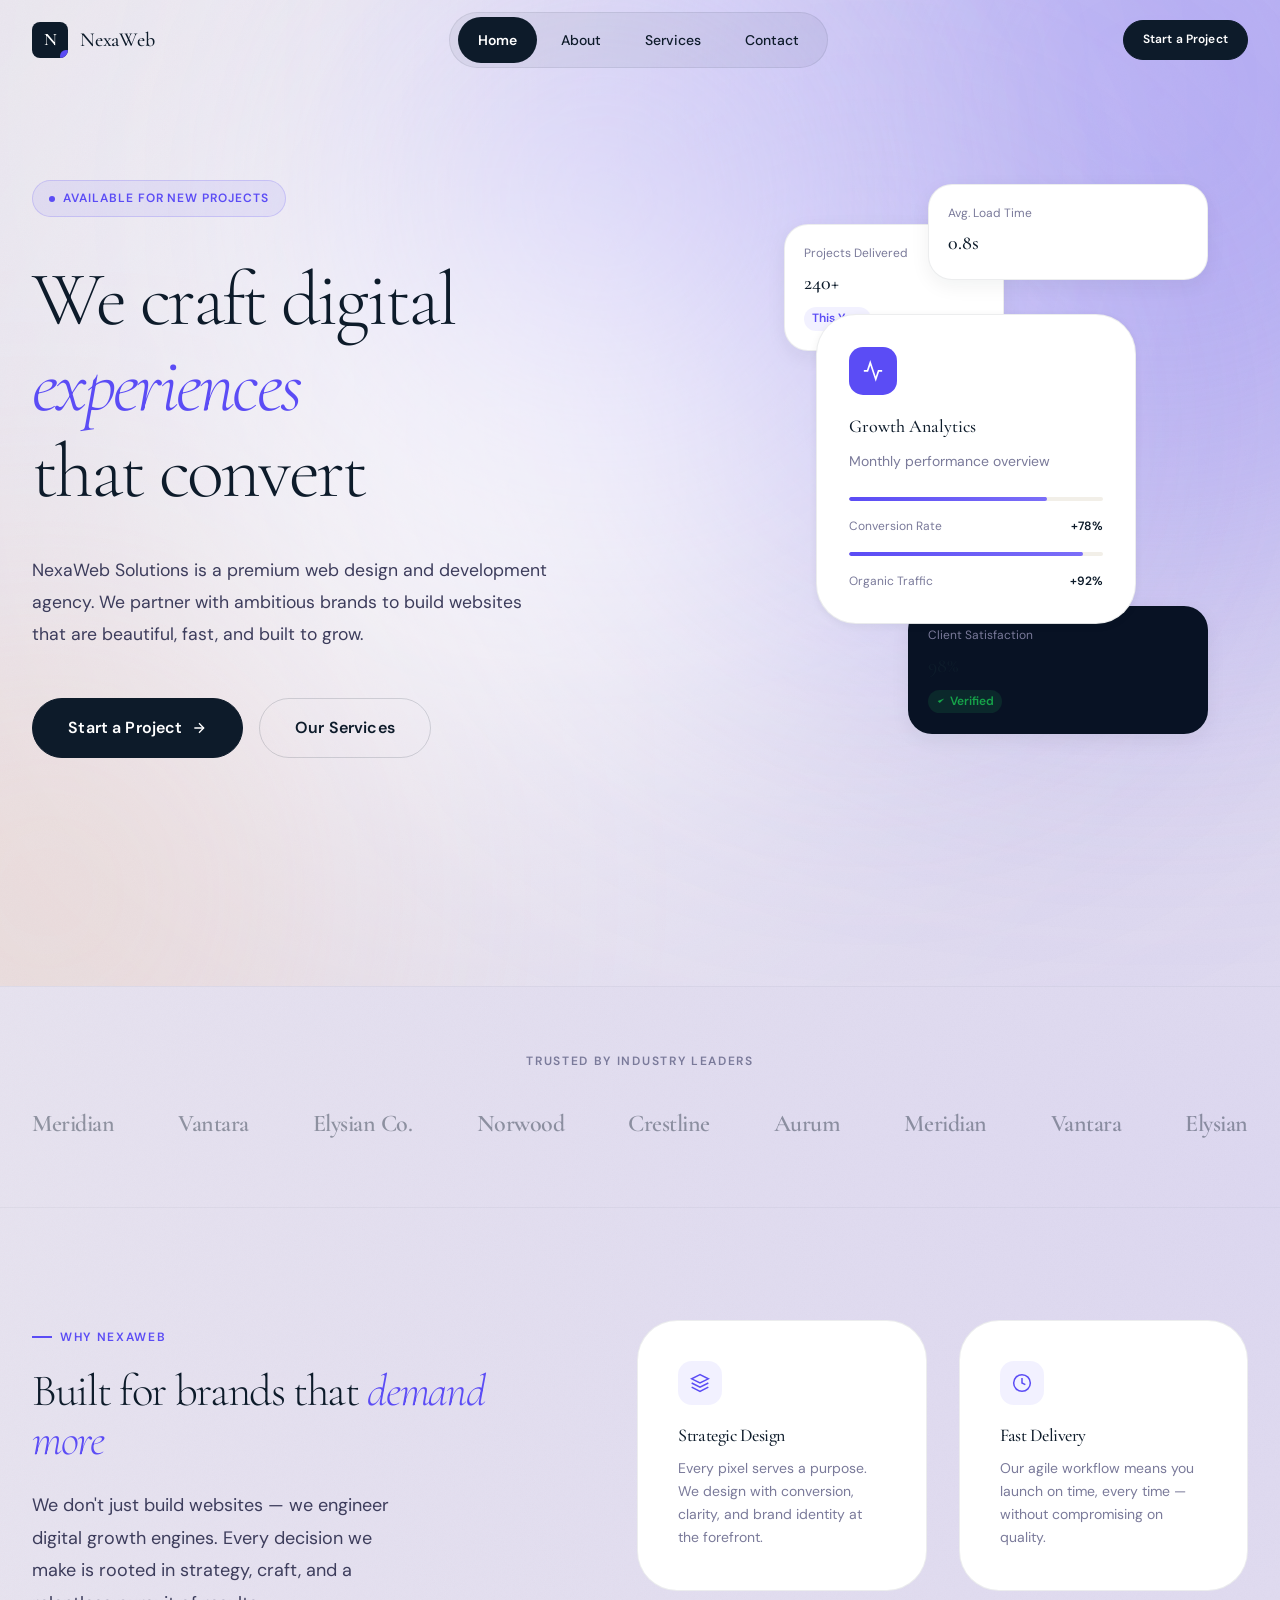
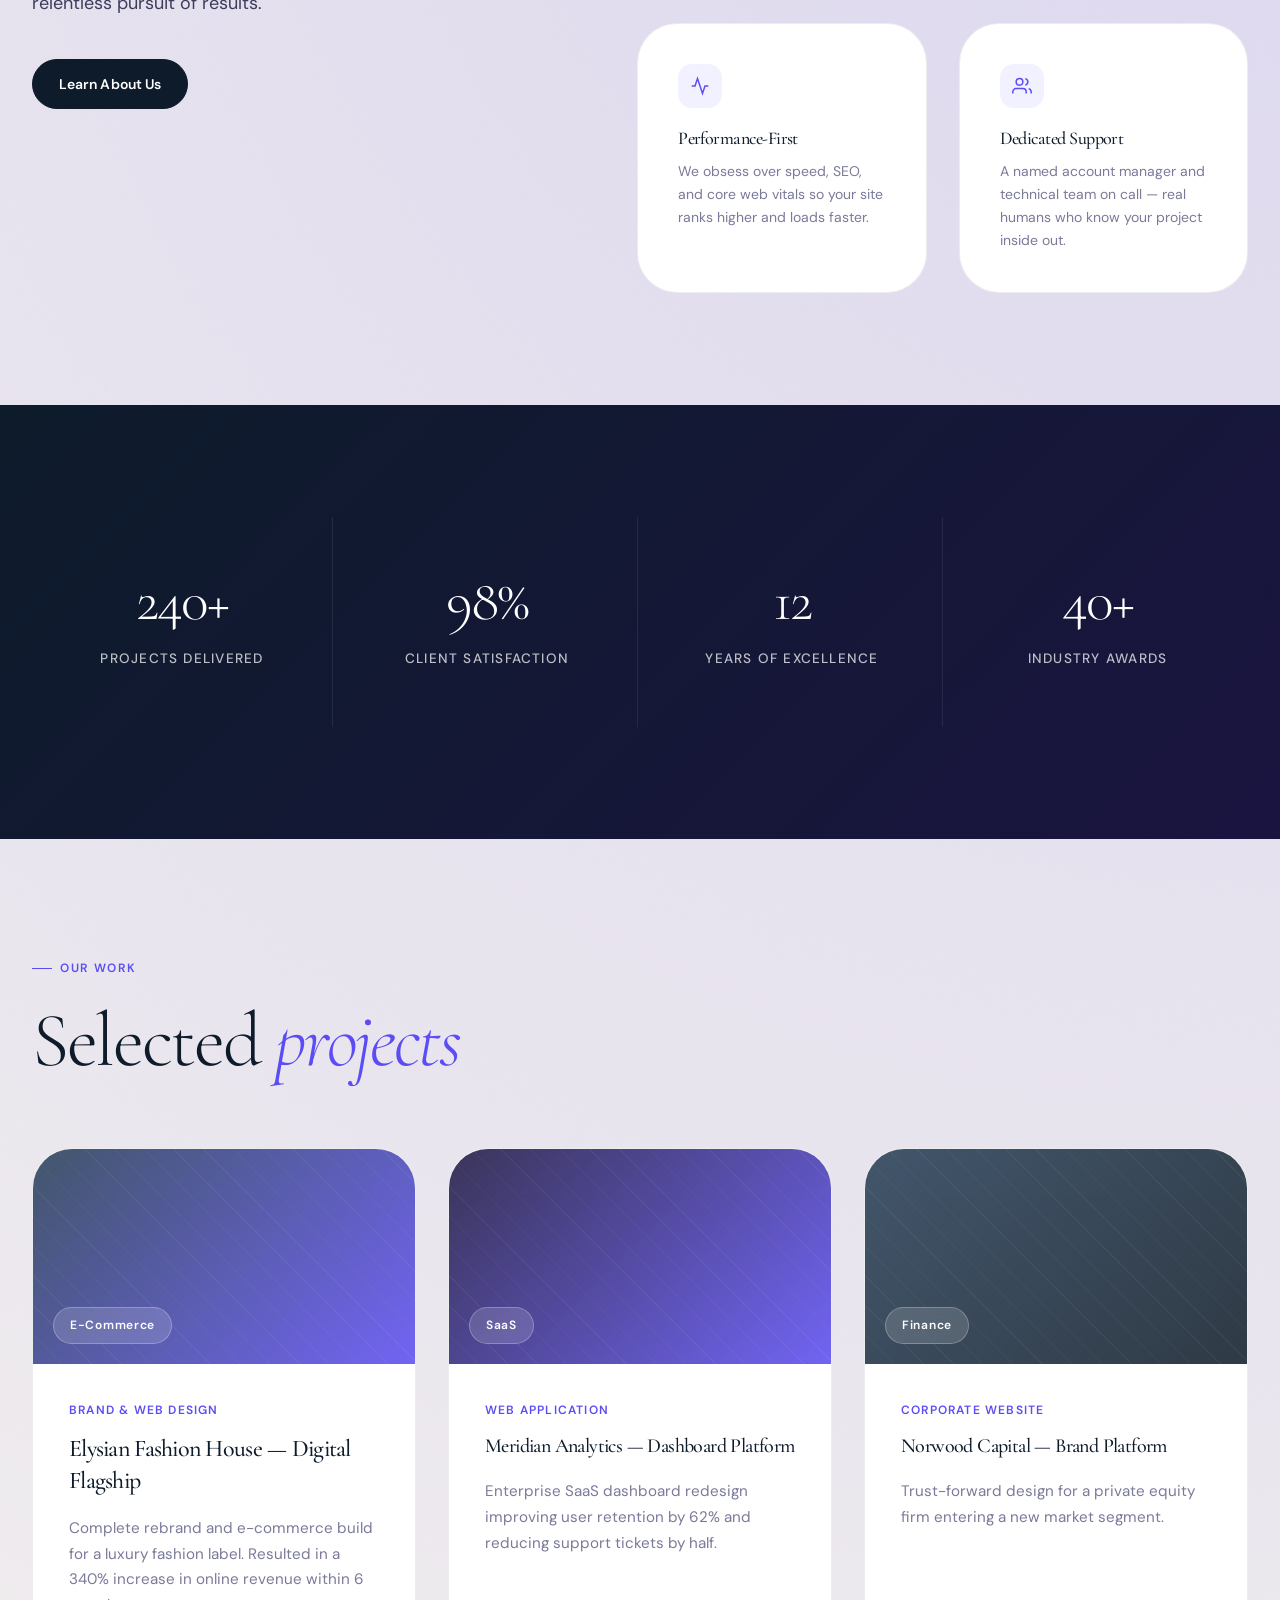
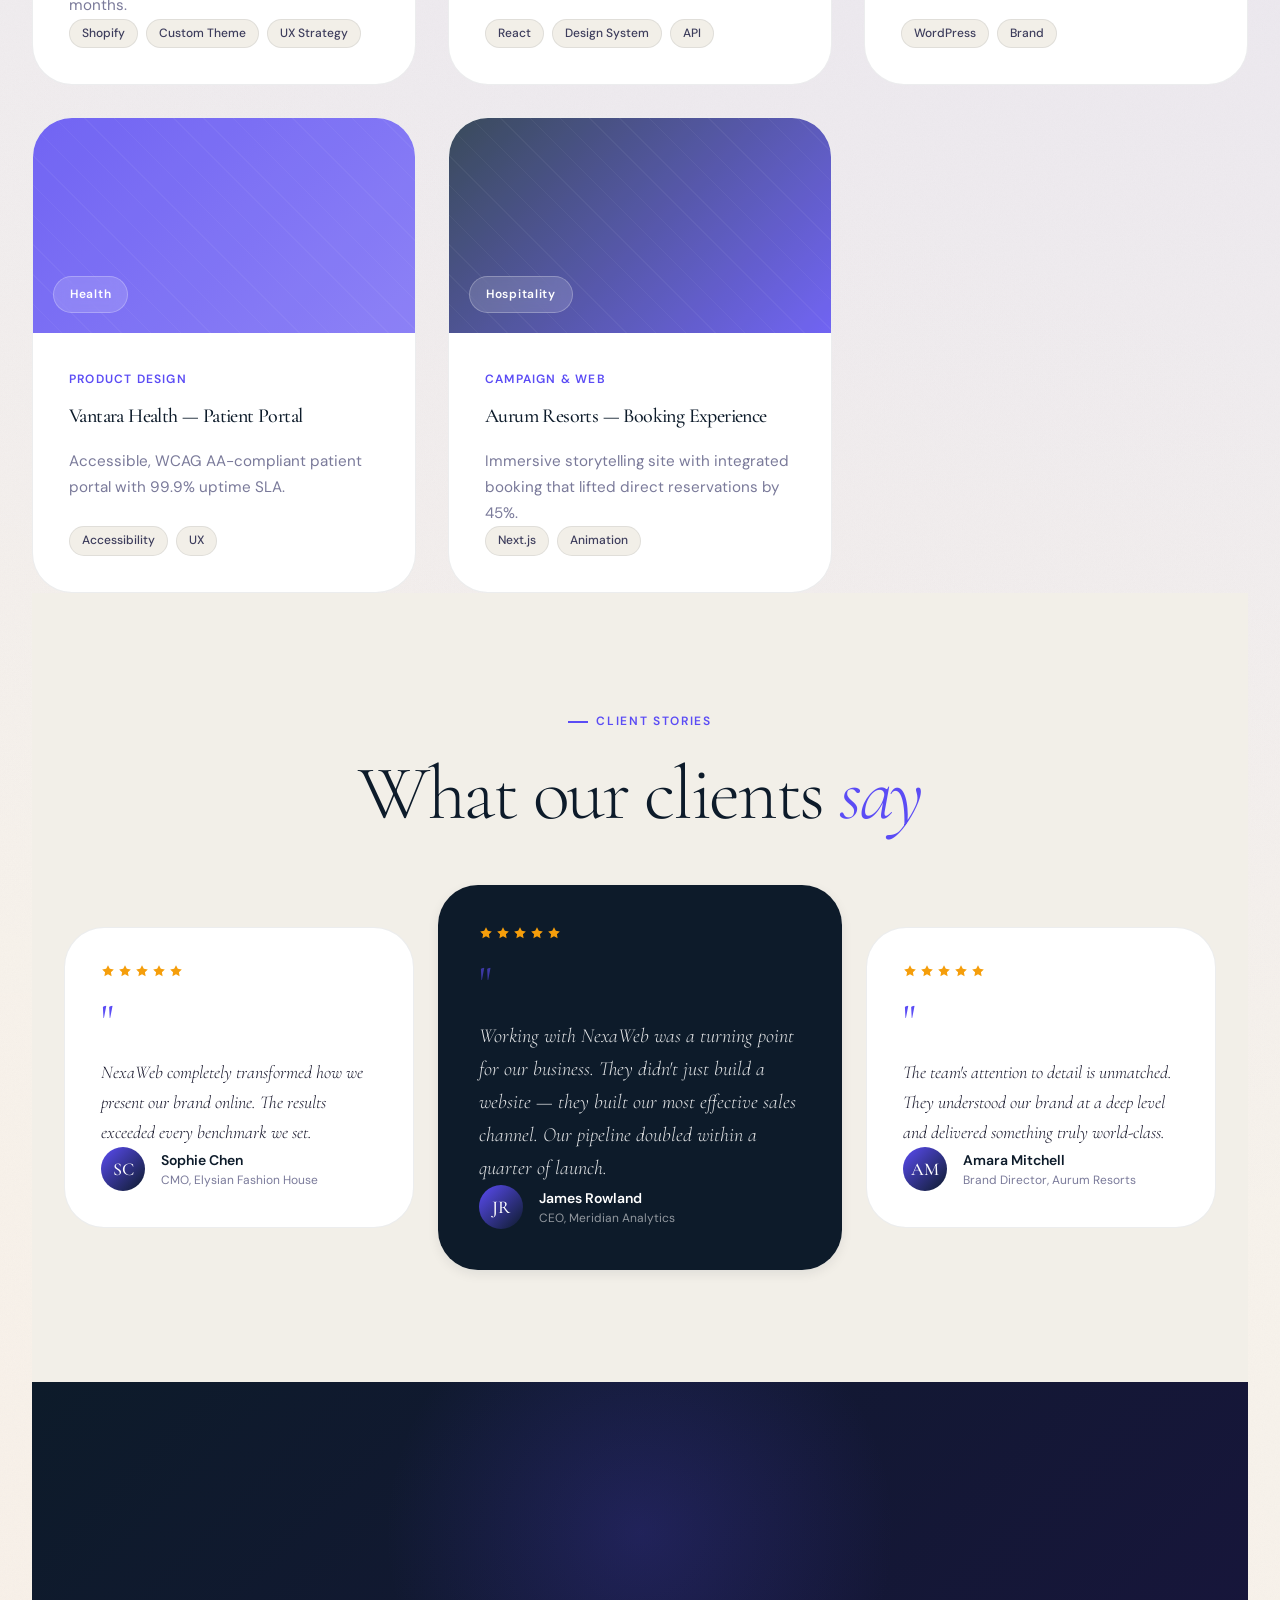
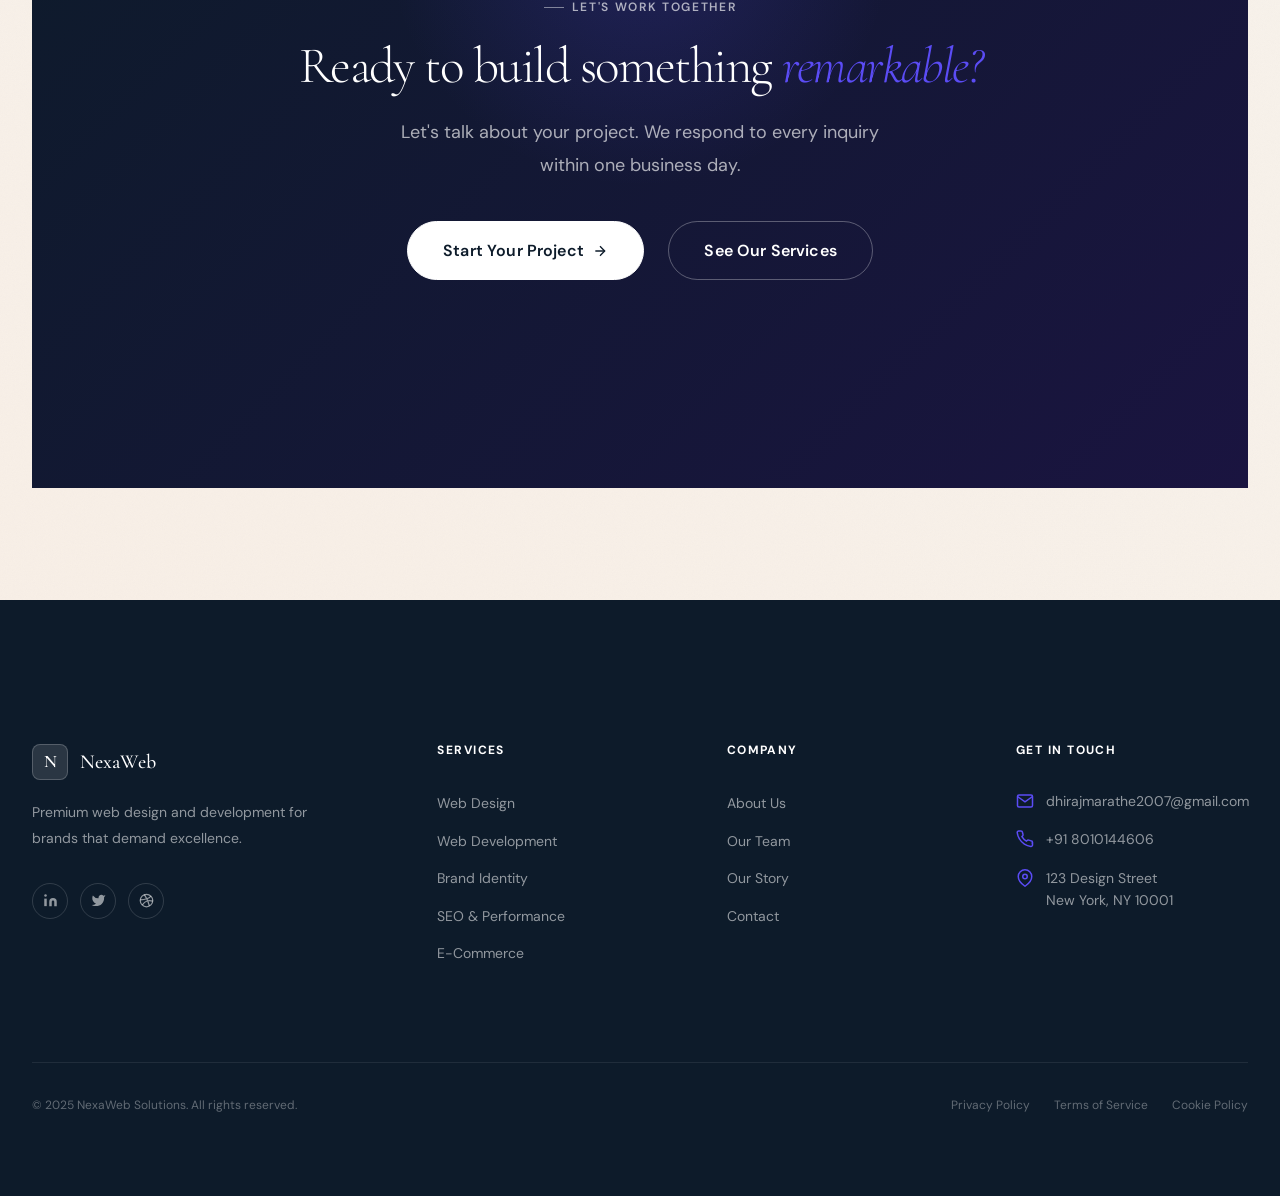
<file: index.html>
<!DOCTYPE html>
<html lang="en">
<head>
  <meta charset="UTF-8" />
  <meta name="viewport" content="width=device-width, initial-scale=1.0" />
  <meta name="description" content="NexaWeb Solutions — Premium web design and development agency crafting digital experiences that elevate your brand." />
  <title>NexaWeb Solutions — Premium Web Agency</title>

  <!-- Favicon placeholder -->
  <link rel="icon" type="image/svg+xml" href="data:image/svg+xml,<svg xmlns='http://www.w3.org/2000/svg' viewBox='0 0 36 36'><rect width='36' height='36' rx='8' fill='%230D1B2A'/><text x='50%' y='54%' dominant-baseline='middle' text-anchor='middle' font-family='serif' font-size='20' fill='white'>N</text></svg>" />

  <!-- Stylesheets -->
  <link rel="stylesheet" href="css/style.css" />
  <link rel="stylesheet" href="css/components.css" />
  <link rel="stylesheet" href="css/responsive.css" />
</head>
<body data-page="home">

  <!-- Skip Link -->
  <a class="skip-link" href="#main-content">Skip to main content</a>

  <!-- ── Navbar ─────────────────────────────────────────── -->
  <header class="navbar" role="banner">
    <div class="navbar__inner">
      <a class="navbar__logo" href="index.html" aria-label="NexaWeb Solutions — Home">
        <div class="navbar__logo-mark" aria-hidden="true"></div>
        <span class="navbar__logo-text">NexaWeb</span>
      </a>

      <nav class="navbar__nav" aria-label="Primary navigation">
        <a class="navbar__link" href="index.html">Home</a>
        <a class="navbar__link" href="about.html">About</a>
        <a class="navbar__link" href="services.html">Services</a>
        <a class="navbar__link" href="contact.html">Contact</a>
      </nav>

      <div class="navbar__actions">
        <a class="btn btn-primary btn-sm" href="contact.html">Start a Project</a>
        <button
          class="navbar__hamburger"
          aria-label="Open navigation menu"
          aria-expanded="false"
          aria-controls="mobile-menu"
        >
          <span aria-hidden="true"></span>
          <span aria-hidden="true"></span>
          <span aria-hidden="true"></span>
        </button>
      </div>
    </div>
  </header>

  <!-- ── Mobile Menu ────────────────────────────────────── -->
  <div class="mobile-menu" id="mobile-menu" role="dialog" aria-modal="true" aria-label="Navigation menu" hidden>
    <nav class="mobile-menu__nav" aria-label="Mobile navigation">
      <a class="mobile-menu__link" href="index.html">Home</a>
      <a class="mobile-menu__link" href="about.html">About</a>
      <a class="mobile-menu__link" href="services.html">Services</a>
      <a class="mobile-menu__link" href="contact.html">Contact</a>
    </nav>
    <div>
      <a class="btn btn-primary" href="contact.html">Start a Project</a>
    </div>
    <button class="mobile-menu__close btn btn-ghost btn-sm" aria-label="Close navigation menu" style="margin-top:auto; align-self:flex-start;">
      <svg width="18" height="18" viewBox="0 0 24 24" fill="none" stroke="currentColor" stroke-width="2" aria-hidden="true"><line x1="18" y1="6" x2="6" y2="18"/><line x1="6" y1="6" x2="18" y2="18"/></svg>
      Close
    </button>
  </div>

  <!-- ── Main Content ───────────────────────────────────── -->
  <main id="main-content">

    <!-- ── Hero ─────────────────────────────────────────── -->
    <section class="hero" aria-labelledby="hero-heading">
      <div class="gradient-bg">
    <div class="blob blob-1"></div>
    <div class="blob blob-2"></div>
    <div class="blob blob-3"></div>
    <div class="blob blob-4"></div>
    <div class="blob blob-5"></div>
    <div class="blob blob-6"></div>
    <div class="blob blob-7"></div>
</div>
      <div class="container">
        <div class="hero__inner">

          <!-- Content -->
          <div class="hero__content">
            <div class="hero__badge" aria-label="Status: Available for new projects">
              <span class="hero__badge-dot" aria-hidden="true"></span>
              <span class="hero__badge-text">Available for new projects</span>
            </div>

            <h1 class="hero__heading" id="hero-heading">
              We craft digital
              <em>experiences</em>
              that convert
            </h1>

            <p class="hero__sub">
              NexaWeb Solutions is a premium web design and development agency. We partner with ambitious brands to build websites that are beautiful, fast, and built to grow.
            </p>

            <div class="hero__actions">
              <a class="btn btn-primary btn-lg btn-arrow" href="contact.html">
                Start a Project
                <svg width="16" height="16" viewBox="0 0 24 24" fill="none" stroke="currentColor" stroke-width="2" aria-hidden="true"><line x1="5" y1="12" x2="19" y2="12"/><polyline points="12 5 19 12 12 19"/></svg>
              </a>
              <a class="btn btn-outline btn-lg" href="services.html">Our Services</a>
            </div>
          </div>

          <!-- Visual -->
          <div class="hero__visual" aria-hidden="true">
            <!-- Main card -->
            <div class="hero__card-main">
              <div class="hero__card-icon">
                <svg viewBox="0 0 24 24" fill="none" stroke="currentColor" stroke-width="1.8" aria-hidden="true"><polyline points="22 12 18 12 15 21 9 3 6 12 2 12"/></svg>
              </div>
              <div class="hero__card-title">Growth Analytics</div>
              <div class="hero__card-sub">Monthly performance overview</div>
              <div class="hero__card-bar">
                <div class="hero__card-bar-fill" style="width: 78%"></div>
              </div>
              <div class="hero__card-stat">
                <span>Conversion Rate</span>
                <strong>+78%</strong>
              </div>
              <div class="hero__card-bar" style="margin-top: var(--space-4);">
                <div class="hero__card-bar-fill" style="width: 92%"></div>
              </div>
              <div class="hero__card-stat">
                <span>Organic Traffic</span>
                <strong>+92%</strong>
              </div>
            </div>

            <!-- Floating card: top-left -->
            <div class="hero__card-float hero__card-float--tl">
              <div class="hero__float-label">Projects Delivered</div>
              <div class="hero__float-value">240+</div>
              <div class="hero__float-badge hero__float-badge--accent">This Year</div>
            </div>

            <!-- Floating card: bottom-right -->
            <div class="hero__card-float hero__card-float--br">
              <div class="hero__float-label">Client Satisfaction</div>
              <div class="hero__float-value">98%</div>
              <div class="hero__float-badge">
                <svg width="10" height="10" viewBox="0 0 24 24" fill="currentColor" aria-hidden="true"><polyline points="20 6 9 17 4 12"/></svg>
                Verified
              </div>
            </div>

            <!-- Floating card: top-right -->
            <div class="hero__card-float hero__card-float--tr">
              <div class="hero__float-label">Avg. Load Time</div>
              <div class="hero__float-value">0.8s</div>
            </div>
          </div>

        </div>
      </div>
    </section>

    <!-- ── Trusted By ────────────────────────────────────── -->
    <section class="trusted" aria-label="Trusted by leading brands">
      <div class="container">
        <p class="trusted__label">Trusted by industry leaders</p>
        <div class="trusted__marquee">
          <div class="trusted__logos" role="list">
            <!-- First set -->
            <span class="trusted__logo" role="listitem">Meridian</span>
            <span class="trusted__logo" role="listitem">Vantara</span>
            <span class="trusted__logo" role="listitem">Elysian Co.</span>
            <span class="trusted__logo" role="listitem">Norwood</span>
            <span class="trusted__logo" role="listitem">Crestline</span>
            <span class="trusted__logo" role="listitem">Aurum</span>
            <!-- Duplicated set for seamless loop -->
            <span class="trusted__logo" role="listitem">Meridian</span>
            <span class="trusted__logo" role="listitem">Vantara</span>
            <span class="trusted__logo" role="listitem">Elysian Co.</span>
            <span class="trusted__logo" role="listitem">Norwood</span>
            <span class="trusted__logo" role="listitem">Crestline</span>
            <span class="trusted__logo" role="listitem">Aurum</span>
          </div>
        </div>
      </div>
    </section>

    <!-- ── Why Choose Us ────────────────────────────────── -->
    <section class="section" id="why" aria-labelledby="why-heading">
      <div class="container">
        <div class="why__inner">

          <!-- Left -->
          <div class="why__left reveal-left">
            <span class="section-label" aria-hidden="true">Why NexaWeb</span>
            <h2 id="why-heading">Built for brands that <em class="heading-highlight">demand more</em></h2>
            <p>We don't just build websites — we engineer digital growth engines. Every decision we make is rooted in strategy, craft, and a relentless pursuit of results.</p>
            <a class="btn btn-primary" href="about.html">Learn About Us</a>
          </div>

          <!-- Right: Cards -->
          <div class="why__cards" role="list">
            <div class="why__card reveal reveal-delay-1" role="listitem">
              <div class="why__card-icon" aria-hidden="true">
                <svg viewBox="0 0 24 24" fill="none" stroke="currentColor" stroke-width="1.8"><path d="M12 2L2 7l10 5 10-5-10-5z"/><path d="M2 17l10 5 10-5"/><path d="M2 12l10 5 10-5"/></svg>
              </div>
              <h4>Strategic Design</h4>
              <p>Every pixel serves a purpose. We design with conversion, clarity, and brand identity at the forefront.</p>
            </div>

            <div class="why__card reveal reveal-delay-2" role="listitem">
              <div class="why__card-icon" aria-hidden="true">
                <svg viewBox="0 0 24 24" fill="none" stroke="currentColor" stroke-width="1.8"><circle cx="12" cy="12" r="10"/><polyline points="12 6 12 12 16 14"/></svg>
              </div>
              <h4>Fast Delivery</h4>
              <p>Our agile workflow means you launch on time, every time — without compromising on quality.</p>
            </div>

            <div class="why__card reveal reveal-delay-3" role="listitem">
              <div class="why__card-icon" aria-hidden="true">
                <svg viewBox="0 0 24 24" fill="none" stroke="currentColor" stroke-width="1.8"><polyline points="22 12 18 12 15 21 9 3 6 12 2 12"/></svg>
              </div>
              <h4>Performance-First</h4>
              <p>We obsess over speed, SEO, and core web vitals so your site ranks higher and loads faster.</p>
            </div>

            <div class="why__card reveal reveal-delay-4" role="listitem">
              <div class="why__card-icon" aria-hidden="true">
                <svg viewBox="0 0 24 24" fill="none" stroke="currentColor" stroke-width="1.8"><path d="M17 21v-2a4 4 0 0 0-4-4H5a4 4 0 0 0-4 4v2"/><circle cx="9" cy="7" r="4"/><path d="M23 21v-2a4 4 0 0 0-3-3.87"/><path d="M16 3.13a4 4 0 0 1 0 7.75"/></svg>
              </div>
              <h4>Dedicated Support</h4>
              <p>A named account manager and technical team on call — real humans who know your project inside out.</p>
            </div>
          </div>

        </div>
      </div>
    </section>

    <!-- ── Statistics ────────────────────────────────────── -->
    <section class="section section--dark" aria-label="Agency statistics">
      <div class="container">
        <div class="stats__grid" role="list">
          <div class="stats__item reveal" role="listitem">
            <div class="stats__number">
              <span data-target="240" data-suffix="+">240+</span>
            </div>
            <p class="stats__label">Projects Delivered</p>
          </div>
          <div class="stats__item reveal reveal-delay-1" role="listitem">
            <div class="stats__number">
              <span data-target="98" data-suffix="%">98%</span>
            </div>
            <p class="stats__label">Client Satisfaction</p>
          </div>
          <div class="stats__item reveal reveal-delay-2" role="listitem">
            <div class="stats__number">
              <span data-target="12">12</span>
            </div>
            <p class="stats__label">Years of Excellence</p>
          </div>
          <div class="stats__item reveal reveal-delay-3" role="listitem">
            <div class="stats__number">
              <span data-target="40" data-suffix="+">40+</span>
            </div>
            <p class="stats__label">Industry Awards</p>
          </div>
        </div>
      </div>
    </section>

    <!-- ── Featured Projects ─────────────────────────────── -->
    <section class="section" id="projects" aria-labelledby="projects-heading">
      <div class="container">

        <div class="projects__header">
          <div class="section-header reveal-left">
            <span class="section-label" aria-hidden="true">Our Work</span>
            <h2 id="projects-heading">Selected <em class="heading-highlight">projects</em></h2>
          </div>
          <a class="link-arrow reveal-right" href="services.html" aria-label="View all projects">
            View all work
            <svg viewBox="0 0 24 24" fill="none" stroke="currentColor" stroke-width="2" aria-hidden="true"><line x1="5" y1="12" x2="19" y2="12"/><polyline points="12 5 19 12 12 19"/></svg>
          </a>
        </div>

        <!-- Primary Grid -->
<div class="projects__grid">

  <article class="project-card reveal">
    <div class="project-card__image">
      <div class="project-card__image-bg">
        <div class="project-card__image-pattern" aria-hidden="true"></div>
      </div>
      <span class="project-card__image-label">E-Commerce</span>
    </div>

    <div class="project-card__body">
      <p class="project-card__category">Brand &amp; Web Design</p>
      <h3 class="project-card__title">Elysian Fashion House — Digital Flagship</h3>
      <p class="project-card__desc">
        Complete rebrand and e-commerce build for a luxury fashion label.
        Resulted in a 340% increase in online revenue within 6 months.
      </p>

      <div class="project-card__tags" aria-label="Technologies used">
        <span class="tag">Shopify</span>
        <span class="tag">Custom Theme</span>
        <span class="tag">UX Strategy</span>
      </div>
    </div>
  </article>

  <article class="project-card reveal reveal-delay-1">
    <div class="project-card__image">
      <div class="project-card__image-bg" style="background: linear-gradient(135deg, #1A1440 0%, #5B4CF5 100%)">
        <div class="project-card__image-pattern" aria-hidden="true"></div>
      </div>
      <span class="project-card__image-label">SaaS</span>
    </div>

    <div class="project-card__body">
      <p class="project-card__category">Web Application</p>
      <h3 class="project-card__title">Meridian Analytics — Dashboard Platform</h3>
      <p class="project-card__desc">
        Enterprise SaaS dashboard redesign improving user retention by 62%
        and reducing support tickets by half.
      </p>

      <div class="project-card__tags" aria-label="Technologies used">
        <span class="tag">React</span>
        <span class="tag">Design System</span>
        <span class="tag">API</span>
      </div>
    </div>
  </article>



  <article class="project-card reveal">
    <div class="project-card__image">
      <div class="project-card__image-bg" style="background: linear-gradient(135deg, #243B55 0%, #0D1B2A 100%)">
        <div class="project-card__image-pattern" aria-hidden="true"></div>
      </div>
      <span class="project-card__image-label">Finance</span>
    </div>

    <div class="project-card__body">
      <p class="project-card__category">Corporate Website</p>
      <h3 class="project-card__title">Norwood Capital — Brand Platform</h3>
      <p class="project-card__desc">
        Trust-forward design for a private equity firm entering a new market segment.
      </p>

      <div class="project-card__tags">
        <span class="tag">WordPress</span>
        <span class="tag">Brand</span>
      </div>
    </div>
  </article>

  <article class="project-card reveal reveal-delay-1">
    <div class="project-card__image">
      <div class="project-card__image-bg" style="background: linear-gradient(135deg, #5B4CF5 0%, #7B6EF8 100%)">
        <div class="project-card__image-pattern" aria-hidden="true"></div>
      </div>
      <span class="project-card__image-label">Health</span>
    </div>

    <div class="project-card__body">
      <p class="project-card__category">Product Design</p>
      <h3 class="project-card__title">Vantara Health — Patient Portal</h3>
      <p class="project-card__desc">
        Accessible, WCAG AA-compliant patient portal with 99.9% uptime SLA.
      </p>

      <div class="project-card__tags">
        <span class="tag">Accessibility</span>
        <span class="tag">UX</span>
      </div>
    </div>
  </article>

  <article class="project-card reveal reveal-delay-2">
    <div class="project-card__image">
      <div class="project-card__image-bg" style="background: linear-gradient(135deg, #1A2E42 0%, #5B4CF5 100%)">
        <div class="project-card__image-pattern" aria-hidden="true"></div>
      </div>
      <span class="project-card__image-label">Hospitality</span>
    </div>

    <div class="project-card__body">
      <p class="project-card__category">Campaign &amp; Web</p>
      <h3 class="project-card__title">Aurum Resorts — Booking Experience</h3>
      <p class="project-card__desc">
        Immersive storytelling site with integrated booking that lifted direct reservations by 45%.
      </p>

      <div class="project-card__tags">
        <span class="tag">Next.js</span>
        <span class="tag">Animation</span>
      </div>
    </div>
  </article>

</div>
    <!-- ── Testimonials ──────────────────────────────────── -->
    <section class="section section--alt" id="testimonials" aria-labelledby="testimonials-heading">
      <div class="container">
        <div class="section-header--center reveal">
          <span class="section-label" aria-hidden="true">Client Stories</span>
          <h2 id="testimonials-heading">What our clients <em class="heading-highlight">say</em></h2>
        </div>

        <div class="testimonials__grid" style="margin-top: var(--space-12);" role="list">

          <article class="testimonial-card reveal" role="listitem">
            <div class="testimonial-card__stars" aria-label="5 out of 5 stars">
              <svg class="star" viewBox="0 0 24 24" fill="currentColor" aria-hidden="true"><polygon points="12 2 15.09 8.26 22 9.27 17 14.14 18.18 21.02 12 17.77 5.82 21.02 7 14.14 2 9.27 8.91 8.26 12 2"/></svg>
              <svg class="star" viewBox="0 0 24 24" fill="currentColor" aria-hidden="true"><polygon points="12 2 15.09 8.26 22 9.27 17 14.14 18.18 21.02 12 17.77 5.82 21.02 7 14.14 2 9.27 8.91 8.26 12 2"/></svg>
              <svg class="star" viewBox="0 0 24 24" fill="currentColor" aria-hidden="true"><polygon points="12 2 15.09 8.26 22 9.27 17 14.14 18.18 21.02 12 17.77 5.82 21.02 7 14.14 2 9.27 8.91 8.26 12 2"/></svg>
              <svg class="star" viewBox="0 0 24 24" fill="currentColor" aria-hidden="true"><polygon points="12 2 15.09 8.26 22 9.27 17 14.14 18.18 21.02 12 17.77 5.82 21.02 7 14.14 2 9.27 8.91 8.26 12 2"/></svg>
              <svg class="star" viewBox="0 0 24 24" fill="currentColor" aria-hidden="true"><polygon points="12 2 15.09 8.26 22 9.27 17 14.14 18.18 21.02 12 17.77 5.82 21.02 7 14.14 2 9.27 8.91 8.26 12 2"/></svg>
            </div>
            <div class="testimonial-card__quote" aria-hidden="true">"</div>
            <blockquote class="testimonial-card__text">NexaWeb completely transformed how we present our brand online. The results exceeded every benchmark we set.</blockquote>
            <div class="testimonial-card__author">
              <div class="testimonial-card__avatar" aria-hidden="true">SC</div>
              <div>
                <div class="testimonial-card__name">Sophie Chen</div>
                <div class="testimonial-card__role">CMO, Elysian Fashion House</div>
              </div>
            </div>
          </article>

          <article class="testimonial-card testimonial-card--featured reveal reveal-delay-1" role="listitem">
            <div class="testimonial-card__stars" aria-label="5 out of 5 stars">
              <svg class="star" viewBox="0 0 24 24" fill="currentColor" aria-hidden="true"><polygon points="12 2 15.09 8.26 22 9.27 17 14.14 18.18 21.02 12 17.77 5.82 21.02 7 14.14 2 9.27 8.91 8.26 12 2"/></svg>
              <svg class="star" viewBox="0 0 24 24" fill="currentColor" aria-hidden="true"><polygon points="12 2 15.09 8.26 22 9.27 17 14.14 18.18 21.02 12 17.77 5.82 21.02 7 14.14 2 9.27 8.91 8.26 12 2"/></svg>
              <svg class="star" viewBox="0 0 24 24" fill="currentColor" aria-hidden="true"><polygon points="12 2 15.09 8.26 22 9.27 17 14.14 18.18 21.02 12 17.77 5.82 21.02 7 14.14 2 9.27 8.91 8.26 12 2"/></svg>
              <svg class="star" viewBox="0 0 24 24" fill="currentColor" aria-hidden="true"><polygon points="12 2 15.09 8.26 22 9.27 17 14.14 18.18 21.02 12 17.77 5.82 21.02 7 14.14 2 9.27 8.91 8.26 12 2"/></svg>
              <svg class="star" viewBox="0 0 24 24" fill="currentColor" aria-hidden="true"><polygon points="12 2 15.09 8.26 22 9.27 17 14.14 18.18 21.02 12 17.77 5.82 21.02 7 14.14 2 9.27 8.91 8.26 12 2"/></svg>
            </div>
            <div class="testimonial-card__quote" aria-hidden="true">"</div>
            <blockquote class="testimonial-card__text">Working with NexaWeb was a turning point for our business. They didn't just build a website — they built our most effective sales channel. Our pipeline doubled within a quarter of launch.</blockquote>
            <div class="testimonial-card__author">
              <div class="testimonial-card__avatar" aria-hidden="true">JR</div>
              <div>
                <div class="testimonial-card__name">James Rowland</div>
                <div class="testimonial-card__role">CEO, Meridian Analytics</div>
              </div>
            </div>
          </article>

          <article class="testimonial-card reveal reveal-delay-2" role="listitem">
            <div class="testimonial-card__stars" aria-label="5 out of 5 stars">
              <svg class="star" viewBox="0 0 24 24" fill="currentColor" aria-hidden="true"><polygon points="12 2 15.09 8.26 22 9.27 17 14.14 18.18 21.02 12 17.77 5.82 21.02 7 14.14 2 9.27 8.91 8.26 12 2"/></svg>
              <svg class="star" viewBox="0 0 24 24" fill="currentColor" aria-hidden="true"><polygon points="12 2 15.09 8.26 22 9.27 17 14.14 18.18 21.02 12 17.77 5.82 21.02 7 14.14 2 9.27 8.91 8.26 12 2"/></svg>
              <svg class="star" viewBox="0 0 24 24" fill="currentColor" aria-hidden="true"><polygon points="12 2 15.09 8.26 22 9.27 17 14.14 18.18 21.02 12 17.77 5.82 21.02 7 14.14 2 9.27 8.91 8.26 12 2"/></svg>
              <svg class="star" viewBox="0 0 24 24" fill="currentColor" aria-hidden="true"><polygon points="12 2 15.09 8.26 22 9.27 17 14.14 18.18 21.02 12 17.77 5.82 21.02 7 14.14 2 9.27 8.91 8.26 12 2"/></svg>
              <svg class="star" viewBox="0 0 24 24" fill="currentColor" aria-hidden="true"><polygon points="12 2 15.09 8.26 22 9.27 17 14.14 18.18 21.02 12 17.77 5.82 21.02 7 14.14 2 9.27 8.91 8.26 12 2"/></svg>
            </div>
            <div class="testimonial-card__quote" aria-hidden="true">"</div>
            <blockquote class="testimonial-card__text">The team's attention to detail is unmatched. They understood our brand at a deep level and delivered something truly world-class.</blockquote>
            <div class="testimonial-card__author">
              <div class="testimonial-card__avatar" aria-hidden="true">AM</div>
              <div>
                <div class="testimonial-card__name">Amara Mitchell</div>
                <div class="testimonial-card__role">Brand Director, Aurum Resorts</div>
              </div>
            </div>
          </article>

        </div>
      </div>
    </section>

    <!-- ── CTA Banner ────────────────────────────────────── -->
    <section class="cta-banner section" aria-labelledby="cta-heading">
      <div class="container">
        <div class="cta-banner__inner">
          <span class="section-label section-label--light reveal" aria-hidden="true">Let's work together</span>
          <h2 class="cta-banner__heading reveal" id="cta-heading">
            Ready to build something <em class="heading-highlight">remarkable?</em>
          </h2>
          <p class="cta-banner__sub reveal reveal-delay-1">Let's talk about your project. We respond to every inquiry within one business day.</p>
          <div class="cta-banner__actions reveal reveal-delay-2">
            <a class="btn btn-white btn-lg btn-arrow" href="contact.html">
              Start Your Project
              <svg width="16" height="16" viewBox="0 0 24 24" fill="none" stroke="currentColor" stroke-width="2" aria-hidden="true"><line x1="5" y1="12" x2="19" y2="12"/><polyline points="12 5 19 12 12 19"/></svg>
            </a>
            <a class="btn btn-outline-light btn-lg" href="services.html">See Our Services</a>
          </div>
        </div>
      </div>
    </section>

  </main>

  <!-- ── Footer ────────────────────────────────────────────── -->
  <footer class="footer" role="contentinfo">
    <div class="container">
      <div class="footer__grid">

        <!-- Brand -->
        <div class="footer__brand">
          <a class="footer__logo" href="index.html" aria-label="NexaWeb Solutions — Home">
            <div class="footer__logo-mark" aria-hidden="true"></div>
            <span class="footer__logo-text">NexaWeb</span>
          </a>
          <p class="footer__tagline">Premium web design and development for brands that demand excellence.</p>
          <nav class="footer__social" aria-label="Social media links">
            <a class="footer__social-link" href="#" aria-label="Follow us on LinkedIn">
              <svg width="15" height="15" viewBox="0 0 24 24" fill="currentColor" aria-hidden="true"><path d="M16 8a6 6 0 0 1 6 6v7h-4v-7a2 2 0 0 0-2-2 2 2 0 0 0-2 2v7h-4v-7a6 6 0 0 1 6-6z"/><rect x="2" y="9" width="4" height="12"/><circle cx="4" cy="4" r="2"/></svg>
            </a>
            <a class="footer__social-link" href="#" aria-label="Follow us on Twitter / X">
              <svg width="15" height="15" viewBox="0 0 24 24" fill="currentColor" aria-hidden="true"><path d="M23 3a10.9 10.9 0 0 1-3.14 1.53 4.48 4.48 0 0 0-7.86 3v1A10.66 10.66 0 0 1 3 4s-4 9 5 13a11.64 11.64 0 0 1-7 2c9 5 20 0 20-11.5a4.5 4.5 0 0 0-.08-.83A7.72 7.72 0 0 0 23 3z"/></svg>
            </a>
            <a class="footer__social-link" href="#" aria-label="View our work on Dribbble">
              <svg width="15" height="15" viewBox="0 0 24 24" fill="none" stroke="currentColor" stroke-width="2" aria-hidden="true"><circle cx="12" cy="12" r="10"/><path d="M8.56 2.75c4.37 6.03 6.02 9.42 8.03 17.72m2.54-15.38c-3.72 4.35-8.94 5.66-16.88 5.85m19.5 1.9c-3.5-.93-6.63-.82-8.94 0-2.58.92-5.01 2.86-7.44 6.32"/></svg>
            </a>
          </nav>
        </div>

        <!-- Services -->
        <nav aria-label="Services links">
          <h3 class="footer__col-title">Services</h3>
          <ul class="footer__links">
            <li><a class="footer__link" href="services.html">Web Design</a></li>
            <li><a class="footer__link" href="services.html">Web Development</a></li>
            <li><a class="footer__link" href="services.html">Brand Identity</a></li>
            <li><a class="footer__link" href="services.html">SEO &amp; Performance</a></li>
            <li><a class="footer__link" href="services.html">E-Commerce</a></li>
          </ul>
        </nav>

        <!-- Company -->
        <nav aria-label="Company links">
          <h3 class="footer__col-title">Company</h3>
          <ul class="footer__links">
            <li><a class="footer__link" href="about.html">About Us</a></li>
            <li><a class="footer__link" href="about.html#team">Our Team</a></li>
            <li><a class="footer__link" href="about.html#story">Our Story</a></li>
            <li><a class="footer__link" href="contact.html">Contact</a></li>
          </ul>
        </nav>

        <!-- Contact -->
        <div>
          <h3 class="footer__col-title">Get In Touch</h3>
          <div>
            <div class="footer__contact-item">
              <svg class="footer__contact-icon" viewBox="0 0 24 24" fill="none" stroke="currentColor" stroke-width="2" aria-hidden="true"><path d="M4 4h16c1.1 0 2 .9 2 2v12c0 1.1-.9 2-2 2H4c-1.1 0-2-.9-2-2V6c0-1.1.9-2 2-2z"/><polyline points="22,6 12,13 2,6"/></svg>
              <span class="footer__contact-text">dhirajmarathe2007@gmail.com</span>
            </div>
            <div class="footer__contact-item">
              <svg class="footer__contact-icon" viewBox="0 0 24 24" fill="none" stroke="currentColor" stroke-width="2" aria-hidden="true"><path d="M22 16.92v3a2 2 0 0 1-2.18 2 19.79 19.79 0 0 1-8.63-3.07A19.5 19.5 0 0 1 4.69 12 19.79 19.79 0 0 1 1.61 3.38 2 2 0 0 1 3.6 1.18h3a2 2 0 0 1 2 1.72c.127.96.361 1.903.7 2.81a2 2 0 0 1-.45 2.11L7.91 8.92a16 16 0 0 0 6 6l.92-.92a2 2 0 0 1 2.11-.45c.907.339 1.85.573 2.81.7A2 2 0 0 1 21.72 16.92z"/></svg>
              <span class="footer__contact-text">+91 8010144606</span>
            </div>
            <div class="footer__contact-item">
              <svg class="footer__contact-icon" viewBox="0 0 24 24" fill="none" stroke="currentColor" stroke-width="2" aria-hidden="true"><path d="M21 10c0 7-9 13-9 13s-9-6-9-13a9 9 0 0 1 18 0z"/><circle cx="12" cy="10" r="3"/></svg>
              <span class="footer__contact-text">123 Design Street<br>New York, NY 10001</span>
            </div>
          </div>
        </div>

      </div>

      <!-- Bottom Bar -->
      <div class="footer__bottom">
        <p class="footer__copyright">&copy; 2025 NexaWeb Solutions. All rights reserved.</p>
        <nav class="footer__legal" aria-label="Legal links">
          <a class="footer__legal-link" href="#">Privacy Policy</a>
          <a class="footer__legal-link" href="#">Terms of Service</a>
          <a class="footer__legal-link" href="#">Cookie Policy</a>
        </nav>
      </div>
    </div>
  </footer>

  <!-- ── Scripts ────────────────────────────────────────────── -->
  <script type="module" src="js/main.js"></script>

</body>
</html>
</file>
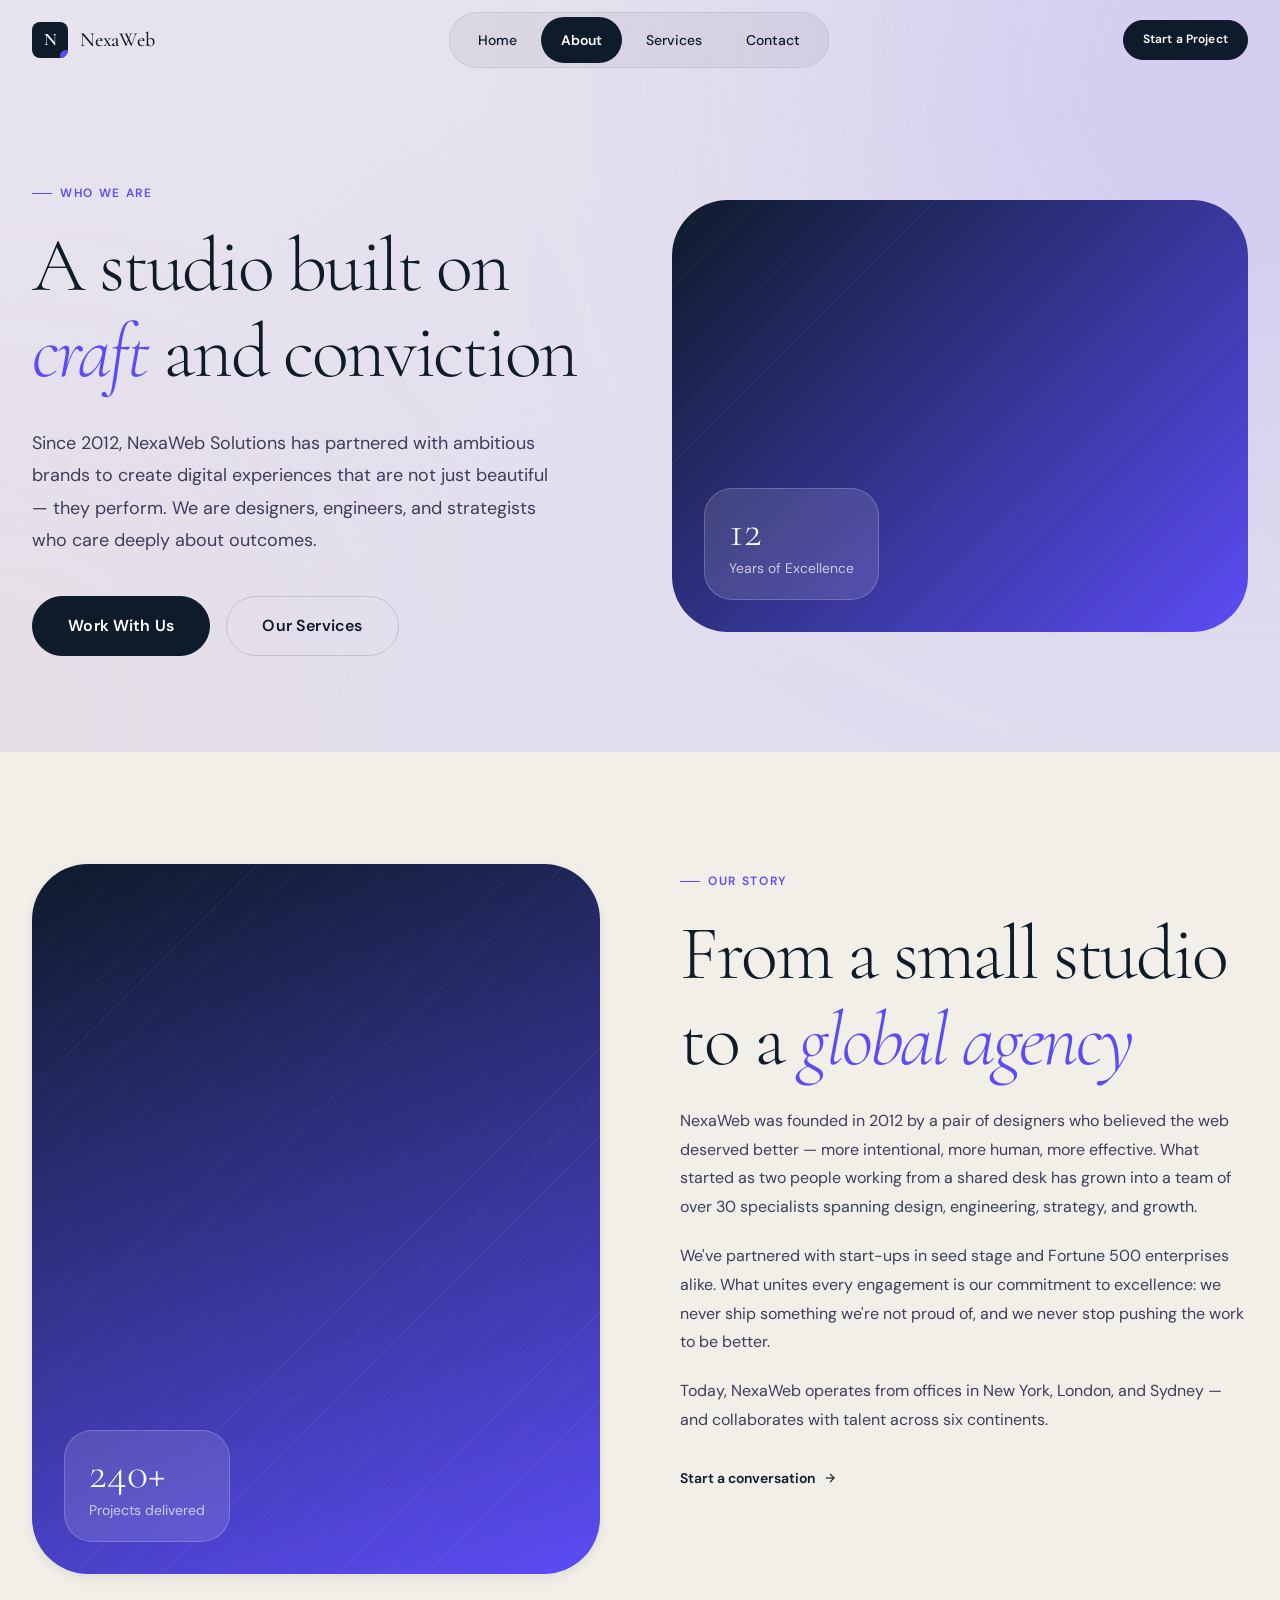
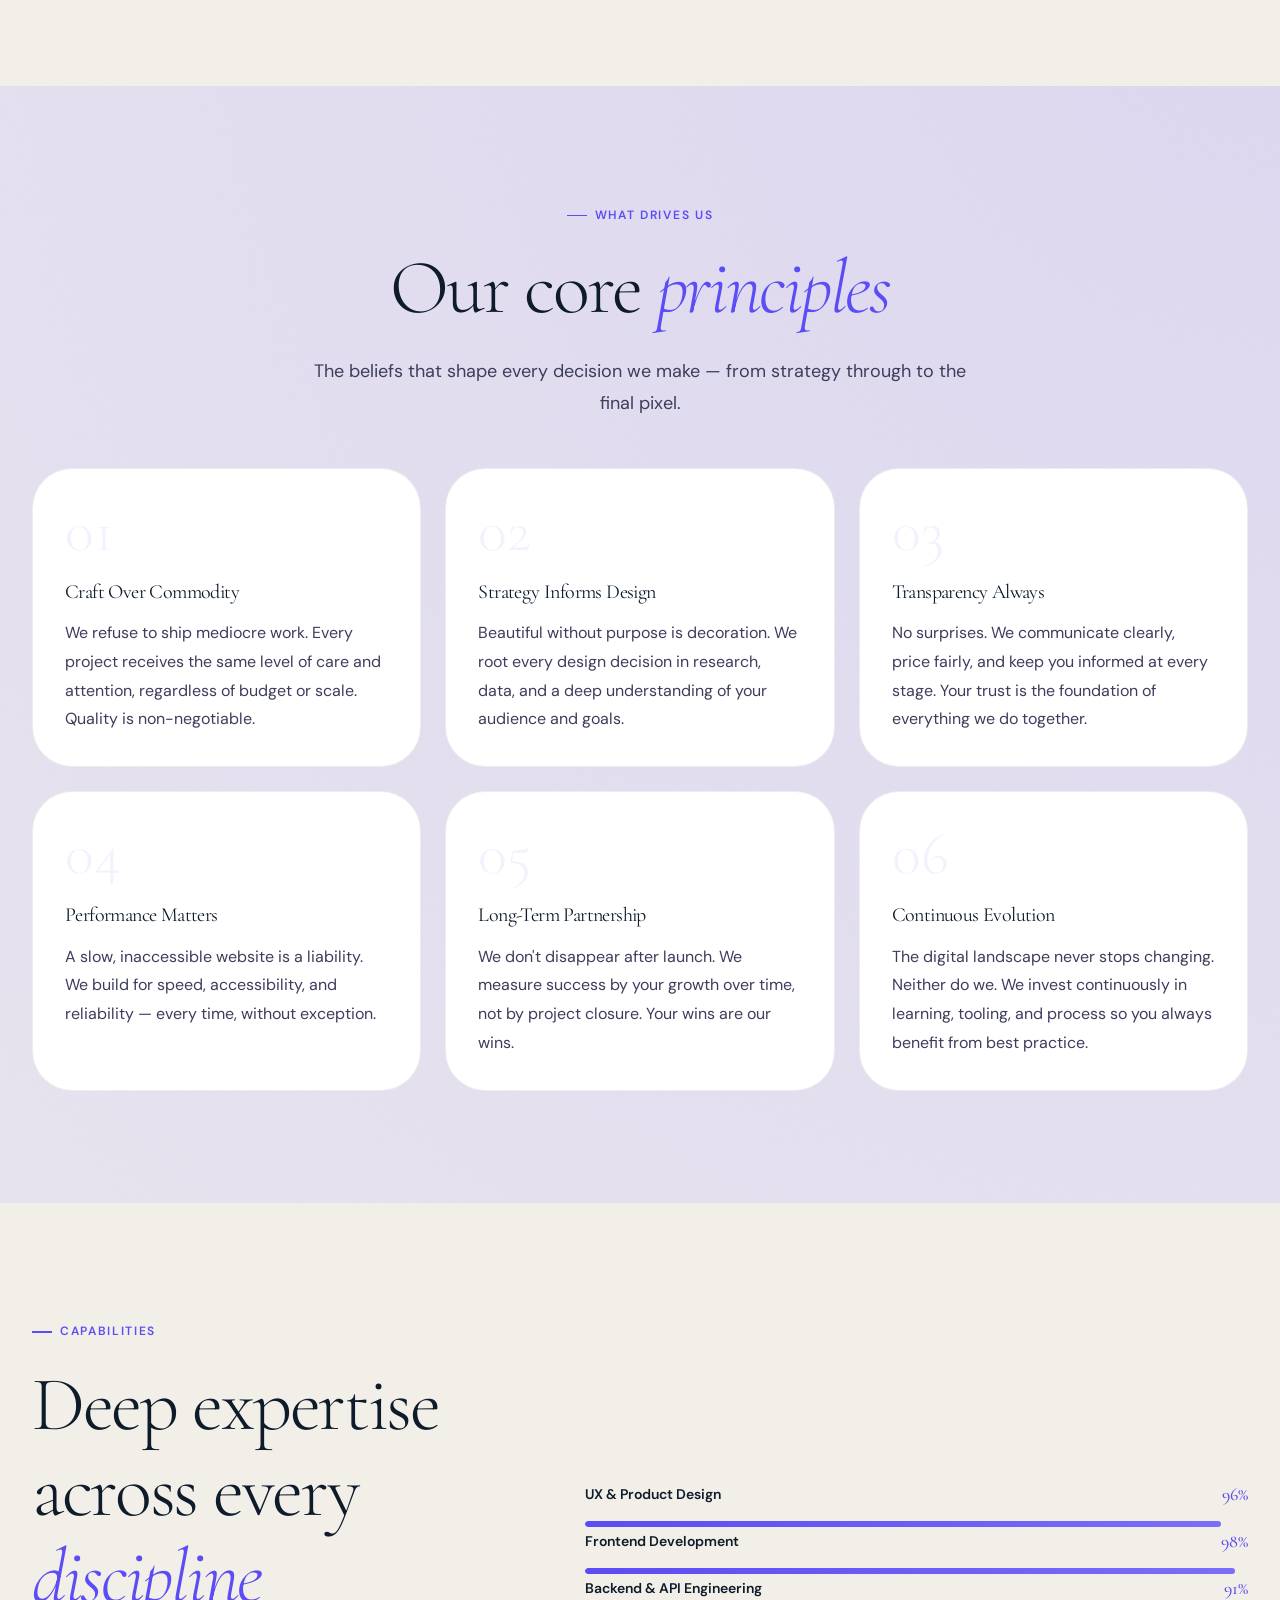
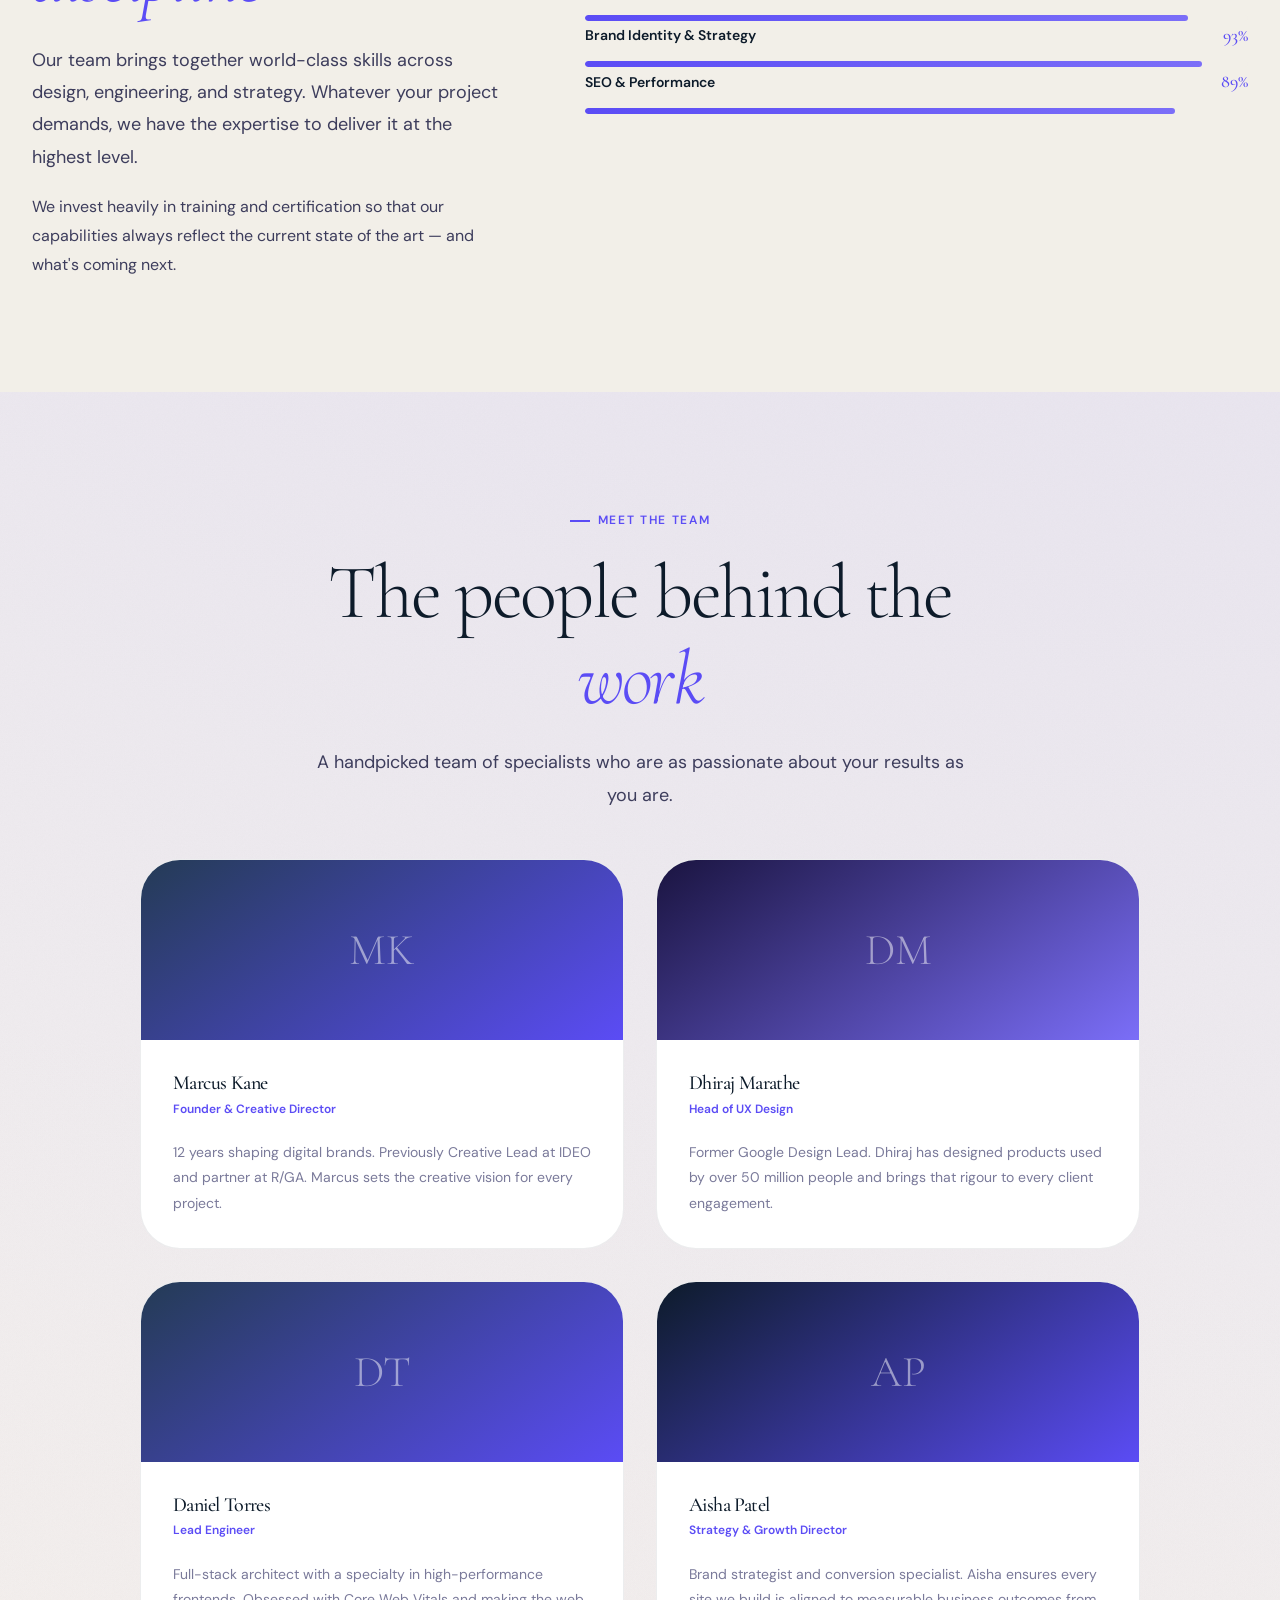
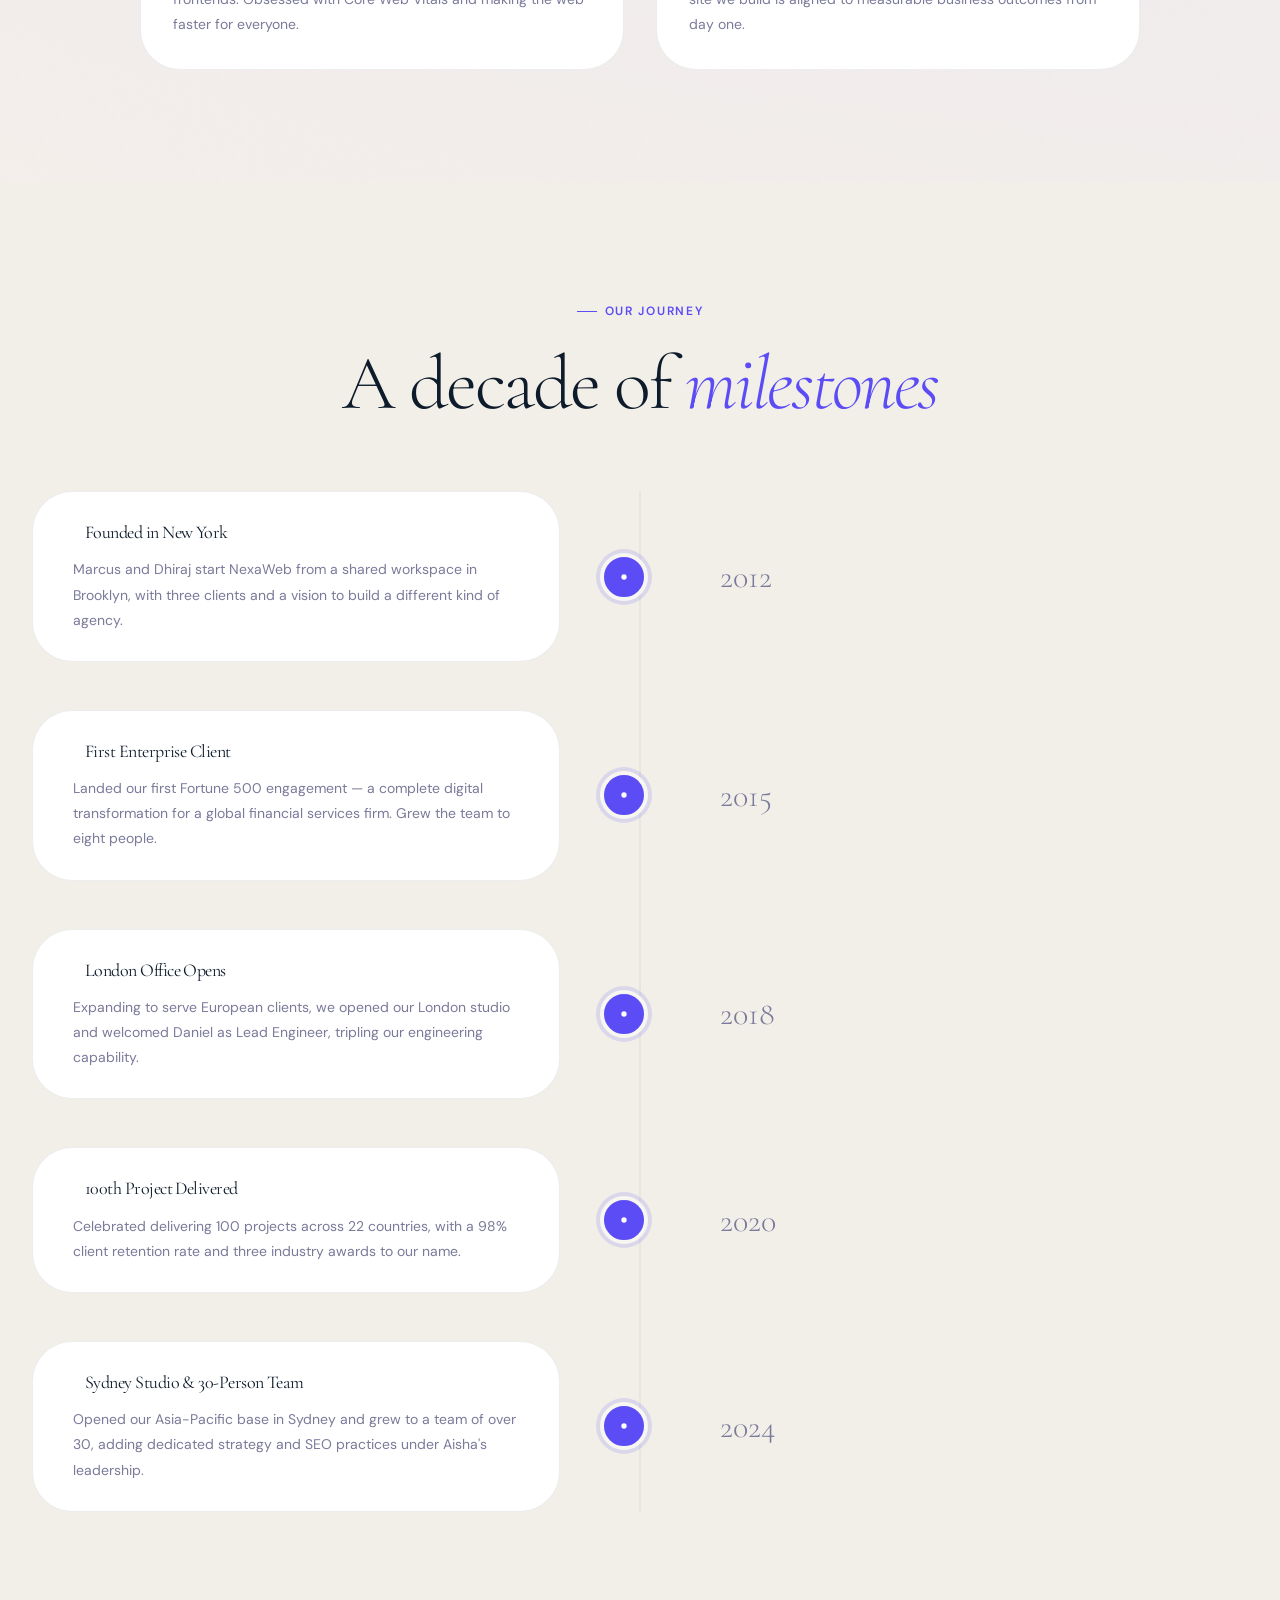
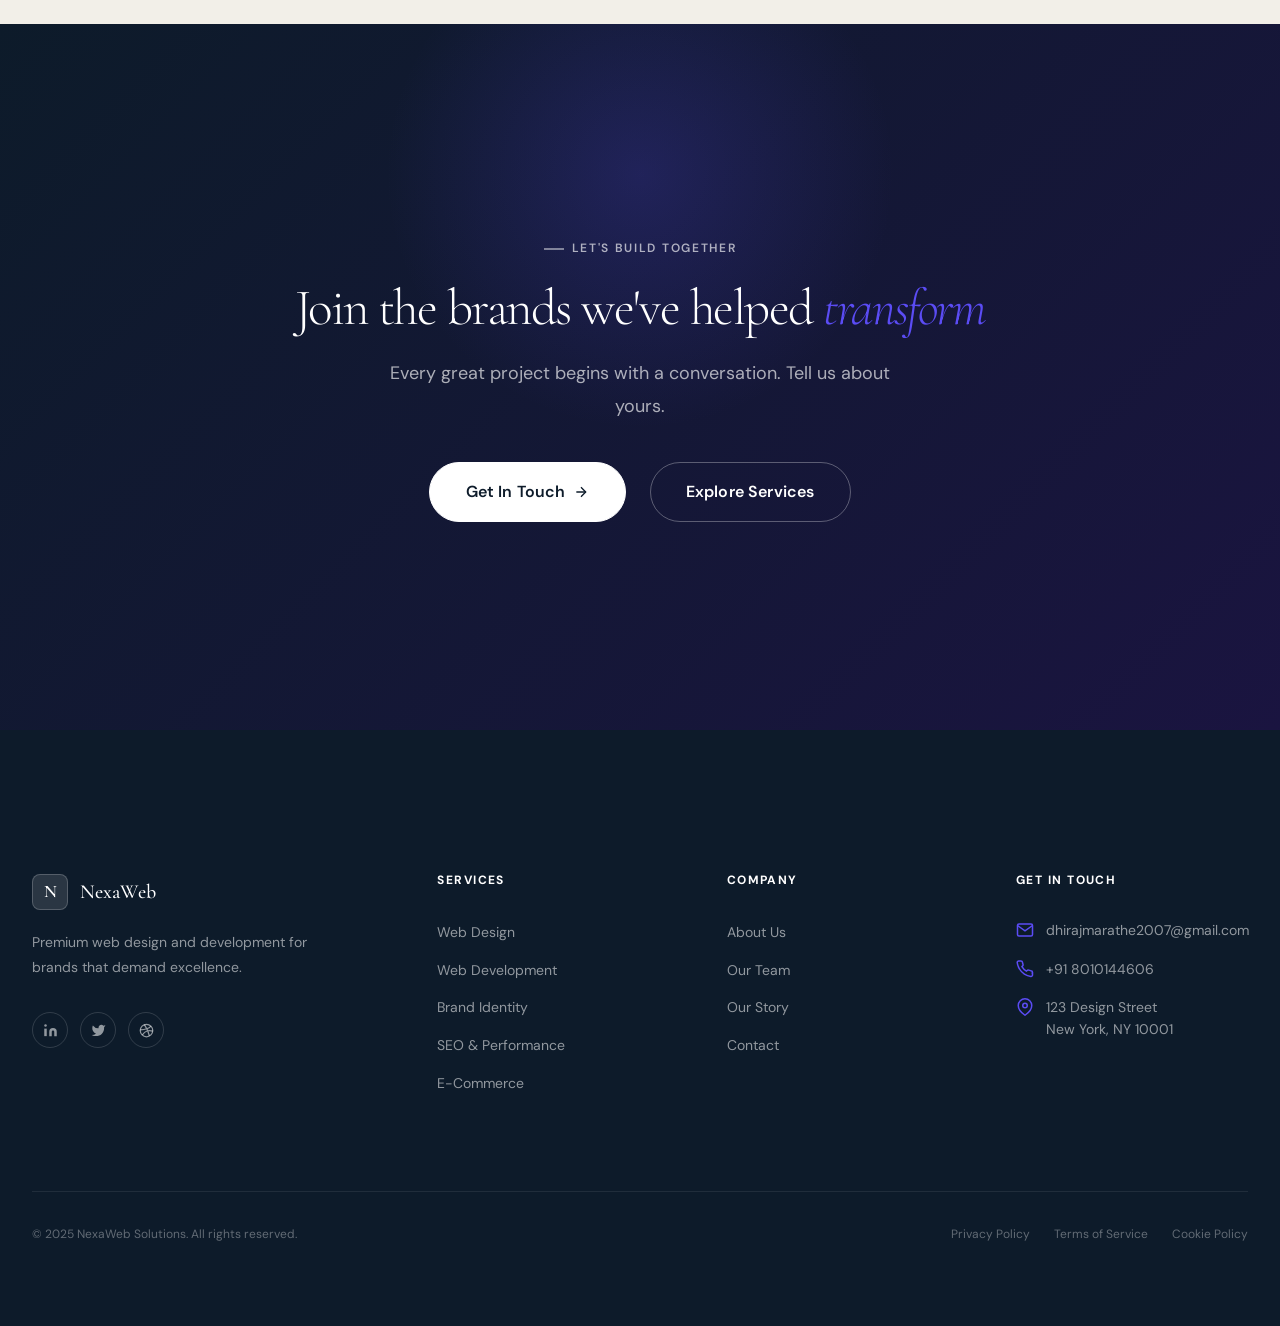
<file: about.html>
<!DOCTYPE html>
<html lang="en">
<head>
  <meta charset="UTF-8" />
  <meta name="viewport" content="width=device-width, initial-scale=1.0" />
  <meta name="description" content="About NexaWeb Solutions — meet the team behind the premium web agency that has been crafting exceptional digital experiences for over a decade." />
  <title>About — NexaWeb Solutions</title>

  <link rel="icon" type="image/svg+xml" href="data:image/svg+xml,<svg xmlns='http://www.w3.org/2000/svg' viewBox='0 0 36 36'><rect width='36' height='36' rx='8' fill='%230D1B2A'/><text x='50%' y='54%' dominant-baseline='middle' text-anchor='middle' font-family='serif' font-size='20' fill='white'>N</text></svg>" />

  <link rel="stylesheet" href="css/style.css" />
  <link rel="stylesheet" href="css/components.css" />
  <link rel="stylesheet" href="css/responsive.css" />
</head>
<body data-page="about">

  <a class="skip-link" href="#main-content">Skip to main content</a>

  <!-- ── Navbar ─────────────────────────────────────────── -->
  <header class="navbar" role="banner">
    <div class="navbar__inner">
      <a class="navbar__logo" href="index.html" aria-label="NexaWeb Solutions — Home">
        <div class="navbar__logo-mark" aria-hidden="true"></div>
        <span class="navbar__logo-text">NexaWeb</span>
      </a>

      <nav class="navbar__nav" aria-label="Primary navigation">
        <a class="navbar__link" href="index.html">Home</a>
        <a class="navbar__link" href="about.html">About</a>
        <a class="navbar__link" href="services.html">Services</a>
        <a class="navbar__link" href="contact.html">Contact</a>
      </nav>

      <div class="navbar__actions">
        <a class="btn btn-primary btn-sm" href="contact.html">Start a Project</a>
        <button
          class="navbar__hamburger"
          aria-label="Open navigation menu"
          aria-expanded="false"
          aria-controls="mobile-menu"
        >
          <span aria-hidden="true"></span>
          <span aria-hidden="true"></span>
          <span aria-hidden="true"></span>
        </button>
      </div>
    </div>
  </header>

  <!-- ── Mobile Menu ────────────────────────────────────── -->
  <div class="mobile-menu" id="mobile-menu" role="dialog" aria-modal="true" aria-label="Navigation menu" hidden>
    <nav class="mobile-menu__nav" aria-label="Mobile navigation">
      <a class="mobile-menu__link" href="index.html">Home</a>
      <a class="mobile-menu__link" href="about.html">About</a>
      <a class="mobile-menu__link" href="services.html">Services</a>
      <a class="mobile-menu__link" href="contact.html">Contact</a>
    </nav>
    <div>
      <a class="btn btn-primary" href="contact.html">Start a Project</a>
    </div>
    <button class="mobile-menu__close btn btn-ghost btn-sm" aria-label="Close navigation menu" style="margin-top:auto; align-self:flex-start;">
      <svg width="18" height="18" viewBox="0 0 24 24" fill="none" stroke="currentColor" stroke-width="2" aria-hidden="true"><line x1="18" y1="6" x2="6" y2="18"/><line x1="6" y1="6" x2="18" y2="18"/></svg>
      Close
    </button>
  </div>

  <!-- ── Main Content ───────────────────────────────────── -->
  <main id="main-content">

    <!-- ── About Hero ────────────────────────────────────── -->
    <section class="about-hero" aria-labelledby="about-hero-heading">
      <div class="gradient-bg">
    <div class="blob blob-about-1"></div>
    <div class="blob blob-about-2"></div>
</div>
      <div class="container">
        <div class="about-hero__inner">

          <div class="about-hero__content reveal-left">
            <span class="section-label" aria-hidden="true">Who We Are</span>
            <h1 id="about-hero-heading">
              A studio built on <em class="heading-highlight">craft</em> and conviction
            </h1>
            <p style="font-size: var(--text-lg); margin-top: var(--space-6); max-width: 520px;">
              Since 2012, NexaWeb Solutions has partnered with ambitious brands to create digital experiences that are not just beautiful — they perform. We are designers, engineers, and strategists who care deeply about outcomes.
            </p>
            <div style="display:flex; gap: var(--space-4); flex-wrap: wrap; margin-top: var(--space-10);">
              <a class="btn btn-primary btn-lg" href="contact.html">Work With Us</a>
              <a class="btn btn-outline btn-lg" href="services.html">Our Services</a>
            </div>
          </div>

          <div class="reveal-right" aria-hidden="true" style="position: relative;">
            <div style="
              width: 100%;
              aspect-ratio: 4/3;
              background: linear-gradient(135deg, var(--clr-navy) 0%, var(--clr-accent) 100%);
              border-radius: var(--radius-2xl);
              overflow: hidden;
              position: relative;
            ">
              <div style="
                position: absolute; inset: 0;
                background-image: repeating-linear-gradient(-45deg,transparent,transparent 30px,rgba(255,255,255,0.04) 30px,rgba(255,255,255,0.04) 31px);
              "></div>
              <!-- Stat overlay -->
              <div style="
                position: absolute; bottom: var(--space-8); left: var(--space-8);
                background: rgba(255,255,255,0.12);
                backdrop-filter: blur(12px);
                border: 1px solid rgba(255,255,255,0.20);
                border-radius: var(--radius-lg);
                padding: var(--space-5) var(--space-6);
              ">
                <div style="font-family: var(--font-serif); font-size: var(--text-4xl); font-weight: 300; color: white; line-height: 1;">12</div>
                <div style="font-size: var(--text-sm); color: rgba(255,255,255,0.70); margin-top: var(--space-1);">Years of Excellence</div>
              </div>
            </div>
          </div>

        </div>
      </div>
    </section>

    <!-- ── Story Section ─────────────────────────────────── -->
    <section class="section section--alt" id="story" aria-labelledby="story-heading">
      <div class="container">
        <div class="story__inner">

          <!-- Visual -->
          <div class="story__visual reveal-left">
            <div class="story__image-block">
              <div class="story__image-badge">
                <div class="story__badge-number">240+</div>
                <div class="story__badge-text">Projects delivered</div>
              </div>
            </div>
          </div>

          <!-- Content -->
          <div class="reveal-right">
            <span class="section-label" aria-hidden="true">Our Story</span>
            <h2 id="story-heading">From a small studio to a <em class="heading-highlight">global agency</em></h2>
            <p style="margin-top: var(--space-6);">
              NexaWeb was founded in 2012 by a pair of designers who believed the web deserved better — more intentional, more human, more effective. What started as two people working from a shared desk has grown into a team of over 30 specialists spanning design, engineering, strategy, and growth.
            </p>
            <p style="margin-top: var(--space-5);">
              We've partnered with start-ups in seed stage and Fortune 500 enterprises alike. What unites every engagement is our commitment to excellence: we never ship something we're not proud of, and we never stop pushing the work to be better.
            </p>
            <p style="margin-top: var(--space-5);">
              Today, NexaWeb operates from offices in New York, London, and Sydney — and collaborates with talent across six continents.
            </p>
            <a class="link-arrow" href="contact.html" style="margin-top: var(--space-8); display: inline-flex;">
              Start a conversation
              <svg viewBox="0 0 24 24" fill="none" stroke="currentColor" stroke-width="2" aria-hidden="true"><line x1="5" y1="12" x2="19" y2="12"/><polyline points="12 5 19 12 12 19"/></svg>
            </a>
          </div>

        </div>
      </div>
    </section>

    <!-- ── Principles ────────────────────────────────────── -->
    <section class="section" id="principles" aria-labelledby="principles-heading">
      <div class="container">
        <div class="section-header--center reveal">
          <span class="section-label" aria-hidden="true">What Drives Us</span>
          <h2 id="principles-heading">Our core <em class="heading-highlight">principles</em></h2>
          <p>The beliefs that shape every decision we make — from strategy through to the final pixel.</p>
        </div>

        <div class="principles__grid" style="margin-top: var(--space-12);" role="list">

          <article class="principle-card reveal" role="listitem">
            <div class="principle-card__number" aria-hidden="true">01</div>
            <h3>Craft Over Commodity</h3>
            <p>We refuse to ship mediocre work. Every project receives the same level of care and attention, regardless of budget or scale. Quality is non-negotiable.</p>
          </article>

          <article class="principle-card reveal reveal-delay-1" role="listitem">
            <div class="principle-card__number" aria-hidden="true">02</div>
            <h3>Strategy Informs Design</h3>
            <p>Beautiful without purpose is decoration. We root every design decision in research, data, and a deep understanding of your audience and goals.</p>
          </article>

          <article class="principle-card reveal reveal-delay-2" role="listitem">
            <div class="principle-card__number" aria-hidden="true">03</div>
            <h3>Transparency Always</h3>
            <p>No surprises. We communicate clearly, price fairly, and keep you informed at every stage. Your trust is the foundation of everything we do together.</p>
          </article>

          <article class="principle-card reveal reveal-delay-3" role="listitem">
            <div class="principle-card__number" aria-hidden="true">04</div>
            <h3>Performance Matters</h3>
            <p>A slow, inaccessible website is a liability. We build for speed, accessibility, and reliability — every time, without exception.</p>
          </article>

          <article class="principle-card reveal reveal-delay-4" role="listitem">
            <div class="principle-card__number" aria-hidden="true">05</div>
            <h3>Long-Term Partnership</h3>
            <p>We don't disappear after launch. We measure success by your growth over time, not by project closure. Your wins are our wins.</p>
          </article>

          <article class="principle-card reveal reveal-delay-5" role="listitem">
            <div class="principle-card__number" aria-hidden="true">06</div>
            <h3>Continuous Evolution</h3>
            <p>The digital landscape never stops changing. Neither do we. We invest continuously in learning, tooling, and process so you always benefit from best practice.</p>
          </article>

        </div>
      </div>
    </section>

    <!-- ── Expertise ─────────────────────────────────────── -->
    <section class="section section--alt" id="expertise" aria-labelledby="expertise-heading">
      <div class="container">
        <div class="expertise__inner">

          <!-- Right: Text -->
          <div class="reveal-left">
            <span class="section-label" aria-hidden="true">Capabilities</span>
            <h2 id="expertise-heading">Deep expertise across every <em class="heading-highlight">discipline</em></h2>
            <p style="margin-top: var(--space-6); font-size: var(--text-lg);">
              Our team brings together world-class skills across design, engineering, and strategy. Whatever your project demands, we have the expertise to deliver it at the highest level.
            </p>
            <p style="margin-top: var(--space-5);">
              We invest heavily in training and certification so that our capabilities always reflect the current state of the art — and what's coming next.
            </p>
          </div>

          <!-- Left: Bars -->
          <div class="expertise__bars reveal-right" aria-label="Expertise skill levels">

            <div class="expertise__bar-item">
              <div class="expertise__bar-header">
                <span class="expertise__bar-label">UX &amp; Product Design</span>
                <span class="expertise__bar-pct">96%</span>
              </div>
              <div class="expertise__bar-track" role="progressbar" aria-valuenow="96" aria-valuemin="0" aria-valuemax="100" aria-label="UX and Product Design expertise: 96%">
                <div class="expertise__bar-fill" data-width="96"></div>
              </div>
            </div>

            <div class="expertise__bar-item">
              <div class="expertise__bar-header">
                <span class="expertise__bar-label">Frontend Development</span>
                <span class="expertise__bar-pct">98%</span>
              </div>
              <div class="expertise__bar-track" role="progressbar" aria-valuenow="98" aria-valuemin="0" aria-valuemax="100" aria-label="Frontend Development expertise: 98%">
                <div class="expertise__bar-fill" data-width="98"></div>
              </div>
            </div>

            <div class="expertise__bar-item">
              <div class="expertise__bar-header">
                <span class="expertise__bar-label">Backend &amp; API Engineering</span>
                <span class="expertise__bar-pct">91%</span>
              </div>
              <div class="expertise__bar-track" role="progressbar" aria-valuenow="91" aria-valuemin="0" aria-valuemax="100" aria-label="Backend and API Engineering expertise: 91%">
                <div class="expertise__bar-fill" data-width="91"></div>
              </div>
            </div>

            <div class="expertise__bar-item">
              <div class="expertise__bar-header">
                <span class="expertise__bar-label">Brand Identity &amp; Strategy</span>
                <span class="expertise__bar-pct">93%</span>
              </div>
              <div class="expertise__bar-track" role="progressbar" aria-valuenow="93" aria-valuemin="0" aria-valuemax="100" aria-label="Brand Identity and Strategy expertise: 93%">
                <div class="expertise__bar-fill" data-width="93"></div>
              </div>
            </div>

            <div class="expertise__bar-item">
              <div class="expertise__bar-header">
                <span class="expertise__bar-label">SEO &amp; Performance</span>
                <span class="expertise__bar-pct">89%</span>
              </div>
              <div class="expertise__bar-track" role="progressbar" aria-valuenow="89" aria-valuemin="0" aria-valuemax="100" aria-label="SEO and Performance expertise: 89%">
                <div class="expertise__bar-fill" data-width="89"></div>
              </div>
            </div>

          </div>

        </div>
      </div>
    </section>

    <!-- ── Team ──────────────────────────────────────────── -->
    <section class="section" id="team" aria-labelledby="team-heading">
      <div class="container">
        <div class="section-header--center reveal">
          <span class="section-label" aria-hidden="true">Meet The Team</span>
          <h2 id="team-heading">The people behind the <em class="heading-highlight">work</em></h2>
          <p>A handpicked team of specialists who are as passionate about your results as you are.</p>
        </div>

        <div class="team__grid" style="margin-top: var(--space-12);" role="list">

          <article class="team-card reveal" role="listitem">
            <div class="team-card__photo">
              <div class="team-card__photo-initials" aria-hidden="true">MK</div>
            </div>
            <div class="team-card__body">
              <h3 class="team-card__name">Marcus Kane</h3>
              <p class="team-card__role">Founder &amp; Creative Director</p>
              <p class="team-card__bio">12 years shaping digital brands. Previously Creative Lead at IDEO and partner at R/GA. Marcus sets the creative vision for every project.</p>
            </div>
          </article>

          <article class="team-card reveal reveal-delay-1" role="listitem">
            <div class="team-card__photo" style="background: linear-gradient(145deg, #1A1440 0%, #7B6EF8 100%);">
              <div class="team-card__photo-initials" aria-hidden="true">DM</div>
            </div>
            <div class="team-card__body">
              <h3 class="team-card__name">Dhiraj Marathe</h3>
              <p class="team-card__role">Head of UX Design</p>
              <p class="team-card__bio">Former Google Design Lead. Dhiraj has designed products used by over 50 million people and brings that rigour to every client engagement.</p>
            </div>
          </article>

          <article class="team-card reveal reveal-delay-2" role="listitem">
            <div class="team-card__photo" style="background: linear-gradient(145deg, #243B55 0%, #5B4CF5 100%);">
              <div class="team-card__photo-initials" aria-hidden="true">DT</div>
            </div>
            <div class="team-card__body">
              <h3 class="team-card__name">Daniel Torres</h3>
              <p class="team-card__role">Lead Engineer</p>
              <p class="team-card__bio">Full-stack architect with a specialty in high-performance frontends. Obsessed with Core Web Vitals and making the web faster for everyone.</p>
            </div>
          </article>

          <article class="team-card reveal reveal-delay-3" role="listitem">
            <div class="team-card__photo" style="background: linear-gradient(145deg, #0D1B2A 0%, #5B4CF5 100%);">
              <div class="team-card__photo-initials" aria-hidden="true">AP</div>
            </div>
            <div class="team-card__body">
              <h3 class="team-card__name">Aisha Patel</h3>
              <p class="team-card__role">Strategy &amp; Growth Director</p>
              <p class="team-card__bio">Brand strategist and conversion specialist. Aisha ensures every site we build is aligned to measurable business outcomes from day one.</p>
            </div>
          </article>

        </div>
      </div>
    </section>

    <!-- ── Timeline ──────────────────────────────────────── -->
    <section class="section section--alt" id="timeline" aria-labelledby="timeline-heading">
      <div class="container">
        <div class="section-header--center reveal">
          <span class="section-label" aria-hidden="true">Our Journey</span>
          <h2 id="timeline-heading">A decade of <em class="heading-highlight">milestones</em></h2>
        </div>

        <div class="timeline" style="margin-top: var(--space-16);" aria-label="Company timeline">
          <ol class="timeline__items">

            <li class="timeline__item reveal">
              <div class="timeline__content">
                <h4>Founded in New York</h4>
                <p>Marcus and Dhiraj start NexaWeb from a shared workspace in Brooklyn, with three clients and a vision to build a different kind of agency.</p>
              </div>
              <div class="timeline__dot" aria-hidden="true">
                <svg width="16" height="16" viewBox="0 0 24 24" fill="white" aria-hidden="true"><circle cx="12" cy="12" r="4"/></svg>
              </div>
              <div class="timeline__year">2012</div>
            </li>

            <li class="timeline__item reveal reveal-delay-1">
              <div class="timeline__content">
                <h4>First Enterprise Client</h4>
                <p>Landed our first Fortune 500 engagement — a complete digital transformation for a global financial services firm. Grew the team to eight people.</p>
              </div>
              <div class="timeline__dot" aria-hidden="true">
                <svg width="16" height="16" viewBox="0 0 24 24" fill="white" aria-hidden="true"><circle cx="12" cy="12" r="4"/></svg>
              </div>
              <div class="timeline__year">2015</div>
            </li>

            <li class="timeline__item reveal reveal-delay-2">
              <div class="timeline__content">
                <h4>London Office Opens</h4>
                <p>Expanding to serve European clients, we opened our London studio and welcomed Daniel as Lead Engineer, tripling our engineering capability.</p>
              </div>
              <div class="timeline__dot" aria-hidden="true">
                <svg width="16" height="16" viewBox="0 0 24 24" fill="white" aria-hidden="true"><circle cx="12" cy="12" r="4"/></svg>
              </div>
              <div class="timeline__year">2018</div>
            </li>

            <li class="timeline__item reveal reveal-delay-3">
              <div class="timeline__content">
                <h4>100th Project Delivered</h4>
                <p>Celebrated delivering 100 projects across 22 countries, with a 98% client retention rate and three industry awards to our name.</p>
              </div>
              <div class="timeline__dot" aria-hidden="true">
                <svg width="16" height="16" viewBox="0 0 24 24" fill="white" aria-hidden="true"><circle cx="12" cy="12" r="4"/></svg>
              </div>
              <div class="timeline__year">2020</div>
            </li>

            <li class="timeline__item reveal reveal-delay-4">
              <div class="timeline__content">
                <h4>Sydney Studio &amp; 30-Person Team</h4>
                <p>Opened our Asia-Pacific base in Sydney and grew to a team of over 30, adding dedicated strategy and SEO practices under Aisha's leadership.</p>
              </div>
              <div class="timeline__dot" aria-hidden="true">
                <svg width="16" height="16" viewBox="0 0 24 24" fill="white" aria-hidden="true"><circle cx="12" cy="12" r="4"/></svg>
              </div>
              <div class="timeline__year">2024</div>
            </li>

          </ol>
        </div>
      </div>
    </section>

    <!-- ── CTA Banner ────────────────────────────────────── -->
    <section class="cta-banner section" aria-labelledby="about-cta-heading">
      <div class="container">
        <div class="cta-banner__inner">
          <span class="section-label section-label--light reveal" aria-hidden="true">Let's build together</span>
          <h2 class="cta-banner__heading reveal" id="about-cta-heading">
            Join the brands we've helped <em class="heading-highlight">transform</em>
          </h2>
          <p class="cta-banner__sub reveal reveal-delay-1">Every great project begins with a conversation. Tell us about yours.</p>
          <div class="cta-banner__actions reveal reveal-delay-2">
            <a class="btn btn-white btn-lg btn-arrow" href="contact.html">
              Get In Touch
              <svg width="16" height="16" viewBox="0 0 24 24" fill="none" stroke="currentColor" stroke-width="2" aria-hidden="true"><line x1="5" y1="12" x2="19" y2="12"/><polyline points="12 5 19 12 12 19"/></svg>
            </a>
            <a class="btn btn-outline-light btn-lg" href="services.html">Explore Services</a>
          </div>
        </div>
      </div>
    </section>

  </main>

  <!-- ── Footer ────────────────────────────────────────────── -->
  <footer class="footer" role="contentinfo">
    <div class="container">
      <div class="footer__grid">

        <div class="footer__brand">
          <a class="footer__logo" href="index.html" aria-label="NexaWeb Solutions — Home">
            <div class="footer__logo-mark" aria-hidden="true"></div>
            <span class="footer__logo-text">NexaWeb</span>
          </a>
          <p class="footer__tagline">Premium web design and development for brands that demand excellence.</p>
          <nav class="footer__social" aria-label="Social media links">
            <a class="footer__social-link" href="#" aria-label="Follow us on LinkedIn">
              <svg width="15" height="15" viewBox="0 0 24 24" fill="currentColor" aria-hidden="true"><path d="M16 8a6 6 0 0 1 6 6v7h-4v-7a2 2 0 0 0-2-2 2 2 0 0 0-2 2v7h-4v-7a6 6 0 0 1 6-6z"/><rect x="2" y="9" width="4" height="12"/><circle cx="4" cy="4" r="2"/></svg>
            </a>
            <a class="footer__social-link" href="#" aria-label="Follow us on Twitter / X">
              <svg width="15" height="15" viewBox="0 0 24 24" fill="currentColor" aria-hidden="true"><path d="M23 3a10.9 10.9 0 0 1-3.14 1.53 4.48 4.48 0 0 0-7.86 3v1A10.66 10.66 0 0 1 3 4s-4 9 5 13a11.64 11.64 0 0 1-7 2c9 5 20 0 20-11.5a4.5 4.5 0 0 0-.08-.83A7.72 7.72 0 0 0 23 3z"/></svg>
            </a>
            <a class="footer__social-link" href="#" aria-label="View our work on Dribbble">
              <svg width="15" height="15" viewBox="0 0 24 24" fill="none" stroke="currentColor" stroke-width="2" aria-hidden="true"><circle cx="12" cy="12" r="10"/><path d="M8.56 2.75c4.37 6.03 6.02 9.42 8.03 17.72m2.54-15.38c-3.72 4.35-8.94 5.66-16.88 5.85m19.5 1.9c-3.5-.93-6.63-.82-8.94 0-2.58.92-5.01 2.86-7.44 6.32"/></svg>
            </a>
          </nav>
        </div>

        <nav aria-label="Services links">
          <h3 class="footer__col-title">Services</h3>
          <ul class="footer__links">
            <li><a class="footer__link" href="services.html">Web Design</a></li>
            <li><a class="footer__link" href="services.html">Web Development</a></li>
            <li><a class="footer__link" href="services.html">Brand Identity</a></li>
            <li><a class="footer__link" href="services.html">SEO &amp; Performance</a></li>
            <li><a class="footer__link" href="services.html">E-Commerce</a></li>
          </ul>
        </nav>

        <nav aria-label="Company links">
          <h3 class="footer__col-title">Company</h3>
          <ul class="footer__links">
            <li><a class="footer__link" href="about.html">About Us</a></li>
            <li><a class="footer__link" href="about.html#team">Our Team</a></li>
            <li><a class="footer__link" href="about.html#story">Our Story</a></li>
            <li><a class="footer__link" href="contact.html">Contact</a></li>
          </ul>
        </nav>

        <div>
          <h3 class="footer__col-title">Get In Touch</h3>
          <div>
            <div class="footer__contact-item">
              <svg class="footer__contact-icon" viewBox="0 0 24 24" fill="none" stroke="currentColor" stroke-width="2" aria-hidden="true"><path d="M4 4h16c1.1 0 2 .9 2 2v12c0 1.1-.9 2-2 2H4c-1.1 0-2-.9-2-2V6c0-1.1.9-2 2-2z"/><polyline points="22,6 12,13 2,6"/></svg>
              <span class="footer__contact-text">dhirajmarathe2007@gmail.com</span>
            </div>
            <div class="footer__contact-item">
              <svg class="footer__contact-icon" viewBox="0 0 24 24" fill="none" stroke="currentColor" stroke-width="2" aria-hidden="true"><path d="M22 16.92v3a2 2 0 0 1-2.18 2 19.79 19.79 0 0 1-8.63-3.07A19.5 19.5 0 0 1 4.69 12 19.79 19.79 0 0 1 1.61 3.38 2 2 0 0 1 3.6 1.18h3a2 2 0 0 1 2 1.72c.127.96.361 1.903.7 2.81a2 2 0 0 1-.45 2.11L7.91 8.92a16 16 0 0 0 6 6l.92-.92a2 2 0 0 1 2.11-.45c.907.339 1.85.573 2.81.7A2 2 0 0 1 21.72 16.92z"/></svg>
              <span class="footer__contact-text">+91 8010144606</span>
            </div>
            <div class="footer__contact-item">
              <svg class="footer__contact-icon" viewBox="0 0 24 24" fill="none" stroke="currentColor" stroke-width="2" aria-hidden="true"><path d="M21 10c0 7-9 13-9 13s-9-6-9-13a9 9 0 0 1 18 0z"/><circle cx="12" cy="10" r="3"/></svg>
              <span class="footer__contact-text">123 Design Street<br>New York, NY 10001</span>
            </div>
          </div>
        </div>

      </div>

      <div class="footer__bottom">
        <p class="footer__copyright">&copy; 2025 NexaWeb Solutions. All rights reserved.</p>
        <nav class="footer__legal" aria-label="Legal links">
          <a class="footer__legal-link" href="#">Privacy Policy</a>
          <a class="footer__legal-link" href="#">Terms of Service</a>
          <a class="footer__legal-link" href="#">Cookie Policy</a>
        </nav>
      </div>
    </div>
  </footer>

  <script type="module" src="js/main.js"></script>

</body>
</html>
</file>
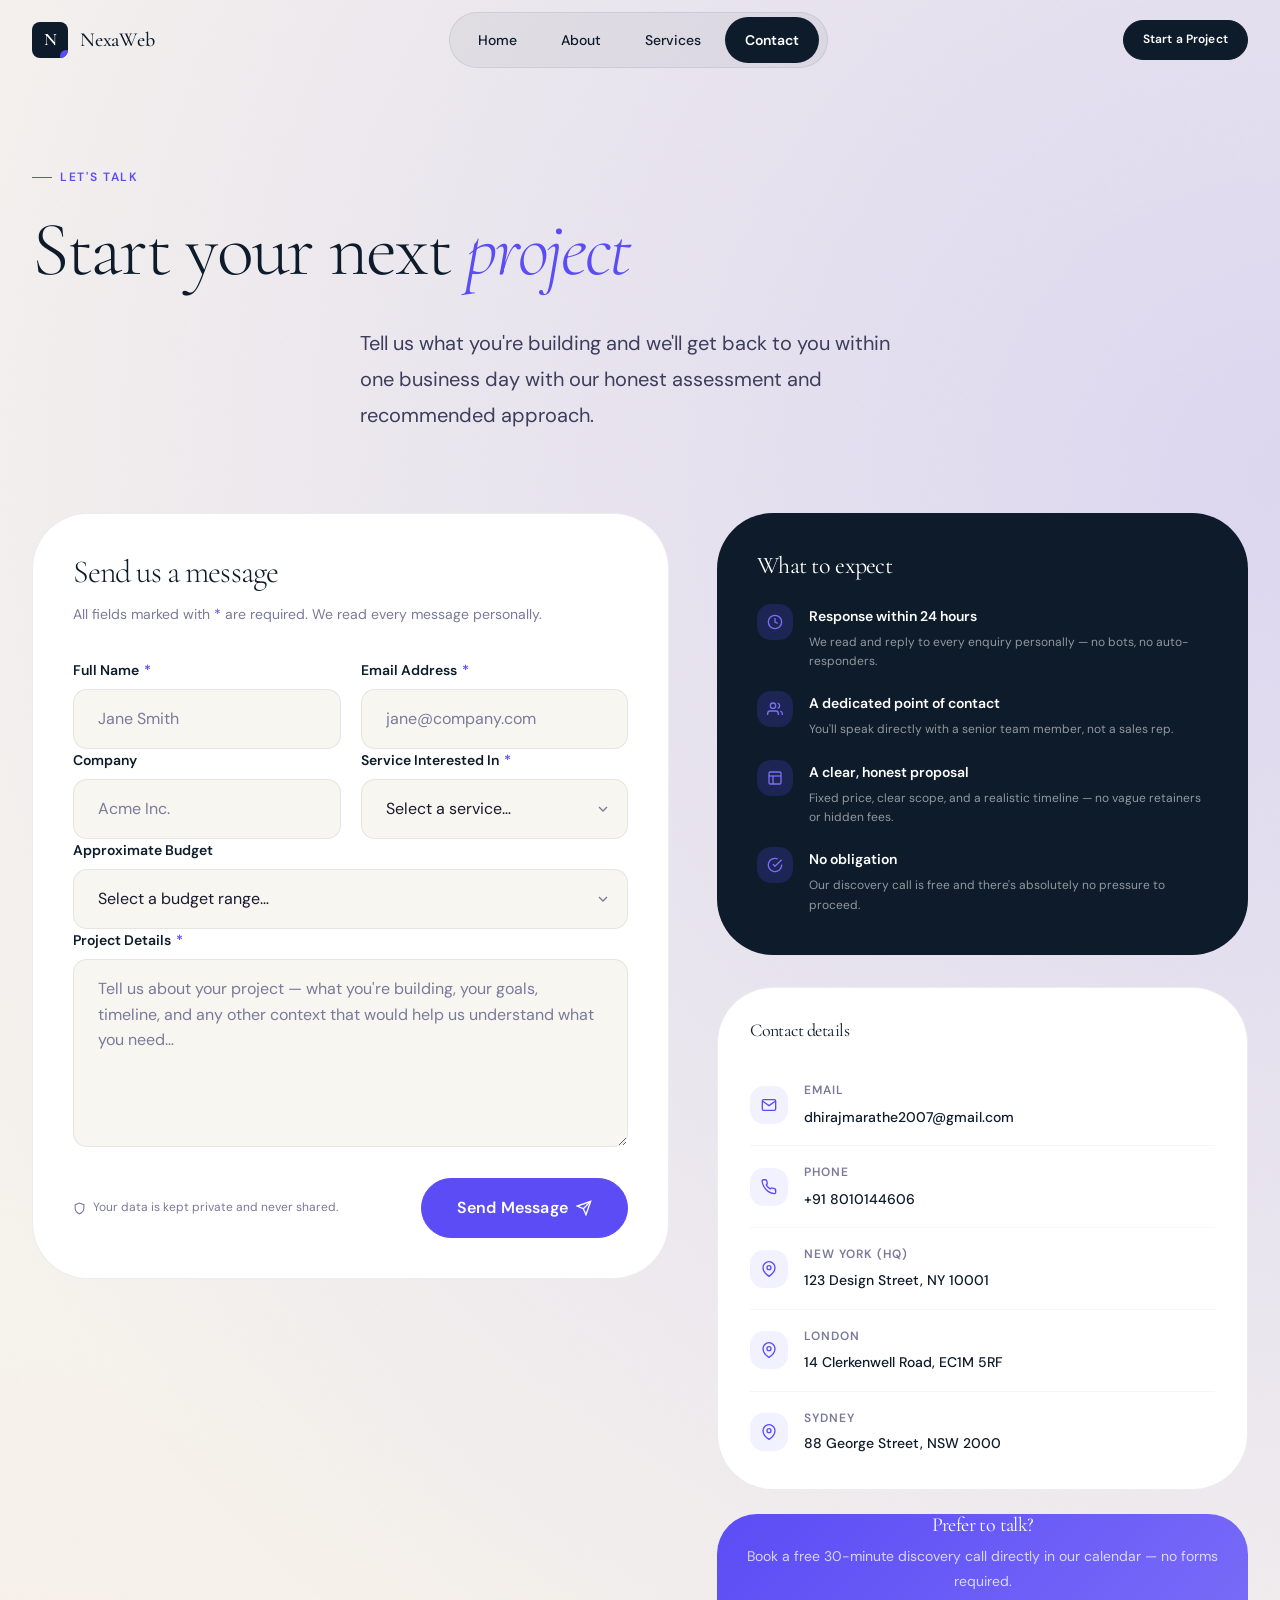
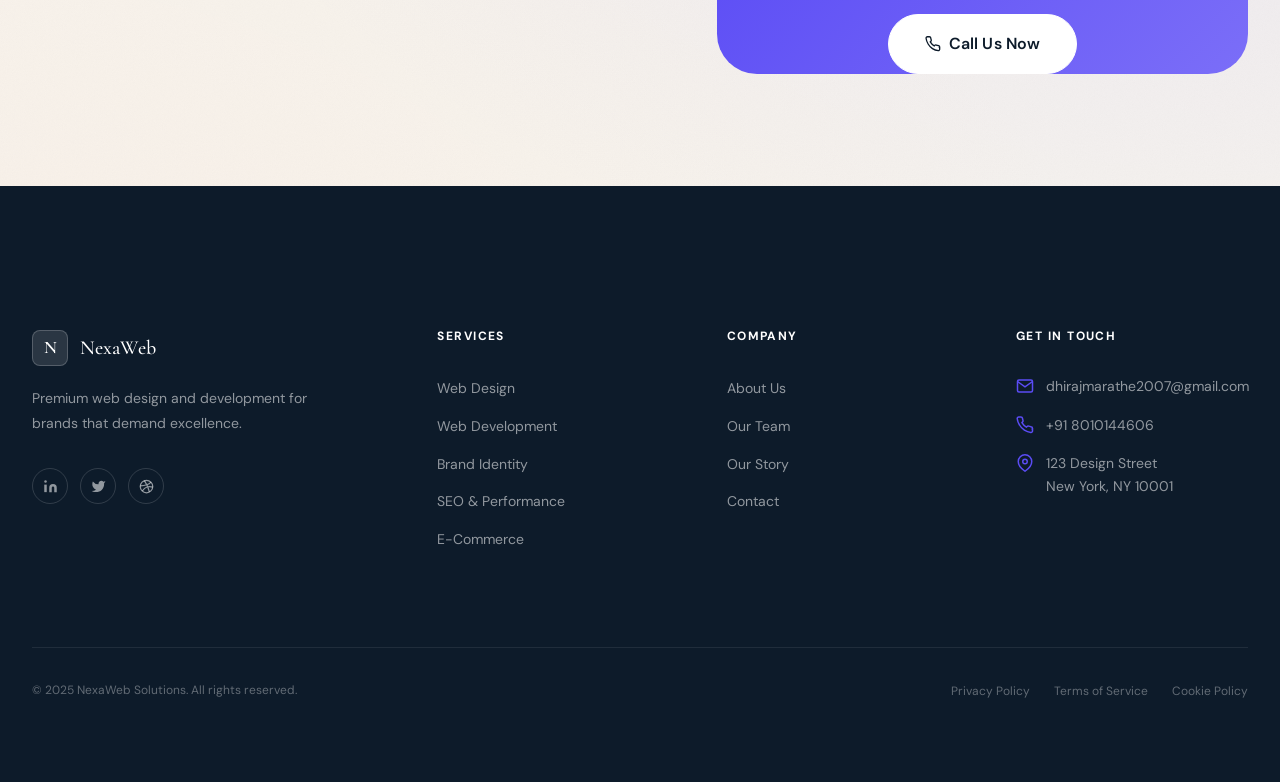
<file: contact.html>
<!DOCTYPE html>
<html lang="en">
<head>
  <meta charset="UTF-8" />
  <meta name="viewport" content="width=device-width, initial-scale=1.0" />
  <meta name="description" content="Contact NexaWeb Solutions — tell us about your project and let's build something remarkable together." />
  <title>Contact — NexaWeb Solutions</title>

  <link rel="icon" type="image/svg+xml" href="data:image/svg+xml,<svg xmlns='http://www.w3.org/2000/svg' viewBox='0 0 36 36'><rect width='36' height='36' rx='8' fill='%230D1B2A'/><text x='50%' y='54%' dominant-baseline='middle' text-anchor='middle' font-family='serif' font-size='20' fill='white'>N</text></svg>" />

  <link rel="stylesheet" href="css/style.css" />
  <link rel="stylesheet" href="css/components.css" />
  <link rel="stylesheet" href="css/responsive.css" />
</head>
<body data-page="contact">

  <a class="skip-link" href="#main-content">Skip to main content</a>

  <!-- ── Navbar ─────────────────────────────────────────── -->
  <header class="navbar" role="banner">
    <div class="navbar__inner">
      <a class="navbar__logo" href="index.html" aria-label="NexaWeb Solutions — Home">
        <div class="navbar__logo-mark" aria-hidden="true"></div>
        <span class="navbar__logo-text">NexaWeb</span>
      </a>

      <nav class="navbar__nav" aria-label="Primary navigation">
        <a class="navbar__link" href="index.html">Home</a>
        <a class="navbar__link" href="about.html">About</a>
        <a class="navbar__link" href="services.html">Services</a>
        <a class="navbar__link" href="contact.html">Contact</a>
      </nav>

      <div class="navbar__actions">
        <a class="btn btn-primary btn-sm" href="contact.html">Start a Project</a>
        <button
          class="navbar__hamburger"
          aria-label="Open navigation menu"
          aria-expanded="false"
          aria-controls="mobile-menu"
        >
          <span aria-hidden="true"></span>
          <span aria-hidden="true"></span>
          <span aria-hidden="true"></span>
        </button>
      </div>
    </div>
  </header>

  <!-- ── Mobile Menu ────────────────────────────────────── -->
  <div class="mobile-menu" id="mobile-menu" role="dialog" aria-modal="true" aria-label="Navigation menu" hidden>
    <nav class="mobile-menu__nav" aria-label="Mobile navigation">
      <a class="mobile-menu__link" href="index.html">Home</a>
      <a class="mobile-menu__link" href="about.html">About</a>
      <a class="mobile-menu__link" href="services.html">Services</a>
      <a class="mobile-menu__link" href="contact.html">Contact</a>
    </nav>
    <div>
      <a class="btn btn-primary" href="contact.html">Start a Project</a>
    </div>
    <button class="mobile-menu__close btn btn-ghost btn-sm" aria-label="Close navigation menu" style="margin-top:auto; align-self:flex-start;">
      <svg width="18" height="18" viewBox="0 0 24 24" fill="none" stroke="currentColor" stroke-width="2" aria-hidden="true"><line x1="18" y1="6" x2="6" y2="18"/><line x1="6" y1="6" x2="18" y2="18"/></svg>
      Close
    </button>
  </div>

  <!-- ── Main Content ───────────────────────────────────── -->
  <main id="main-content">

    <!-- ── Contact Hero ──────────────────────────────────── -->
    <section class="contact-hero section" aria-labelledby="contact-hero-heading">
      <div class="container">
        <span class="section-label reveal" aria-hidden="true">Let's Talk</span>
        <h1 id="contact-hero-heading" class="reveal reveal-delay-1">
          Start your next <em class="heading-highlight">project</em>
        </h1>
        <p class="page-hero__sub reveal reveal-delay-2">
          Tell us what you're building and we'll get back to you within one business day with our honest assessment and recommended approach.
        </p>
      </div>
    </section>

    <!-- ── Contact Layout ────────────────────────────────── -->
    <section class="section" style="padding-top: 0;" aria-label="Contact form and information">
      <div class="container">
        <div class="contact__layout">

          <!-- ── Form Column ──────────────────────────────── -->
          <div class="reveal-left">
            <div class="contact__form-wrap">
              <h2 class="contact__form-title">Send us a message</h2>
              <p class="contact__form-sub">All fields marked with <span style="color: var(--clr-accent);">*</span> are required. We read every message personally.</p>

              <form id="contactForm" novalidate aria-label="Contact form">
                <div class="contact__form-body">

                  <div class="form__row">
                    <div class="form__group">
                      <label class="form__label" for="name">
                        Full Name <span aria-hidden="true">*</span>
                      </label>
                      <input
                        class="form__input"
                        type="text"
                        id="name"
                        name="name"
                        placeholder="Jane Smith"
                        autocomplete="name"
                        aria-required="true"
                        aria-describedby="name-error"
                      />
                      <span class="form__error" id="name-error" role="alert"></span>
                    </div>

                    <div class="form__group">
                      <label class="form__label" for="email">
                        Email Address <span aria-hidden="true">*</span>
                      </label>
                      <input
                        class="form__input"
                        type="email"
                        id="email"
                        name="email"
                        placeholder="jane@company.com"
                        autocomplete="email"
                        aria-required="true"
                        aria-describedby="email-error"
                      />
                      <span class="form__error" id="email-error" role="alert"></span>
                    </div>
                  </div>

                  <div class="form__row">
                    <div class="form__group">
                      <label class="form__label" for="company">Company</label>
                      <input
                        class="form__input"
                        type="text"
                        id="company"
                        name="company"
                        placeholder="Acme Inc."
                        autocomplete="organization"
                      />
                    </div>

                    <div class="form__group">
                      <label class="form__label" for="service">
                        Service Interested In <span aria-hidden="true">*</span>
                      </label>
                      <select
                        class="form__select"
                        id="service"
                        name="service"
                        aria-required="true"
                        aria-describedby="service-error"
                      >
                        <option value="" disabled selected>Select a service…</option>
                        <option value="web-design">Web Design &amp; UX</option>
                        <option value="web-development">Web Development</option>
                        <option value="brand-identity">Brand Identity</option>
                        <option value="seo-performance">SEO &amp; Performance</option>
                        <option value="ecommerce">E-Commerce</option>
                        <option value="retainer">Ongoing Retainer</option>
                        <option value="other">Other / Not Sure</option>
                      </select>
                      <span class="form__error" id="service-error" role="alert"></span>
                    </div>
                  </div>

                  <div class="form__group">
                    <label class="form__label" for="budget">Approximate Budget</label>
                    <select class="form__select" id="budget" name="budget">
                      <option value="" disabled selected>Select a budget range…</option>
                      <option value="under-10k">Under $10,000</option>
                      <option value="10k-25k">$10,000 – $25,000</option>
                      <option value="25k-50k">$25,000 – $50,000</option>
                      <option value="50k-100k">$50,000 – $100,000</option>
                      <option value="100k-plus">$100,000+</option>
                    </select>
                  </div>

                  <div class="form__group">
                    <label class="form__label" for="message">
                      Project Details <span aria-hidden="true">*</span>
                    </label>
                    <textarea
                      class="form__textarea"
                      id="message"
                      name="message"
                      placeholder="Tell us about your project — what you're building, your goals, timeline, and any other context that would help us understand what you need…"
                      rows="6"
                      aria-required="true"
                      aria-describedby="message-error"
                    ></textarea>
                    <span class="form__error" id="message-error" role="alert"></span>
                  </div>

                  <div class="form__submit-row">
                    <p class="form__privacy">
                      <svg width="13" height="13" viewBox="0 0 24 24" fill="none" stroke="currentColor" stroke-width="2" aria-hidden="true" style="display:inline; vertical-align:middle; margin-right:4px;"><path d="M12 22s8-4 8-10V5l-8-3-8 3v7c0 6 8 10 8 10z"/></svg>
                      Your data is kept private and never shared.
                    </p>
                    <button class="btn btn-accent btn-lg" type="submit" aria-label="Send message">
                      Send Message
                      <svg width="16" height="16" viewBox="0 0 24 24" fill="none" stroke="currentColor" stroke-width="2" aria-hidden="true"><line x1="22" y1="2" x2="11" y2="13"/><polygon points="22 2 15 22 11 13 2 9 22 2"/></svg>
                    </button>
                  </div>

                </div><!-- /.contact__form-body -->

                <!-- Success State -->
                <div class="form__success" role="alert" aria-live="polite">
                  <div class="form__success-icon" aria-hidden="true">
                    <svg width="28" height="28" viewBox="0 0 24 24" fill="none" stroke="currentColor" stroke-width="2"><polyline points="20 6 9 17 4 12"/></svg>
                  </div>
                  <h3>Message sent!</h3>
                  <p>Thank you for reaching out. A member of our team will be in touch within one business day.</p>
                </div>

              </form>
            </div>
          </div>

          <!-- ── Info Column ──────────────────────────────── -->
          <div class="contact__info reveal-right">

            <!-- What to Expect -->
            <div class="contact__expect">
              <h3>What to expect</h3>
              <ul class="contact__expect-list" role="list">

                <li class="contact__expect-item">
                  <div class="contact__expect-icon" aria-hidden="true">
                    <svg viewBox="0 0 24 24" fill="none" stroke="currentColor" stroke-width="2"><circle cx="12" cy="12" r="10"/><polyline points="12 6 12 12 16 14"/></svg>
                  </div>
                  <div>
                    <p class="contact__expect-label">Response within 24 hours</p>
                    <p class="contact__expect-desc">We read and reply to every enquiry personally — no bots, no auto-responders.</p>
                  </div>
                </li>

                <li class="contact__expect-item">
                  <div class="contact__expect-icon" aria-hidden="true">
                    <svg viewBox="0 0 24 24" fill="none" stroke="currentColor" stroke-width="2"><path d="M17 21v-2a4 4 0 0 0-4-4H5a4 4 0 0 0-4 4v2"/><circle cx="9" cy="7" r="4"/><path d="M23 21v-2a4 4 0 0 0-3-3.87"/><path d="M16 3.13a4 4 0 0 1 0 7.75"/></svg>
                  </div>
                  <div>
                    <p class="contact__expect-label">A dedicated point of contact</p>
                    <p class="contact__expect-desc">You'll speak directly with a senior team member, not a sales rep.</p>
                  </div>
                </li>

                <li class="contact__expect-item">
                  <div class="contact__expect-icon" aria-hidden="true">
                    <svg viewBox="0 0 24 24" fill="none" stroke="currentColor" stroke-width="2"><rect x="3" y="3" width="18" height="18" rx="2" ry="2"/><line x1="3" y1="9" x2="21" y2="9"/><line x1="9" y1="21" x2="9" y2="9"/></svg>
                  </div>
                  <div>
                    <p class="contact__expect-label">A clear, honest proposal</p>
                    <p class="contact__expect-desc">Fixed price, clear scope, and a realistic timeline — no vague retainers or hidden fees.</p>
                  </div>
                </li>

                <li class="contact__expect-item">
                  <div class="contact__expect-icon" aria-hidden="true">
                    <svg viewBox="0 0 24 24" fill="none" stroke="currentColor" stroke-width="2"><path d="M22 11.08V12a10 10 0 1 1-5.93-9.14"/><polyline points="22 4 12 14.01 9 11.01"/></svg>
                  </div>
                  <div>
                    <p class="contact__expect-label">No obligation</p>
                    <p class="contact__expect-desc">Our discovery call is free and there's absolutely no pressure to proceed.</p>
                  </div>
                </li>

              </ul>
            </div>

            <!-- Contact Details -->
            <div class="contact__details">
              <h4>Contact details</h4>

              <div class="contact__detail-item">
                <div class="contact__detail-icon" aria-hidden="true">
                  <svg viewBox="0 0 24 24" fill="none" stroke="currentColor" stroke-width="2"><path d="M4 4h16c1.1 0 2 .9 2 2v12c0 1.1-.9 2-2 2H4c-1.1 0-2-.9-2-2V6c0-1.1.9-2 2-2z"/><polyline points="22,6 12,13 2,6"/></svg>
                </div>
                <div>
                  <p class="contact__detail-label">Email</p>
                  <a class="contact__detail-value" href="mailto:dhirajmarathe2007@gmail.com">dhirajmarathe2007@gmail.com</a>
                </div>
              </div>

              <div class="contact__detail-item">
                <div class="contact__detail-icon" aria-hidden="true">
                  <svg viewBox="0 0 24 24" fill="none" stroke="currentColor" stroke-width="2"><path d="M22 16.92v3a2 2 0 0 1-2.18 2 19.79 19.79 0 0 1-8.63-3.07A19.5 19.5 0 0 1 4.69 12 19.79 19.79 0 0 1 1.61 3.38 2 2 0 0 1 3.6 1.18h3a2 2 0 0 1 2 1.72c.127.96.361 1.903.7 2.81a2 2 0 0 1-.45 2.11L7.91 8.92a16 16 0 0 0 6 6l.92-.92a2 2 0 0 1 2.11-.45c.907.339 1.85.573 2.81.7A2 2 0 0 1 21.72 16.92z"/></svg>
                </div>
                <div>
                  <p class="contact__detail-label">Phone</p>
                  <a class="contact__detail-value" href="tel:+91 8010144606">+91 8010144606</a>
                </div>
              </div>

              <div class="contact__detail-item">
                <div class="contact__detail-icon" aria-hidden="true">
                  <svg viewBox="0 0 24 24" fill="none" stroke="currentColor" stroke-width="2"><path d="M21 10c0 7-9 13-9 13s-9-6-9-13a9 9 0 0 1 18 0z"/><circle cx="12" cy="10" r="3"/></svg>
                </div>
                <div>
                  <p class="contact__detail-label">New York (HQ)</p>
                  <p class="contact__detail-value">123 Design Street, NY 10001</p>
                </div>
              </div>

              <div class="contact__detail-item">
                <div class="contact__detail-icon" aria-hidden="true">
                  <svg viewBox="0 0 24 24" fill="none" stroke="currentColor" stroke-width="2"><path d="M21 10c0 7-9 13-9 13s-9-6-9-13a9 9 0 0 1 18 0z"/><circle cx="12" cy="10" r="3"/></svg>
                </div>
                <div>
                  <p class="contact__detail-label">London</p>
                  <p class="contact__detail-value">14 Clerkenwell Road, EC1M 5RF</p>
                </div>
              </div>

              <div class="contact__detail-item">
                <div class="contact__detail-icon" aria-hidden="true">
                  <svg viewBox="0 0 24 24" fill="none" stroke="currentColor" stroke-width="2"><path d="M21 10c0 7-9 13-9 13s-9-6-9-13a9 9 0 0 1 18 0z"/><circle cx="12" cy="10" r="3"/></svg>
                </div>
                <div>
                  <p class="contact__detail-label">Sydney</p>
                  <p class="contact__detail-value">88 George Street, NSW 2000</p>
                </div>
              </div>

            </div>

            <!-- Direct CTA -->
            <div class="contact__direct">
              <h4>Prefer to talk?</h4>
              <p>Book a free 30-minute discovery call directly in our calendar — no forms required.</p>
              <a class="btn btn-white btn-lg" href="tel:+91 8010144606">
                <svg width="16" height="16" viewBox="0 0 24 24" fill="none" stroke="currentColor" stroke-width="2" aria-hidden="true"><path d="M22 16.92v3a2 2 0 0 1-2.18 2 19.79 19.79 0 0 1-8.63-3.07A19.5 19.5 0 0 1 4.69 12 19.79 19.79 0 0 1 1.61 3.38 2 2 0 0 1 3.6 1.18h3a2 2 0 0 1 2 1.72c.127.96.361 1.903.7 2.81a2 2 0 0 1-.45 2.11L7.91 8.92a16 16 0 0 0 6 6l.92-.92a2 2 0 0 1 2.11-.45c.907.339 1.85.573 2.81.7A2 2 0 0 1 21.72 16.92z"/></svg>
                Call Us Now
              </a>
            </div>

          </div><!-- /.contact__info -->

        </div><!-- /.contact__layout -->
      </div>
    </section>

  </main>

  <!-- ── Footer ────────────────────────────────────────────── -->
  <footer class="footer" role="contentinfo">
    <div class="container">
      <div class="footer__grid">

        <div class="footer__brand">
          <a class="footer__logo" href="index.html" aria-label="NexaWeb Solutions — Home">
            <div class="footer__logo-mark" aria-hidden="true"></div>
            <span class="footer__logo-text">NexaWeb</span>
          </a>
          <p class="footer__tagline">Premium web design and development for brands that demand excellence.</p>
          <nav class="footer__social" aria-label="Social media links">
            <a class="footer__social-link" href="#" aria-label="Follow us on LinkedIn">
              <svg width="15" height="15" viewBox="0 0 24 24" fill="currentColor" aria-hidden="true"><path d="M16 8a6 6 0 0 1 6 6v7h-4v-7a2 2 0 0 0-2-2 2 2 0 0 0-2 2v7h-4v-7a6 6 0 0 1 6-6z"/><rect x="2" y="9" width="4" height="12"/><circle cx="4" cy="4" r="2"/></svg>
            </a>
            <a class="footer__social-link" href="#" aria-label="Follow us on Twitter / X">
              <svg width="15" height="15" viewBox="0 0 24 24" fill="currentColor" aria-hidden="true"><path d="M23 3a10.9 10.9 0 0 1-3.14 1.53 4.48 4.48 0 0 0-7.86 3v1A10.66 10.66 0 0 1 3 4s-4 9 5 13a11.64 11.64 0 0 1-7 2c9 5 20 0 20-11.5a4.5 4.5 0 0 0-.08-.83A7.72 7.72 0 0 0 23 3z"/></svg>
            </a>
            <a class="footer__social-link" href="#" aria-label="View our work on Dribbble">
              <svg width="15" height="15" viewBox="0 0 24 24" fill="none" stroke="currentColor" stroke-width="2" aria-hidden="true"><circle cx="12" cy="12" r="10"/><path d="M8.56 2.75c4.37 6.03 6.02 9.42 8.03 17.72m2.54-15.38c-3.72 4.35-8.94 5.66-16.88 5.85m19.5 1.9c-3.5-.93-6.63-.82-8.94 0-2.58.92-5.01 2.86-7.44 6.32"/></svg>
            </a>
          </nav>
        </div>

        <nav aria-label="Services links">
          <h3 class="footer__col-title">Services</h3>
          <ul class="footer__links">
            <li><a class="footer__link" href="services.html">Web Design</a></li>
            <li><a class="footer__link" href="services.html">Web Development</a></li>
            <li><a class="footer__link" href="services.html">Brand Identity</a></li>
            <li><a class="footer__link" href="services.html">SEO &amp; Performance</a></li>
            <li><a class="footer__link" href="services.html">E-Commerce</a></li>
          </ul>
        </nav>

        <nav aria-label="Company links">
          <h3 class="footer__col-title">Company</h3>
          <ul class="footer__links">
            <li><a class="footer__link" href="about.html">About Us</a></li>
            <li><a class="footer__link" href="about.html#team">Our Team</a></li>
            <li><a class="footer__link" href="about.html#story">Our Story</a></li>
            <li><a class="footer__link" href="contact.html">Contact</a></li>
          </ul>
        </nav>

        <div>
          <h3 class="footer__col-title">Get In Touch</h3>
          <div>
            <div class="footer__contact-item">
              <svg class="footer__contact-icon" viewBox="0 0 24 24" fill="none" stroke="currentColor" stroke-width="2" aria-hidden="true"><path d="M4 4h16c1.1 0 2 .9 2 2v12c0 1.1-.9 2-2 2H4c-1.1 0-2-.9-2-2V6c0-1.1.9-2 2-2z"/><polyline points="22,6 12,13 2,6"/></svg>
              <span class="footer__contact-text">dhirajmarathe2007@gmail.com</span>
            </div>
            <div class="footer__contact-item">
              <svg class="footer__contact-icon" viewBox="0 0 24 24" fill="none" stroke="currentColor" stroke-width="2" aria-hidden="true"><path d="M22 16.92v3a2 2 0 0 1-2.18 2 19.79 19.79 0 0 1-8.63-3.07A19.5 19.5 0 0 1 4.69 12 19.79 19.79 0 0 1 1.61 3.38 2 2 0 0 1 3.6 1.18h3a2 2 0 0 1 2 1.72c.127.96.361 1.903.7 2.81a2 2 0 0 1-.45 2.11L7.91 8.92a16 16 0 0 0 6 6l.92-.92a2 2 0 0 1 2.11-.45c.907.339 1.85.573 2.81.7A2 2 0 0 1 21.72 16.92z"/></svg>
              <span class="footer__contact-text">+91 8010144606</span>
            </div>
            <div class="footer__contact-item">
              <svg class="footer__contact-icon" viewBox="0 0 24 24" fill="none" stroke="currentColor" stroke-width="2" aria-hidden="true"><path d="M21 10c0 7-9 13-9 13s-9-6-9-13a9 9 0 0 1 18 0z"/><circle cx="12" cy="10" r="3"/></svg>
              <span class="footer__contact-text">123 Design Street<br>New York, NY 10001</span>
            </div>
          </div>
        </div>

      </div>

      <div class="footer__bottom">
        <p class="footer__copyright">&copy; 2025 NexaWeb Solutions. All rights reserved.</p>
        <nav class="footer__legal" aria-label="Legal links">
          <a class="footer__legal-link" href="#">Privacy Policy</a>
          <a class="footer__legal-link" href="#">Terms of Service</a>
          <a class="footer__legal-link" href="#">Cookie Policy</a>
        </nav>
      </div>
    </div>
  </footer>

  <script type="module" src="js/main.js"></script>

</body>
</html>
</file>
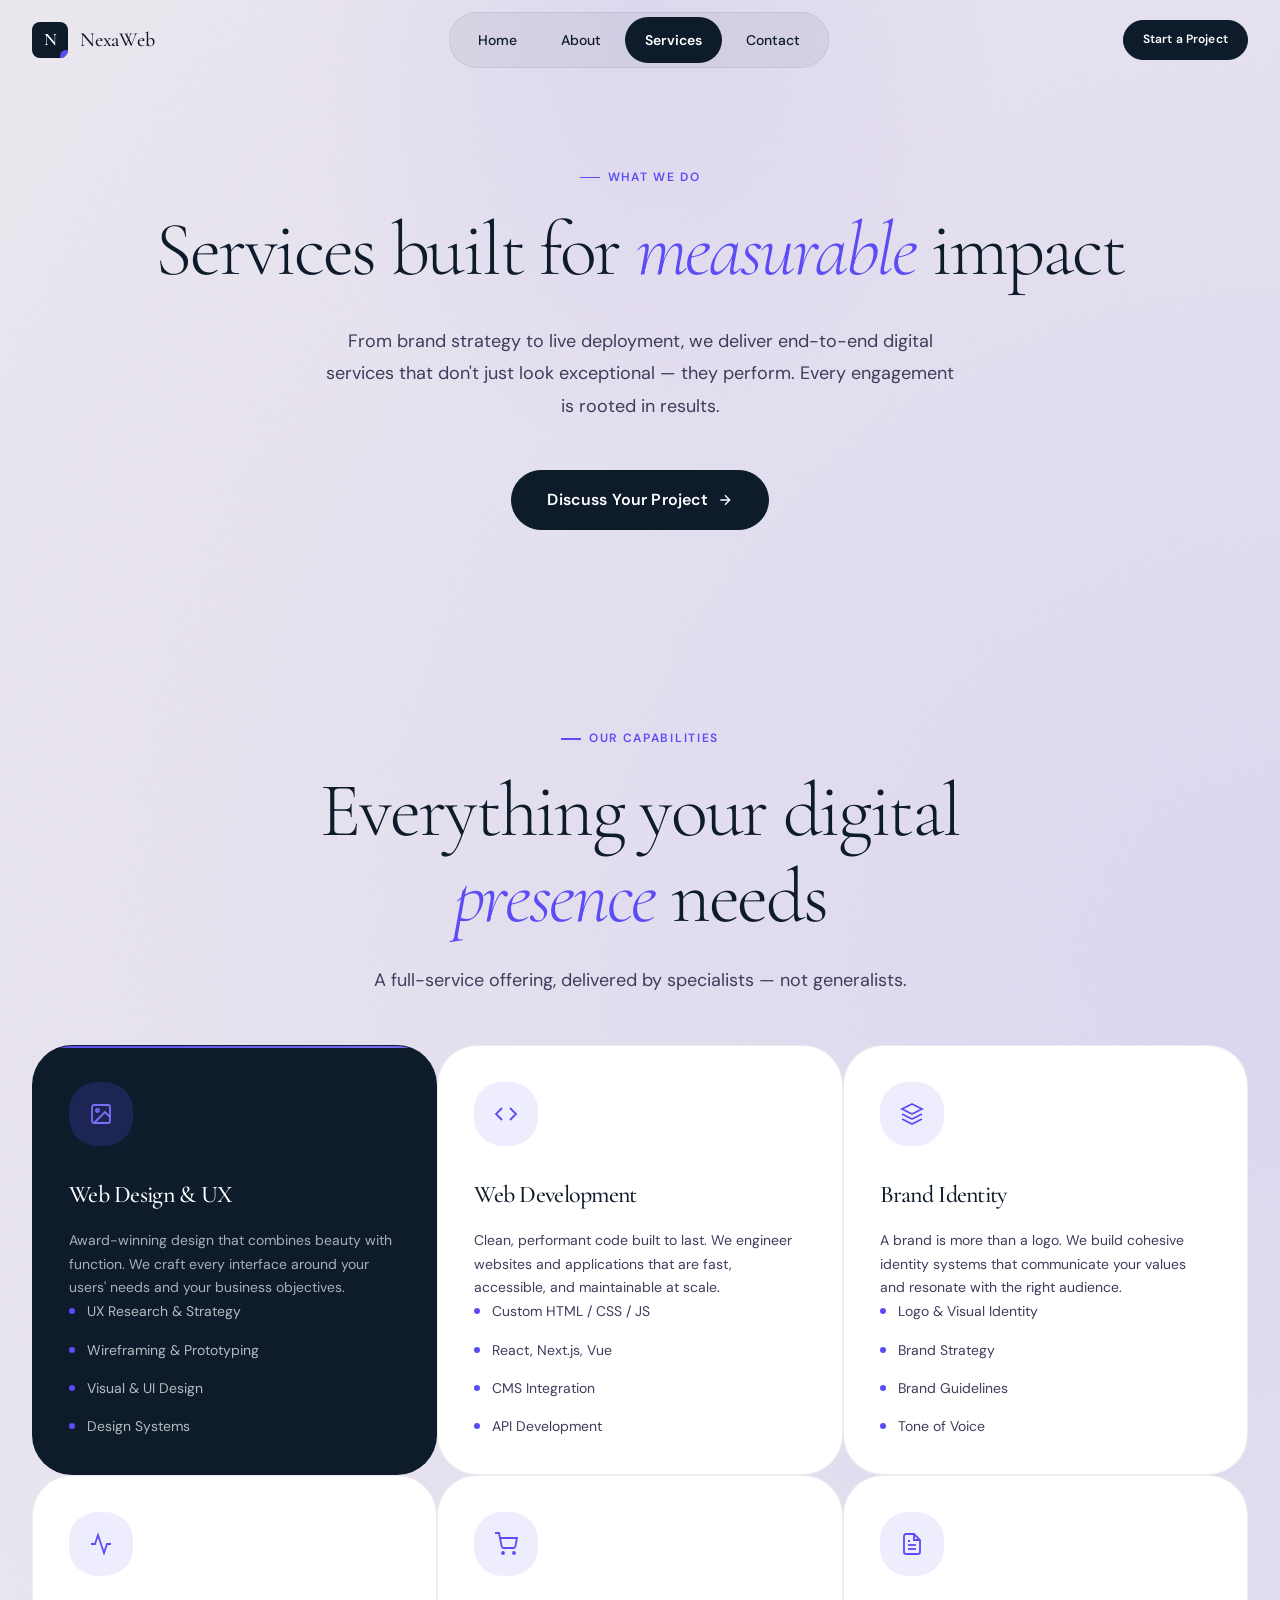
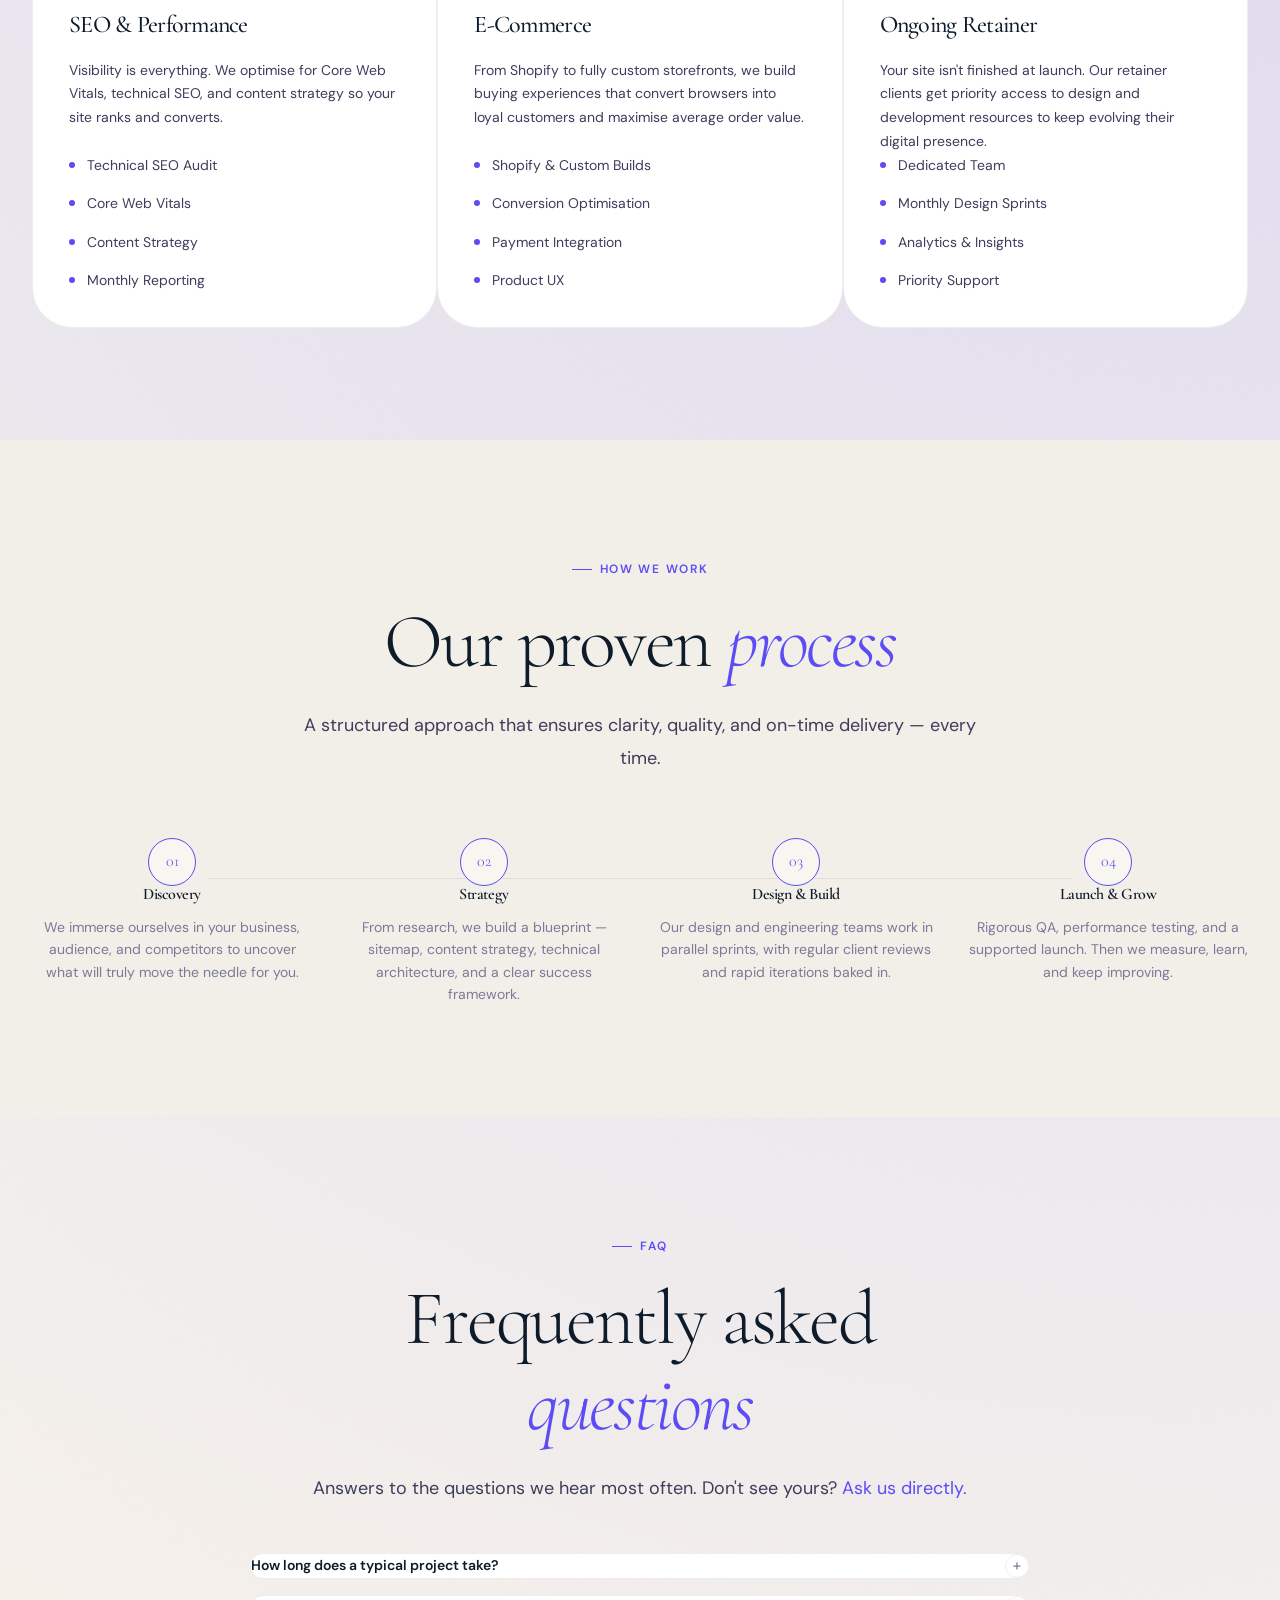
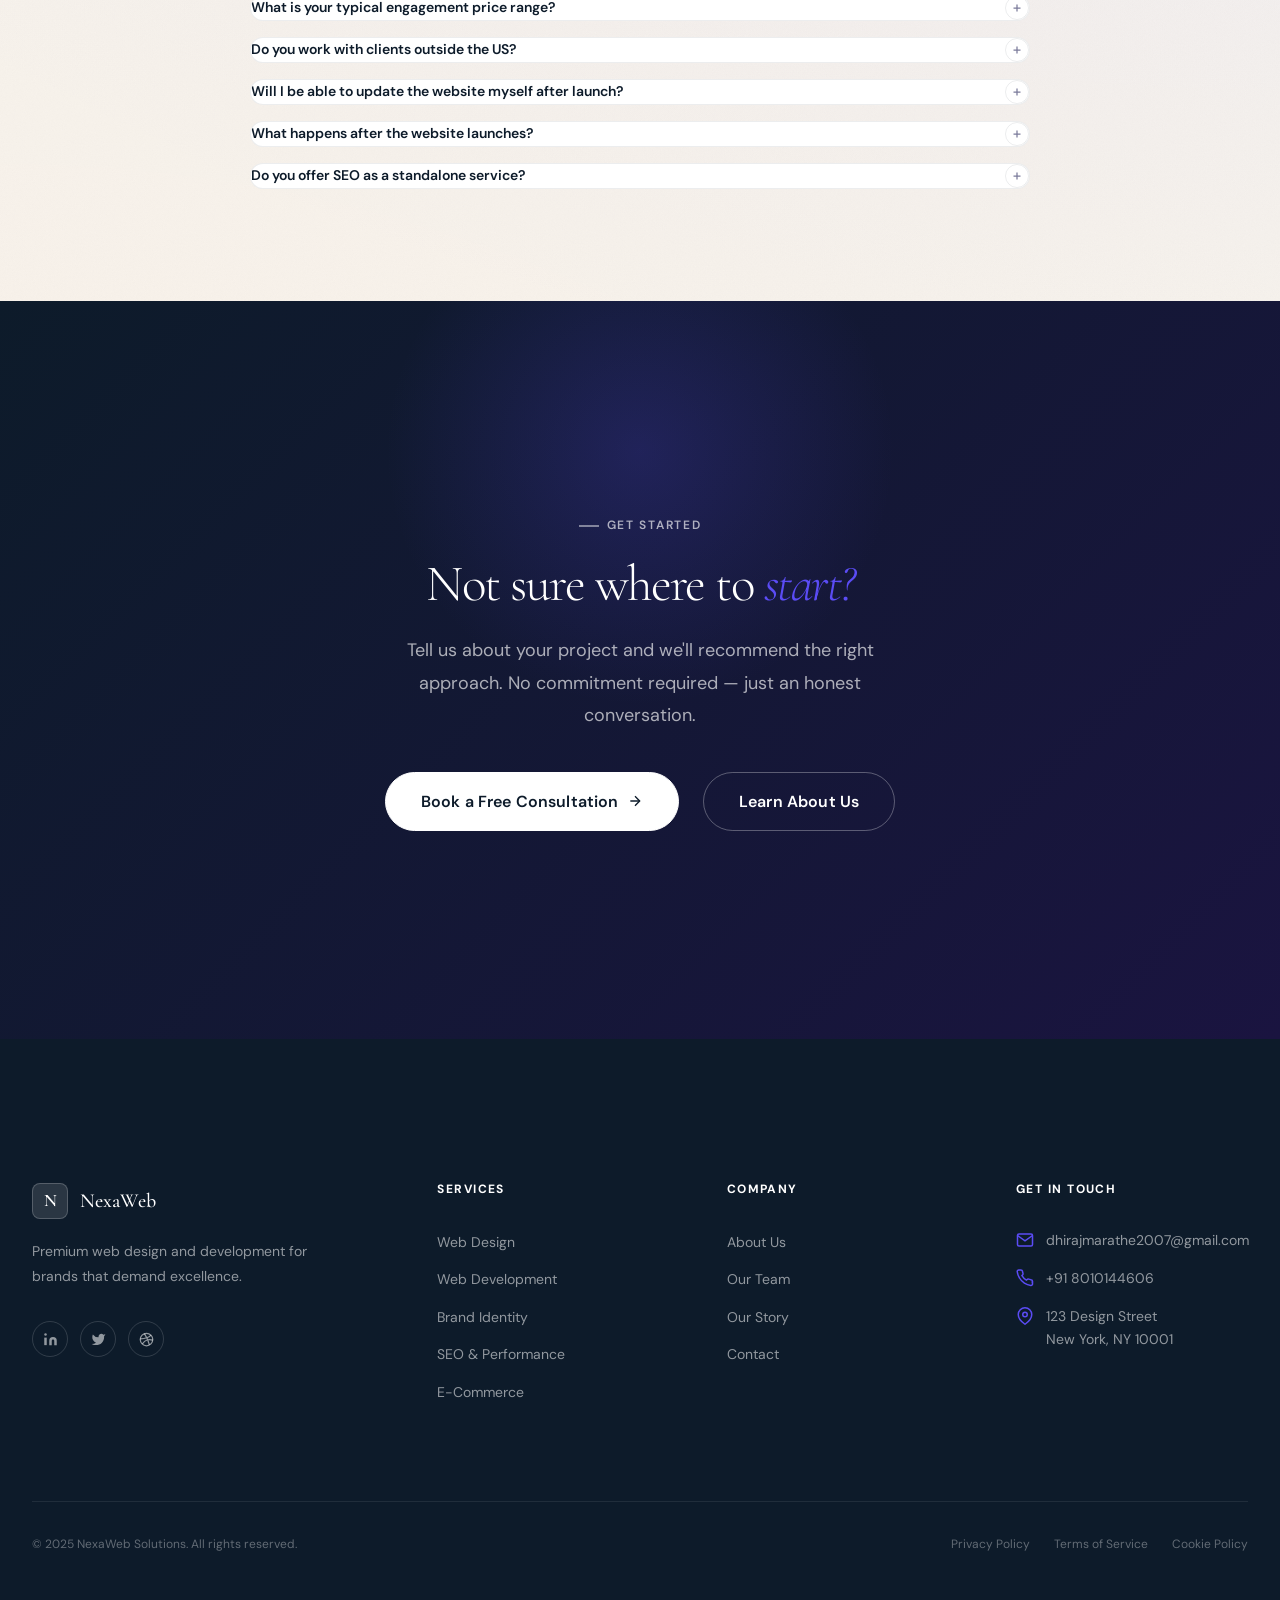
<file: services.html>
<!DOCTYPE html>
<html lang="en">
<head>
  <meta charset="UTF-8" />
  <meta name="viewport" content="width=device-width, initial-scale=1.0" />
  <meta name="description" content="NexaWeb Solutions services — web design, web development, brand identity, SEO, e-commerce, and more. Premium digital solutions for ambitious brands." />
  <title>Services — NexaWeb Solutions</title>

  <link rel="icon" type="image/svg+xml" href="data:image/svg+xml,<svg xmlns='http://www.w3.org/2000/svg' viewBox='0 0 36 36'><rect width='36' height='36' rx='8' fill='%230D1B2A'/><text x='50%' y='54%' dominant-baseline='middle' text-anchor='middle' font-family='serif' font-size='20' fill='white'>N</text></svg>" />

  <link rel="stylesheet" href="css/style.css" />
  <link rel="stylesheet" href="css/components.css" />
  <link rel="stylesheet" href="css/responsive.css" />
</head>
<body data-page="services">

  <a class="skip-link" href="#main-content">Skip to main content</a>

  <!-- ── Navbar ─────────────────────────────────────────── -->
  <header class="navbar" role="banner">
    <div class="navbar__inner">
      <a class="navbar__logo" href="index.html" aria-label="NexaWeb Solutions — Home">
        <div class="navbar__logo-mark" aria-hidden="true"></div>
        <span class="navbar__logo-text">NexaWeb</span>
      </a>

      <nav class="navbar__nav" aria-label="Primary navigation">
        <a class="navbar__link" href="index.html">Home</a>
        <a class="navbar__link" href="about.html">About</a>
        <a class="navbar__link" href="services.html">Services</a>
        <a class="navbar__link" href="contact.html">Contact</a>
      </nav>

      <div class="navbar__actions">
        <a class="btn btn-primary btn-sm" href="contact.html">Start a Project</a>
        <button
          class="navbar__hamburger"
          aria-label="Open navigation menu"
          aria-expanded="false"
          aria-controls="mobile-menu"
        >
          <span aria-hidden="true"></span>
          <span aria-hidden="true"></span>
          <span aria-hidden="true"></span>
        </button>
      </div>
    </div>
  </header>

  <!-- ── Mobile Menu ────────────────────────────────────── -->
  <div class="mobile-menu" id="mobile-menu" role="dialog" aria-modal="true" aria-label="Navigation menu" hidden>
    <nav class="mobile-menu__nav" aria-label="Mobile navigation">
      <a class="mobile-menu__link" href="index.html">Home</a>
      <a class="mobile-menu__link" href="about.html">About</a>
      <a class="mobile-menu__link" href="services.html">Services</a>
      <a class="mobile-menu__link" href="contact.html">Contact</a>
    </nav>
    <div>
      <a class="btn btn-primary" href="contact.html">Start a Project</a>
    </div>
    <button class="mobile-menu__close btn btn-ghost btn-sm" aria-label="Close navigation menu" style="margin-top:auto; align-self:flex-start;">
      <svg width="18" height="18" viewBox="0 0 24 24" fill="none" stroke="currentColor" stroke-width="2" aria-hidden="true"><line x1="18" y1="6" x2="6" y2="18"/><line x1="6" y1="6" x2="18" y2="18"/></svg>
      Close
    </button>
  </div>

  <!-- ── Main Content ───────────────────────────────────── -->
  <main id="main-content">

    <!-- ── Services Hero ─────────────────────────────────── -->
    <section class="services-hero" aria-labelledby="services-hero-heading">
      <div class="container">
        <span class="section-label reveal" aria-hidden="true">What We Do</span>
        <h1 id="services-hero-heading" class="reveal reveal-delay-1">
          Services built for <em class="heading-highlight">measurable</em> impact
        </h1>
        <p class="reveal reveal-delay-2">
          From brand strategy to live deployment, we deliver end-to-end digital services that don't just look exceptional — they perform. Every engagement is rooted in results.
        </p>
        <div class="reveal reveal-delay-3">
          <a class="btn btn-primary btn-lg btn-arrow" href="contact.html">
            Discuss Your Project
            <svg width="16" height="16" viewBox="0 0 24 24" fill="none" stroke="currentColor" stroke-width="2" aria-hidden="true"><line x1="5" y1="12" x2="19" y2="12"/><polyline points="12 5 19 12 12 19"/></svg>
          </a>
        </div>
      </div>
    </section>

    <!-- ── Service Cards ─────────────────────────────────── -->
    <section class="section" id="services" aria-labelledby="services-grid-heading">
      <div class="container">
        <div class="section-header--center reveal">
          <span class="section-label" aria-hidden="true">Our Capabilities</span>
          <h2 id="services-grid-heading">Everything your digital <em class="heading-highlight">presence</em> needs</h2>
          <p>A full-service offering, delivered by specialists — not generalists.</p>
        </div>

        <div class="services__grid" style="margin-top: var(--space-12);" role="list">

          <!-- Featured -->
          <article class="service-card service-card--featured reveal" role="listitem">
            <div class="service-card__icon" aria-hidden="true">
              <svg viewBox="0 0 24 24" fill="none" stroke="currentColor" stroke-width="1.8"><rect x="3" y="3" width="18" height="18" rx="2" ry="2"/><circle cx="8.5" cy="8.5" r="1.5"/><polyline points="21 15 16 10 5 21"/></svg>
            </div>
            <h3>Web Design &amp; UX</h3>
            <p>Award-winning design that combines beauty with function. We craft every interface around your users' needs and your business objectives.</p>
            <ul class="service-card__features" aria-label="Features">
              <li class="service-card__feature">
                <span class="service-card__feature-dot" aria-hidden="true"></span>
                UX Research &amp; Strategy
              </li>
              <li class="service-card__feature">
                <span class="service-card__feature-dot" aria-hidden="true"></span>
                Wireframing &amp; Prototyping
              </li>
              <li class="service-card__feature">
                <span class="service-card__feature-dot" aria-hidden="true"></span>
                Visual &amp; UI Design
              </li>
              <li class="service-card__feature">
                <span class="service-card__feature-dot" aria-hidden="true"></span>
                Design Systems
              </li>
            </ul>
          </article>

          <article class="service-card reveal reveal-delay-1" role="listitem">
            <div class="service-card__icon" aria-hidden="true">
              <svg viewBox="0 0 24 24" fill="none" stroke="currentColor" stroke-width="1.8"><polyline points="16 18 22 12 16 6"/><polyline points="8 6 2 12 8 18"/></svg>
            </div>
            <h3>Web Development</h3>
            <p>Clean, performant code built to last. We engineer websites and applications that are fast, accessible, and maintainable at scale.</p>
            <ul class="service-card__features" aria-label="Features">
              <li class="service-card__feature">
                <span class="service-card__feature-dot" aria-hidden="true"></span>
                Custom HTML / CSS / JS
              </li>
              <li class="service-card__feature">
                <span class="service-card__feature-dot" aria-hidden="true"></span>
                React, Next.js, Vue
              </li>
              <li class="service-card__feature">
                <span class="service-card__feature-dot" aria-hidden="true"></span>
                CMS Integration
              </li>
              <li class="service-card__feature">
                <span class="service-card__feature-dot" aria-hidden="true"></span>
                API Development
              </li>
            </ul>
          </article>

          <article class="service-card reveal reveal-delay-2" role="listitem">
            <div class="service-card__icon" aria-hidden="true">
              <svg viewBox="0 0 24 24" fill="none" stroke="currentColor" stroke-width="1.8"><path d="M12 2L2 7l10 5 10-5-10-5z"/><path d="M2 17l10 5 10-5"/><path d="M2 12l10 5 10-5"/></svg>
            </div>
            <h3>Brand Identity</h3>
            <p>A brand is more than a logo. We build cohesive identity systems that communicate your values and resonate with the right audience.</p>
            <ul class="service-card__features" aria-label="Features">
              <li class="service-card__feature">
                <span class="service-card__feature-dot" aria-hidden="true"></span>
                Logo &amp; Visual Identity
              </li>
              <li class="service-card__feature">
                <span class="service-card__feature-dot" aria-hidden="true"></span>
                Brand Strategy
              </li>
              <li class="service-card__feature">
                <span class="service-card__feature-dot" aria-hidden="true"></span>
                Brand Guidelines
              </li>
              <li class="service-card__feature">
                <span class="service-card__feature-dot" aria-hidden="true"></span>
                Tone of Voice
              </li>
            </ul>
          </article>

          <article class="service-card reveal" role="listitem">
            <div class="service-card__icon" aria-hidden="true">
              <svg viewBox="0 0 24 24" fill="none" stroke="currentColor" stroke-width="1.8"><polyline points="22 12 18 12 15 21 9 3 6 12 2 12"/></svg>
            </div>
            <h3>SEO &amp; Performance</h3>
            <p>Visibility is everything. We optimise for Core Web Vitals, technical SEO, and content strategy so your site ranks and converts.</p>
            <ul class="service-card__features" aria-label="Features">
              <li class="service-card__feature">
                <span class="service-card__feature-dot" aria-hidden="true"></span>
                Technical SEO Audit
              </li>
              <li class="service-card__feature">
                <span class="service-card__feature-dot" aria-hidden="true"></span>
                Core Web Vitals
              </li>
              <li class="service-card__feature">
                <span class="service-card__feature-dot" aria-hidden="true"></span>
                Content Strategy
              </li>
              <li class="service-card__feature">
                <span class="service-card__feature-dot" aria-hidden="true"></span>
                Monthly Reporting
              </li>
            </ul>
          </article>

          <article class="service-card reveal reveal-delay-1" role="listitem">
            <div class="service-card__icon" aria-hidden="true">
              <svg viewBox="0 0 24 24" fill="none" stroke="currentColor" stroke-width="1.8"><circle cx="9" cy="21" r="1"/><circle cx="20" cy="21" r="1"/><path d="M1 1h4l2.68 13.39a2 2 0 0 0 2 1.61h9.72a2 2 0 0 0 2-1.61L23 6H6"/></svg>
            </div>
            <h3>E-Commerce</h3>
            <p>From Shopify to fully custom storefronts, we build buying experiences that convert browsers into loyal customers and maximise average order value.</p>
            <ul class="service-card__features" aria-label="Features">
              <li class="service-card__feature">
                <span class="service-card__feature-dot" aria-hidden="true"></span>
                Shopify &amp; Custom Builds
              </li>
              <li class="service-card__feature">
                <span class="service-card__feature-dot" aria-hidden="true"></span>
                Conversion Optimisation
              </li>
              <li class="service-card__feature">
                <span class="service-card__feature-dot" aria-hidden="true"></span>
                Payment Integration
              </li>
              <li class="service-card__feature">
                <span class="service-card__feature-dot" aria-hidden="true"></span>
                Product UX
              </li>
            </ul>
          </article>

          <article class="service-card reveal reveal-delay-2" role="listitem">
            <div class="service-card__icon" aria-hidden="true">
              <svg viewBox="0 0 24 24" fill="none" stroke="currentColor" stroke-width="1.8"><path d="M14 2H6a2 2 0 0 0-2 2v16a2 2 0 0 0 2 2h12a2 2 0 0 0 2-2V8z"/><polyline points="14 2 14 8 20 8"/><line x1="16" y1="13" x2="8" y2="13"/><line x1="16" y1="17" x2="8" y2="17"/><polyline points="10 9 9 9 8 9"/></svg>
            </div>
            <h3>Ongoing Retainer</h3>
            <p>Your site isn't finished at launch. Our retainer clients get priority access to design and development resources to keep evolving their digital presence.</p>
            <ul class="service-card__features" aria-label="Features">
              <li class="service-card__feature">
                <span class="service-card__feature-dot" aria-hidden="true"></span>
                Dedicated Team
              </li>
              <li class="service-card__feature">
                <span class="service-card__feature-dot" aria-hidden="true"></span>
                Monthly Design Sprints
              </li>
              <li class="service-card__feature">
                <span class="service-card__feature-dot" aria-hidden="true"></span>
                Analytics &amp; Insights
              </li>
              <li class="service-card__feature">
                <span class="service-card__feature-dot" aria-hidden="true"></span>
                Priority Support
              </li>
            </ul>
          </article>

        </div>
      </div>
    </section>

    <!-- ── Process Section ───────────────────────────────── -->
    <section class="section section--alt" id="process" aria-labelledby="process-heading">
      <div class="container">
        <div class="section-header--center reveal">
          <span class="section-label" aria-hidden="true">How We Work</span>
          <h2 id="process-heading">Our proven <em class="heading-highlight">process</em></h2>
          <p>A structured approach that ensures clarity, quality, and on-time delivery — every time.</p>
        </div>

        <div class="process__steps" style="margin-top: var(--space-16);" role="list">

          <div class="process__step reveal" role="listitem">
            <div class="process__step-num" aria-hidden="true">01</div>
            <h4>Discovery</h4>
            <p>We immerse ourselves in your business, audience, and competitors to uncover what will truly move the needle for you.</p>
          </div>

          <div class="process__step reveal reveal-delay-1" role="listitem">
            <div class="process__step-num" aria-hidden="true">02</div>
            <h4>Strategy</h4>
            <p>From research, we build a blueprint — sitemap, content strategy, technical architecture, and a clear success framework.</p>
          </div>

          <div class="process__step reveal reveal-delay-2" role="listitem">
            <div class="process__step-num" aria-hidden="true">03</div>
            <h4>Design &amp; Build</h4>
            <p>Our design and engineering teams work in parallel sprints, with regular client reviews and rapid iterations baked in.</p>
          </div>

          <div class="process__step reveal reveal-delay-3" role="listitem">
            <div class="process__step-num" aria-hidden="true">04</div>
            <h4>Launch &amp; Grow</h4>
            <p>Rigorous QA, performance testing, and a supported launch. Then we measure, learn, and keep improving.</p>
          </div>

        </div>
      </div>
    </section>

    <!-- ── FAQ Section ───────────────────────────────────── -->
    <section class="section" id="faq" aria-labelledby="faq-heading">
      <div class="container">
        <div class="section-header--center reveal">
          <span class="section-label" aria-hidden="true">FAQ</span>
          <h2 id="faq-heading">Frequently asked <em class="heading-highlight">questions</em></h2>
          <p>Answers to the questions we hear most often. Don't see yours? <a href="contact.html" class="text-accent">Ask us directly.</a></p>
        </div>

        <div class="faq__list" style="margin-top: var(--space-12);" role="list">

          <div class="faq__item" role="listitem">
            <button class="faq__question" aria-expanded="false" type="button">
              How long does a typical project take?
              <span class="faq__icon" aria-hidden="true">
                <svg width="12" height="12" viewBox="0 0 24 24" fill="none" stroke="currentColor" stroke-width="2.5"><line x1="12" y1="5" x2="12" y2="19"/><line x1="5" y1="12" x2="19" y2="12"/></svg>
              </span>
            </button>
            <div class="faq__answer">
              <div class="faq__answer-inner">
                Project timelines depend on scope, but as a guide: a brochure website typically takes 6–8 weeks; a full e-commerce or web application build is usually 12–16 weeks. We always provide a detailed timeline at proposal stage and build in client review milestones throughout.
              </div>
            </div>
          </div>

          <div class="faq__item" role="listitem">
            <button class="faq__question" aria-expanded="false" type="button">
              What is your typical engagement price range?
              <span class="faq__icon" aria-hidden="true">
                <svg width="12" height="12" viewBox="0 0 24 24" fill="none" stroke="currentColor" stroke-width="2.5"><line x1="12" y1="5" x2="12" y2="19"/><line x1="5" y1="12" x2="19" y2="12"/></svg>
              </span>
            </button>
            <div class="faq__answer">
              <div class="faq__answer-inner">
                Our project engagements start from $15,000 for focused website builds and scale upward based on scope and complexity. Enterprise and custom application projects typically range from $50,000–$250,000+. We also offer monthly retainer arrangements from $3,500/month. We provide fixed-price proposals so there are no surprises.
              </div>
            </div>
          </div>

          <div class="faq__item" role="listitem">
            <button class="faq__question" aria-expanded="false" type="button">
              Do you work with clients outside the US?
              <span class="faq__icon" aria-hidden="true">
                <svg width="12" height="12" viewBox="0 0 24 24" fill="none" stroke="currentColor" stroke-width="2.5"><line x1="12" y1="5" x2="12" y2="19"/><line x1="5" y1="12" x2="19" y2="12"/></svg>
              </span>
            </button>
            <div class="faq__answer">
              <div class="faq__answer-inner">
                Absolutely. With offices in New York, London, and Sydney, we regularly work with clients across North America, Europe, Asia-Pacific, and beyond. Our project management process is fully remote-ready, with structured communication rhythms that work across time zones.
              </div>
            </div>
          </div>

          <div class="faq__item" role="listitem">
            <button class="faq__question" aria-expanded="false" type="button">
              Will I be able to update the website myself after launch?
              <span class="faq__icon" aria-hidden="true">
                <svg width="12" height="12" viewBox="0 0 24 24" fill="none" stroke="currentColor" stroke-width="2.5"><line x1="12" y1="5" x2="12" y2="19"/><line x1="5" y1="12" x2="19" y2="12"/></svg>
              </span>
            </button>
            <div class="faq__answer">
              <div class="faq__answer-inner">
                Yes — we build with content editors in mind. Every project includes a CMS integration (or a custom admin interface where appropriate) and a post-launch training session so your team can manage day-to-day updates confidently. We also provide detailed documentation for every project we deliver.
              </div>
            </div>
          </div>

          <div class="faq__item" role="listitem">
            <button class="faq__question" aria-expanded="false" type="button">
              What happens after the website launches?
              <span class="faq__icon" aria-hidden="true">
                <svg width="12" height="12" viewBox="0 0 24 24" fill="none" stroke="currentColor" stroke-width="2.5"><line x1="12" y1="5" x2="12" y2="19"/><line x1="5" y1="12" x2="19" y2="12"/></svg>
              </span>
            </button>
            <div class="faq__answer">
              <div class="faq__answer-inner">
                All projects include a 30-day post-launch support period at no extra cost — we'll fix any bugs and make minor tweaks as you settle in. Beyond that, most clients transition to one of our retainer plans for ongoing design, development, and growth support. We build long-term relationships, not one-off transactions.
              </div>
            </div>
          </div>

          <div class="faq__item" role="listitem">
            <button class="faq__question" aria-expanded="false" type="button">
              Do you offer SEO as a standalone service?
              <span class="faq__icon" aria-hidden="true">
                <svg width="12" height="12" viewBox="0 0 24 24" fill="none" stroke="currentColor" stroke-width="2.5"><line x1="12" y1="5" x2="12" y2="19"/><line x1="5" y1="12" x2="19" y2="12"/></svg>
              </span>
            </button>
            <div class="faq__answer">
              <div class="faq__answer-inner">
                Yes. Our SEO and performance service is available as a standalone engagement. We conduct a full technical audit, deliver an actionable roadmap, and can implement recommendations directly or work alongside your in-house team. Monthly retainer SEO programmes are also available.
              </div>
            </div>
          </div>

        </div>
      </div>
    </section>

    <!-- ── CTA Banner ────────────────────────────────────── -->
    <section class="cta-banner section" aria-labelledby="services-cta-heading">
      <div class="container">
        <div class="cta-banner__inner">
          <span class="section-label section-label--light reveal" aria-hidden="true">Get started</span>
          <h2 class="cta-banner__heading reveal" id="services-cta-heading">
            Not sure where to <em class="heading-highlight">start?</em>
          </h2>
          <p class="cta-banner__sub reveal reveal-delay-1">Tell us about your project and we'll recommend the right approach. No commitment required — just an honest conversation.</p>
          <div class="cta-banner__actions reveal reveal-delay-2">
            <a class="btn btn-white btn-lg btn-arrow" href="contact.html">
              Book a Free Consultation
              <svg width="16" height="16" viewBox="0 0 24 24" fill="none" stroke="currentColor" stroke-width="2" aria-hidden="true"><line x1="5" y1="12" x2="19" y2="12"/><polyline points="12 5 19 12 12 19"/></svg>
            </a>
            <a class="btn btn-outline-light btn-lg" href="about.html">Learn About Us</a>
          </div>
        </div>
      </div>
    </section>

  </main>

  <!-- ── Footer ────────────────────────────────────────────── -->
  <footer class="footer" role="contentinfo">
    <div class="container">
      <div class="footer__grid">

        <div class="footer__brand">
          <a class="footer__logo" href="index.html" aria-label="NexaWeb Solutions — Home">
            <div class="footer__logo-mark" aria-hidden="true"></div>
            <span class="footer__logo-text">NexaWeb</span>
          </a>
          <p class="footer__tagline">Premium web design and development for brands that demand excellence.</p>
          <nav class="footer__social" aria-label="Social media links">
            <a class="footer__social-link" href="#" aria-label="Follow us on LinkedIn">
              <svg width="15" height="15" viewBox="0 0 24 24" fill="currentColor" aria-hidden="true"><path d="M16 8a6 6 0 0 1 6 6v7h-4v-7a2 2 0 0 0-2-2 2 2 0 0 0-2 2v7h-4v-7a6 6 0 0 1 6-6z"/><rect x="2" y="9" width="4" height="12"/><circle cx="4" cy="4" r="2"/></svg>
            </a>
            <a class="footer__social-link" href="#" aria-label="Follow us on Twitter / X">
              <svg width="15" height="15" viewBox="0 0 24 24" fill="currentColor" aria-hidden="true"><path d="M23 3a10.9 10.9 0 0 1-3.14 1.53 4.48 4.48 0 0 0-7.86 3v1A10.66 10.66 0 0 1 3 4s-4 9 5 13a11.64 11.64 0 0 1-7 2c9 5 20 0 20-11.5a4.5 4.5 0 0 0-.08-.83A7.72 7.72 0 0 0 23 3z"/></svg>
            </a>
            <a class="footer__social-link" href="#" aria-label="View our work on Dribbble">
              <svg width="15" height="15" viewBox="0 0 24 24" fill="none" stroke="currentColor" stroke-width="2" aria-hidden="true"><circle cx="12" cy="12" r="10"/><path d="M8.56 2.75c4.37 6.03 6.02 9.42 8.03 17.72m2.54-15.38c-3.72 4.35-8.94 5.66-16.88 5.85m19.5 1.9c-3.5-.93-6.63-.82-8.94 0-2.58.92-5.01 2.86-7.44 6.32"/></svg>
            </a>
          </nav>
        </div>

        <nav aria-label="Services links">
          <h3 class="footer__col-title">Services</h3>
          <ul class="footer__links">
            <li><a class="footer__link" href="services.html">Web Design</a></li>
            <li><a class="footer__link" href="services.html">Web Development</a></li>
            <li><a class="footer__link" href="services.html">Brand Identity</a></li>
            <li><a class="footer__link" href="services.html">SEO &amp; Performance</a></li>
            <li><a class="footer__link" href="services.html">E-Commerce</a></li>
          </ul>
        </nav>

        <nav aria-label="Company links">
          <h3 class="footer__col-title">Company</h3>
          <ul class="footer__links">
            <li><a class="footer__link" href="about.html">About Us</a></li>
            <li><a class="footer__link" href="about.html#team">Our Team</a></li>
            <li><a class="footer__link" href="about.html#story">Our Story</a></li>
            <li><a class="footer__link" href="contact.html">Contact</a></li>
          </ul>
        </nav>

        <div>
          <h3 class="footer__col-title">Get In Touch</h3>
          <div>
            <div class="footer__contact-item">
              <svg class="footer__contact-icon" viewBox="0 0 24 24" fill="none" stroke="currentColor" stroke-width="2" aria-hidden="true"><path d="M4 4h16c1.1 0 2 .9 2 2v12c0 1.1-.9 2-2 2H4c-1.1 0-2-.9-2-2V6c0-1.1.9-2 2-2z"/><polyline points="22,6 12,13 2,6"/></svg>
              <span class="footer__contact-text">dhirajmarathe2007@gmail.com</span>
            </div>
            <div class="footer__contact-item">
              <svg class="footer__contact-icon" viewBox="0 0 24 24" fill="none" stroke="currentColor" stroke-width="2" aria-hidden="true"><path d="M22 16.92v3a2 2 0 0 1-2.18 2 19.79 19.79 0 0 1-8.63-3.07A19.5 19.5 0 0 1 4.69 12 19.79 19.79 0 0 1 1.61 3.38 2 2 0 0 1 3.6 1.18h3a2 2 0 0 1 2 1.72c.127.96.361 1.903.7 2.81a2 2 0 0 1-.45 2.11L7.91 8.92a16 16 0 0 0 6 6l.92-.92a2 2 0 0 1 2.11-.45c.907.339 1.85.573 2.81.7A2 2 0 0 1 21.72 16.92z"/></svg>
              <span class="footer__contact-text">+91 8010144606</span>
            </div>
            <div class="footer__contact-item">
              <svg class="footer__contact-icon" viewBox="0 0 24 24" fill="none" stroke="currentColor" stroke-width="2" aria-hidden="true"><path d="M21 10c0 7-9 13-9 13s-9-6-9-13a9 9 0 0 1 18 0z"/><circle cx="12" cy="10" r="3"/></svg>
              <span class="footer__contact-text">123 Design Street<br>New York, NY 10001</span>
            </div>
          </div>
        </div>

      </div>

      <div class="footer__bottom">
        <p class="footer__copyright">&copy; 2025 NexaWeb Solutions. All rights reserved.</p>
        <nav class="footer__legal" aria-label="Legal links">
          <a class="footer__legal-link" href="#">Privacy Policy</a>
          <a class="footer__legal-link" href="#">Terms of Service</a>
          <a class="footer__legal-link" href="#">Cookie Policy</a>
        </nav>
      </div>
    </div>
  </footer>

  <script type="module" src="js/main.js"></script>

</body>
</html>
</file>
<file: css/style.css>
/* ============================================================
   NexaWeb Solutions — style.css
   Core design system: tokens, reset, base, typography, layout
   ============================================================ */

/* ── Google Fonts ─────────────────────────────────────────── */
@import url('https://fonts.googleapis.com/css2?family=Cormorant+Garamond:ital,wght@0,300;0,400;0,500;0,600;0,700;1,300;1,400;1,500&family=DM+Sans:ital,opsz,wght@0,9..40,300;0,9..40,400;0,9..40,500;0,9..40,600;1,9..40,300&display=swap');

/* ── Design Tokens ────────────────────────────────────────── */
:root {
  /* Colors */
  --clr-bg:          #F8F6F1;
  --clr-bg-alt:      #F2EFE8;
  --clr-bg-card:     #FFFFFF;
  --clr-navy:        #0D1B2A;
  --clr-navy-mid:    #1A2E42;
  --clr-navy-light:  #243B55;
  --clr-accent:      #5B4CF5;
  --clr-accent-soft: #7B6EF8;
  --clr-accent-glow: rgba(91,76,245,0.08);
  --clr-text:        #1A1A2E;
  --clr-text-mid:    #3D3D5C;
  --clr-text-muted:  #7A7A9A;
  --clr-border:      rgba(13,27,42,0.08);
  --clr-border-soft: rgba(13,27,42,0.04);
  --clr-white:       #FFFFFF;
  --clr-dark-grad-start: #0D1B2A;
  --clr-dark-grad-end:   #1A1440;

  /* Typography */
  --font-serif: 'Cormorant Garamond', Georgia, serif;
  --font-sans:  'DM Sans', system-ui, sans-serif;

  /* Type Scale */
  --text-xs:   0.75rem;
  --text-sm:   0.875rem;
  --text-base: 1rem;
  --text-lg:   1.125rem;
  --text-xl:   1.25rem;
  --text-2xl:  1.5rem;
  --text-3xl:  2rem;
  --text-4xl:  2.75rem;
  --text-5xl:  3.75rem;
  --text-6xl:  5rem;
  --text-7xl:  6.5rem;
  --text-8xl:  8rem;
  --text-9xl:  10rem;

  /* Spacing */
  --space-1:   0.25rem;
  --space-2:   0.5rem;
  --space-3:   0.75rem;
  --space-4:   1rem;
  --space-5:   1.25rem;
  --space-6:   1.5rem;
  --space-8:   2rem;
  --space-9:   2.25rem;
  --space-10:  2.5rem;
  --space-12:  3rem;
  --space-14:  3.5rem;
  --space-16:  4rem;
  --space-20:  5rem;
  --space-24:  6rem;
  --space-28:  7rem;
  --space-32:  8rem;
  --space-36:  9rem;
  --space-40:  10rem;

  /* Radii */
  --radius-sm:   0.5rem;
  --radius-md:   0.875rem;
  --radius-lg:   1.75rem;
  --radius-xl:   2.5rem;
  --radius-2xl:  3.5rem;
  --radius-pill: 999px;

  /* Shadows */
  --shadow-xs:  0 1px 2px rgba(13,27,42,0.04);
  --shadow-sm:  0 2px 6px rgba(13,27,42,0.06);
  --shadow-md:  0 4px 12px rgba(13,27,42,0.08);
  --shadow-lg:  0 8px 24px rgba(13,27,42,0.10);
  --shadow-xl:  0 12px 32px rgba(13,27,42,0.12);
  --shadow-accent: 0 4px 16px rgba(91,76,245,0.15);

  /* Transitions */
  --transition-fast:   150ms cubic-bezier(0.4,0,0.2,1);
  --transition-base:   250ms cubic-bezier(0.4,0,0.2,1);
  --transition-slow:   400ms cubic-bezier(0.4,0,0.2,1);
  --transition-spring: 350ms cubic-bezier(0.34,1.56,0.64,1);

  /* Layout */
  --container-max: 1280px;
  --container-pad: var(--space-8);
  --navbar-height: 80px;
}

/* ── Reset ────────────────────────────────────────────────── */
*, *::before, *::after {
  box-sizing: border-box;
  margin: 0;
  padding: 0;
}

html {
  scroll-behavior: smooth;
  -webkit-text-size-adjust: 100%;
  font-size: 16px;
}

body {
  font-family: var(--font-sans);
  background-color: #f7f4ee;

  background-image:
    url('data:image/svg+xml;utf8,<svg xmlns="http://www.w3.org/2000/svg" width="100" height="100" viewBox="0 0 100 100"><filter id="noise"><feTurbulence type="fractalNoise" baseFrequency="0.9" numOctaves="4" result="noise" seed="2"/><feColorMatrix in="noise" type="saturate" values="0"/></filter><rect width="100" height="100" fill="%23000000" opacity="0.035" filter="url(%23noise)"/></svg>'),
    radial-gradient(
  circle at 100% 20%,
  rgba(123,110,248,0.22) 0%,
  rgba(123,110,248,0.12) 30%,
  transparent 65%
),
    radial-gradient(
  circle at 0% 100%,
  rgba(255,210,185,0.18) 0%,
  transparent 45%
);

  color: var(--clr-text);
  line-height: 1.6;
  -webkit-font-smoothing: antialiased;
  -moz-osx-font-smoothing: grayscale;
  overflow-x: hidden;
}

img, svg, video {
  display: block;
  max-width: 100%;
}

a {
  color: inherit;
  text-decoration: none;
}

ul, ol {
  list-style: none;
}

button {
  cursor: pointer;
  border: none;
  background: none;
  font: inherit;
}

input, textarea, select {
  font: inherit;
}

/* ── Typography Base ──────────────────────────────────────── */
h1, h2, h3, h4, h5, h6 {
  font-family: var(--font-serif);
  line-height: 1.12;
  letter-spacing: -0.03em;
  color: var(--clr-navy);
}

h1 { font-size: clamp(var(--text-5xl), 7.5vw, var(--text-7xl)); font-weight: 300; }
h2 { font-size: clamp(var(--text-4xl), 6vw, var(--text-6xl)); font-weight: 300; }
h3 { font-size: var(--text-3xl); font-weight: 400; }
h4 { font-size: var(--text-2xl); font-weight: 400; }
h5 { font-size: var(--text-xl);  font-weight: 500; }
h6 { font-size: var(--text-lg);  font-weight: 500; }

p {
  font-family: var(--font-sans);
  font-size: var(--text-base);
  line-height: 1.8;
  color: var(--clr-text-mid);
}

/* ── Layout Utilities ─────────────────────────────────────── */
.container {
  width: 100%;
  max-width: var(--container-max);
  margin-inline: auto;
  padding-inline: var(--container-pad);
}

.section {
  padding-block: var(--space-28);
}

.section--alt {
  background-color: var(--clr-bg-alt);
}

.section--dark {
  background: linear-gradient(135deg, var(--clr-dark-grad-start) 0%, var(--clr-dark-grad-end) 100%);
  color: var(--clr-white);
}

.section--dark h1,
.section--dark h2,
.section--dark h3,
.section--dark h4 {
  color: var(--clr-white);
}

.section--dark p {
  color: rgba(255,255,255,0.72);
}

/* ── Section Labels ───────────────────────────────────────── */
.section-label {
  display: inline-flex;
  align-items: center;
  gap: var(--space-2);
  font-family: var(--font-sans);
  font-size: var(--text-xs);
  font-weight: 600;
  letter-spacing: 0.14em;
  text-transform: uppercase;
  color: var(--clr-accent);
  margin-bottom: var(--space-5);
}

.section-label::before {
  content: '';
  display: block;
  width: 20px;
  height: 1.5px;
  background: var(--clr-accent);
  flex-shrink: 0;
}

.section-label--light {
  color: rgba(255,255,255,0.65);
}

.section-label--light::before {
  background: rgba(255,255,255,0.45);
}

/* ── Headings Highlight ───────────────────────────────────── */
.heading-highlight {
  font-style: italic;
  color: var(--clr-accent);
}

/* ── Grid Systems ─────────────────────────────────────────── */
.grid-2 {
  display: grid;
  grid-template-columns: repeat(2, 1fr);
  gap: var(--space-8);
}

.grid-3 {
  display: grid;
  grid-template-columns: repeat(3, 1fr);
  gap: var(--space-8);
}

.grid-4 {
  display: grid;
  grid-template-columns: repeat(4, 1fr);
  gap: var(--space-6);
}

/* ── Flex Utilities ───────────────────────────────────────── */
.flex { display: flex; }
.flex-center { display: flex; align-items: center; justify-content: center; }
.flex-between { display: flex; align-items: center; justify-content: space-between; }
.flex-col { display: flex; flex-direction: column; }
.gap-4 { gap: var(--space-4); }
.gap-6 { gap: var(--space-6); }
.gap-8 { gap: var(--space-8); }

/* ── Text Utilities ───────────────────────────────────────── */
.text-center { text-align: center; }
.text-muted { color: var(--clr-text-muted); }
.text-accent { color: var(--clr-accent); }
.text-white  { color: var(--clr-white); }

/* ── Section Header Block ─────────────────────────────────── */
.section-header {
  max-width: 680px;
}

.section-header--center {
  max-width: 680px;
  margin-inline: auto;
  text-align: center;
}

.section-header--center p {
  margin-top: var(--space-6);
  font-size: var(--text-lg);
}

/* ── Divider ──────────────────────────────────────────────── */
.divider {
  width: 48px;
  height: 2px;
  background: var(--clr-accent);
  margin-block: var(--space-6);
}

.divider--center {
  margin-inline: auto;
}

/* ── Scroll Animation Base States ────────────────────────– */
.reveal {
  opacity: 0;
  transform: translateY(28px);
  transition: opacity 0.7s cubic-bezier(0.4,0,0.2,1),transform 0.7s cubic-bezier(0.4,0,0.2,1);
}

.reveal.revealed {
  opacity: 1;
  transform: translateY(0);
}

.reveal-left {
  opacity: 1;
  transform: none;

  transition: opacity 0.7s cubic-bezier(0.4,0,0.2,1),transform 0.7s cubic-bezier(0.4,0,0.2,1);
}

.reveal-left.revealed {
  opacity: 1;
  transform: none;
}

.reveal-right {
  opacity: 0;
  transform: none;
  transition: opacity 0.7s cubic-bezier(0.4,0,0.2,1);
}

.reveal-right.revealed {
  opacity: 1;
  transform: none;
}

.reveal-delay-1 { transition-delay: 0.1s; }
.reveal-delay-2 { transition-delay: 0.2s; }
.reveal-delay-3 { transition-delay: 0.3s; }
.reveal-delay-4 { transition-delay: 0.4s; }
.reveal-delay-5 { transition-delay: 0.5s; }
.reveal-delay-6 { transition-delay: 0.6s; }

/* ── Skip Link ────────────────────────────────────────────── */
.skip-link {
  position: absolute;
  top: -100%;
  left: var(--space-6);
  background: var(--clr-accent);
  color: var(--clr-white);
  padding: var(--space-3) var(--space-6);
  border-radius: var(--radius-pill);
  font-weight: 600;
  font-size: var(--text-sm);
  z-index: 9999;
  transition: top var(--transition-fast);
}

.skip-link:focus {
  top: var(--space-4);
}

/* ── Selection ────────────────────────────────────────────── */
::selection {
  background: var(--clr-accent-glow);
  color: var(--clr-accent);
}

/* ── Focus Styles ─────────────────────────────────────────── */
:focus-visible {
  outline: 2.5px solid var(--clr-accent);
  outline-offset: 3px;
  border-radius: 4px;
}

/* ── Scrollbar ────────────────────────────────────────────── */
::-webkit-scrollbar { width: 6px; }
::-webkit-scrollbar-track { background: var(--clr-bg-alt); }
::-webkit-scrollbar-thumb { background: var(--clr-navy-light); border-radius: 999px; }

/* ============================================================
   NAVBAR
   ============================================================ */
.navbar {
  position: fixed;
  top: 0;
  left: 0;
  right: 0;
  z-index: 1000;
  height: var(--navbar-height);
  display: flex;
  align-items: center;
  background: transparent;
  transition: background var(--transition-base), box-shadow var(--transition-base);
}

.navbar.scrolled {
  background: rgba(248,246,241,0.88);
  backdrop-filter: blur(8px);
  -webkit-backdrop-filter: blur(8px);
  box-shadow: 0 0.5px 0 var(--clr-border);
}

.navbar__inner {
  display: flex;
  align-items: center;
  justify-content: space-between;
  width: 100%;
  max-width: var(--container-max);
  margin-inline: auto;
  padding-inline: var(--container-pad);
}

.navbar__logo {
  display: flex;
  align-items: center;
  gap: var(--space-3);
  text-decoration: none;
}

.navbar__logo-mark {
  width: 36px;
  height: 36px;
  background: var(--clr-navy);
  border-radius: var(--radius-sm);
  display: flex;
  align-items: center;
  justify-content: center;
  position: relative;
  overflow: hidden;
}

.navbar__logo-mark::before {
  content: 'N';
  font-family: var(--font-serif);
  font-size: 1.1rem;
  font-weight: 600;
  color: var(--clr-white);
}

.navbar__logo-mark::after {
  content: '';
  position: absolute;
  width: 12px;
  height: 12px;
  background: var(--clr-accent);
  border-radius: 50%;
  bottom: -4px;
  right: -4px;
}

.navbar__logo-text {
  font-family: var(--font-serif);
  font-size: var(--text-xl);
  font-weight: 500;
  color: var(--clr-navy);
  letter-spacing: -0.01em;
}

.navbar__nav {
  display: flex;
  align-items: center;
  gap: var(--space-1);
  background: rgba(13,27,42,0.05);
  padding: var(--space-1) var(--space-2);
  border-radius: var(--radius-pill);
  border: 1px solid var(--clr-border);
}

.navbar__link {
  font-family: var(--font-sans);
  font-size: var(--text-sm);
  font-weight: 500;
  color: var(--clr-navy);
  padding: var(--space-3) var(--space-5);
  border-radius: var(--radius-pill);
  transition: color var(--transition-fast), background var(--transition-fast);
  text-decoration: none;
  background: transparent;
}

.navbar__link:hover {
  color: var(--clr-navy);
  background: rgba(13,27,42,0.08);
}

.navbar__link.active {
  color: var(--clr-white);
  background: var(--clr-navy);
  font-weight: 600;
}

.navbar__actions {
  display: flex;
  align-items: center;
  gap: var(--space-4);
}

.navbar__hamburger {
  display: none;
  flex-direction: column;
  gap: 5px;
  padding: var(--space-3);
  cursor: pointer;
  background: none;
  border: none;
  border-radius: var(--radius-sm);
}

.navbar__hamburger span {
  display: block;
  width: 22px;
  height: 1.5px;
  background: var(--clr-navy);
  transition: transform var(--transition-base), opacity var(--transition-base);
  transform-origin: center;
}

.navbar__hamburger[aria-expanded="true"] span:nth-child(1) {
  transform: translateY(6.5px) rotate(45deg);
}

.navbar__hamburger[aria-expanded="true"] span:nth-child(2) {
  opacity: 0;
  transform: scaleX(0);
}

.navbar__hamburger[aria-expanded="true"] span:nth-child(3) {
  transform: translateY(-6.5px) rotate(-45deg);
}

/* Mobile Menu */
.mobile-menu {
  position: fixed;
  inset: 0;
  z-index: 999;
  background: var(--clr-bg);
  display: flex;
  flex-direction: column;
  padding: var(--space-32) var(--space-8) var(--space-8);
  transform: translateX(100%);
  transition: transform var(--transition-slow);
  visibility: hidden;
}

.mobile-menu.open {
  transform: translateX(0);
  visibility: visible;
}

.mobile-menu__nav {
  display: flex;
  flex-direction: column;
  gap: var(--space-2);
  margin-bottom: var(--space-8);
}

.mobile-menu__link {
  font-family: var(--font-serif);
  font-size: var(--text-4xl);
  font-weight: 300;
  color: var(--clr-navy);
  padding-block: var(--space-3);
  border-bottom: 1px solid var(--clr-border-soft);
  transition: color var(--transition-fast), padding-left var(--transition-base);
}

.mobile-menu__link:hover,
.mobile-menu__link.active {
  color: var(--clr-accent);
  padding-left: var(--space-4);
}

/* ============================================================
   FOOTER
   ============================================================ */
.footer {
  background: var(--clr-navy);
  color: rgba(255,255,255,0.72);
  padding-top: var(--space-36);
  padding-bottom: var(--space-20);
}

.footer__grid {
  display: grid;
  grid-template-columns: 1.6fr 1fr 1fr 1.2fr;
  gap: var(--space-24);
  margin-bottom: var(--space-24);
}

.footer__brand {}

.footer__logo {
  display: flex;
  align-items: center;
  gap: var(--space-3);
  margin-bottom: var(--space-5);
}

.footer__logo-mark {
  width: 36px;
  height: 36px;
  background: rgba(255,255,255,0.12);
  border: 1px solid rgba(255,255,255,0.20);
  border-radius: var(--radius-sm);
  display: flex;
  align-items: center;
  justify-content: center;
}

.footer__logo-mark::before {
  content: 'N';
  font-family: var(--font-serif);
  font-size: 1.1rem;
  font-weight: 600;
  color: var(--clr-white);
}

.footer__logo-text {
  font-family: var(--font-serif);
  font-size: var(--text-xl);
  font-weight: 500;
  color: var(--clr-white);
}

.footer__tagline {
  color: rgba(255,255,255,0.55);
  font-size: var(--text-sm);
  line-height: 1.8;
  max-width: 280px;
  margin-bottom: var(--space-8);
}

.footer__social {
  display: flex;
  gap: var(--space-3);
}

.footer__social-link {
  width: 36px;
  height: 36px;
  border-radius: var(--radius-pill);
  border: 1px solid rgba(255,255,255,0.15);
  display: flex;
  align-items: center;
  justify-content: center;
  color: rgba(255,255,255,0.55);
  font-size: var(--text-sm);
  transition: border-color var(--transition-fast), color var(--transition-fast), background var(--transition-fast);
  text-decoration: none;
}

.footer__social-link:hover {
  border-color: var(--clr-accent);
  color: var(--clr-white);
  background: var(--clr-accent);
}

.footer__col-title {
  font-family: var(--font-sans);
  font-size: var(--text-xs);
  font-weight: 700;
  letter-spacing: 0.12em;
  text-transform: uppercase;
  color: var(--clr-white);
  margin-bottom: var(--space-8);
}

.footer__links {
  display: flex;
  flex-direction: column;
  gap: var(--space-3);
}

.footer__link {
  font-size: var(--text-sm);
  color: rgba(255,255,255,0.55);
  transition: color var(--transition-fast);
  text-decoration: none;
}

.footer__link:hover {
  color: var(--clr-white);
}

.footer__contact-item {
  display: flex;
  align-items: flex-start;
  gap: var(--space-3);
  margin-bottom: var(--space-4);
}

.footer__contact-icon {
  width: 18px;
  height: 18px;
  color: var(--clr-accent);
  flex-shrink: 0;
  margin-top: 2px;
}

.footer__contact-text {
  font-size: var(--text-sm);
  color: rgba(255,255,255,0.55);
  line-height: 1.6;
}

.footer__bottom {
  border-top: 1px solid rgba(255,255,255,0.08);
  padding-top: var(--space-8);
  display: flex;
  align-items: center;
  justify-content: space-between;
}

.footer__copyright {
  font-size: var(--text-xs);
  color: rgba(255,255,255,0.35);
}

.footer__legal {
  display: flex;
  gap: var(--space-6);
}

.footer__legal-link {
  font-size: var(--text-xs);
  color: rgba(255,255,255,0.35);
  transition: color var(--transition-fast);
  text-decoration: none;
}

.footer__legal-link:hover {
  color: rgba(255,255,255,0.65);
}

/* ============================================================
   HOME PAGE — HERO
   ============================================================ */
.hero {
  min-height: 100svh;
  padding-top: var(--navbar-height);
  padding-bottom: var(--space-32);
  display: flex;
  align-items: center;
  position: relative;
  overflow: hidden;
  isolation: isolate;
}
.gradient-bg {
    position: absolute;
    inset: 0;
    overflow: hidden;
    pointer-events: none;
    z-index: 0;

    opacity: 1;
    transform: scale(1.1);
}

.blob {
    position: absolute;
    border-radius: 50%;
    filter: blur(140px);
}

.blob-1{
    width: 900px;
    height: 900px;
    background: rgba(123,110,248,0.45);
    top: -320px;
    right: -280px;
}

.blob-2 {
    width: 500px;
    height: 500px;
    background: rgba(255,184,108,0.22);
    bottom: -120px;
    left: -150px;
}

.blob-3{
    width: 500px;
    height: 500px;
    background: rgba(123,110,248,0.18);
    top: 180px;
    right: 180px;
}
.blob-4 {
    width: 600px;
    height: 600px;
    background: rgba(255,255,255,0.35);
    top: -150px;
    left: 20%;
    filter: blur(160px);
}
.blob-5 {
    width: 700px;
    height: 700px;
    background: rgba(255,255,255,0.22);
    top: -100px;
    left: 30%;
    filter: blur(140px);
}
.blob-6 {
    width: 450px;
    height: 450px;
    background: rgba(123,110,248,0.22);
    top: 0;
    right: 35%;
    filter: blur(120px);
}
.blob-7{
    width: 600px;
    height: 600px;
    background: rgba(255,255,255,0.85);
    top: 180px;
    left: 40%;
    transform: translateX(-50%);
    filter: blur(160px);
}
.hero > .container {
    position: relative;
    z-index: 2;
}
.hero > .container {
    position: relative;
    z-index: 2;
}
.hero__inner {
  display: grid;
  grid-template-columns: 1fr 1fr;
  gap: 8rem;
  align-items: center;
  padding-block: var(--space-16);
  width: 100%;
}

.hero__content {}

.hero__badge {
  display: inline-flex;
  align-items: center;
  gap: var(--space-2);
  background: rgba(91,76,245,0.08);
  border: 1px solid rgba(91,76,245,0.20);
  border-radius: var(--radius-pill);
  padding: var(--space-2) var(--space-4);
  margin-bottom: var(--space-10);
}

.hero__badge-dot {
  width: 6px;
  height: 6px;
  background: var(--clr-accent);
  border-radius: 50%;
  animation: pulse 2s ease-in-out infinite;
}

@keyframes pulse {
  0%, 100% { transform: scale(1); opacity: 1; }
  50% { transform: scale(1.3); opacity: 0.7; }
}

.hero__badge-text {
  font-size: var(--text-xs);
  font-weight: 600;
  letter-spacing: 0.08em;
  color: var(--clr-accent);
  text-transform: uppercase;
}

.hero__heading {
  font-size: clamp(4rem, 6vw, 6rem);
  font-weight: 300;
  line-height: 1.12;
  letter-spacing: -0.035em;
  margin-bottom: var(--space-10);
  color: var(--clr-navy);
  max-width: 850px;
}

.hero__heading em {
  font-style: italic;
  color: var(--clr-accent);
  display: block;
}

.hero__sub {
  font-size: 1.1rem;
  color: var(--clr-text-mid);
  line-height: 1.8;
  max-width: 520px;
  margin-bottom: var(--space-12);
}

.hero__actions {
  display: flex;
  align-items: center;
  gap: var(--space-4);
  flex-wrap: wrap;
}

/* Hero Visual Side */
.hero__visual {
  position: relative;
  height: 650px;
  display: flex;
  align-items: center;
  justify-content: center;
}

.hero__card-main {
  position: absolute;
  width: 320px;
  background: var(--clr-bg-card);
  border: 1px solid var(--clr-border);
  border-radius: var(--radius-xl);
  padding: var(--space-8);
  box-shadow: 0 2px 8px rgba(13,27,42,0.06);
  top: 50%;
  left: 50%;
  transform: translate(-50%, -50%);
  z-index: 2;
}

.hero__card-icon {
  width: 48px;
  height: 48px;
  background: var(--clr-accent);
  border-radius: var(--radius-md);
  display: flex;
  align-items: center;
  justify-content: center;
  margin-bottom: var(--space-5);
}

.hero__card-icon svg {
  width: 22px;
  height: 22px;
  color: white;
}

.hero__card-title {
  font-family: var(--font-serif);
  font-size: var(--text-lg);
  font-weight: 500;
  color: var(--clr-navy);
  margin-bottom: var(--space-3);
  line-height: 1.3;
}

.hero__card-sub {
  font-size: var(--text-sm);
  color: var(--clr-text-muted);
  margin-bottom: var(--space-6);
}

.hero__card-bar {
  height: 4px;
  background: var(--clr-bg-alt);
  border-radius: var(--radius-pill);
  margin-bottom: var(--space-4);
  overflow: hidden;
}

.hero__card-bar-fill {
  height: 100%;
  background: linear-gradient(90deg, var(--clr-accent), var(--clr-accent-soft));
  border-radius: var(--radius-pill);
}

.hero__card-stat {
  display: flex;
  justify-content: space-between;
  align-items: center;
  font-size: var(--text-xs);
  color: var(--clr-text-muted);
  margin-top: var(--space-2);
}

.hero__card-stat strong {
  color: var(--clr-navy);
  font-weight: 600;
}

.hero__card-float {
  position: absolute;
  background: #ffffff;
  border-radius: 24px;
  border: 1px solid rgba(13,27,42,0.08);
  padding: 1.2rem;
  box-shadow: 0 6px 20px rgba(13,27,42,0.06);
}

.hero__card-float--tl {
  display: block;
  top: 80px;
  left: 80px;
  width: 220px;
}

.hero__card-float--tr {
  display: block;
  top: 40px;
  right: 40px;
  width: 280px;
}

.hero__card-float--br {
  display: block;
  bottom: 60px;
  right: 40px;
  width: 300px;
  background: #081224;
  color: white;
}

@keyframes float1 {
  0%, 100% { transform: translateY(0); }
  50% { transform: translateY(-10px); }
}

@keyframes float2 {
  0%, 100% { transform: translateY(0); }
  50% { transform: translateY(10px); }
}

.hero__float-label {
  font-size: var(--text-xs);
  color: var(--clr-text-muted);
  margin-bottom: var(--space-1);
}

.hero__float-value {
  font-family: var(--font-serif);
  font-size: var(--text-xl);
  font-weight: 500;
  color: var(--clr-navy);
}

.hero__float-badge {
  display: inline-flex;
  align-items: center;
  gap: 4px;
  background: rgba(34,197,94,0.12);
  color: #16a34a;
  font-size: var(--text-xs);
  font-weight: 600;
  padding: 2px 8px;
  border-radius: var(--radius-pill);
  margin-top: var(--space-2);
}

.hero__float-badge--accent {
  background: var(--clr-accent-glow);
  color: var(--clr-accent);
}

/* ── Trusted By ───────────────────────────────────────────── */
/* ── Animation: Scrolling Logos ────────────────────────────── */
@keyframes scrollLogosDesktop {
  0% {
    transform: translateX(0);
  }
  100% {
    transform: translateX(-50%);
  }
}

@keyframes scrollLogosTablet {
  0% {
    transform: translateX(0);
  }
  100% {
    transform: translateX(-50%);
  }
}

@keyframes scrollLogosMobile {
  0% {
    transform: translateX(0);
  }
  100% {
    transform: translateX(-50%);
  }
}

.trusted {
  padding-block: var(--space-16);
  border-top: 1px solid var(--clr-border-soft);
  border-bottom: 1px solid var(--clr-border-soft);
}

.trusted__label {
  font-size: var(--text-xs);
  font-weight: 600;
  letter-spacing: 0.14em;
  text-transform: uppercase;
  color: var(--clr-text-muted);
  text-align: center;
  margin-bottom: var(--space-8);
}

.trusted__marquee {
  overflow: hidden;
  width: 100%;
}

.trusted__logos {
  display: flex;
  align-items: center;
  gap: var(--space-16);
  flex-wrap: nowrap;
  white-space: nowrap;
  animation: scrollLogosDesktop 30s linear infinite;
}

.trusted__logo {
  font-family: var(--font-serif);
  font-size: var(--text-2xl);
  font-weight: 600;
  color: rgba(13,27,42,0.40);
  letter-spacing: -0.02em;
  transition: color var(--transition-base);
  white-space: nowrap;
  flex-shrink: 0;
}

.trusted__logo:hover {
  color: rgba(13,27,42,0.55);
}

/* ── Why Choose Us ────────────────────────────────────────── */
.why__inner {
  display: grid;
  grid-template-columns: 1fr 1.2fr;
  gap: var(--space-24);
  align-items: start;
}

.why__left {}

.why__left h2 {
  font-size: clamp(var(--text-3xl), 3.5vw, var(--text-5xl));
  line-height: 1.1;
  margin-bottom: var(--space-6);
}

.why__left p {
  font-size: var(--text-lg);
  max-width: 380px;
  margin-bottom: var(--space-10);
}

.why__cards {
  display: grid;
  grid-template-columns: 1fr 1fr;
  gap: var(--space-8);
}

.why__card {
  background: var(--clr-bg-card);
  border: 1px solid var(--clr-border);
  border-radius: var(--radius-xl);
  padding: var(--space-10);
  transition: box-shadow var(--transition-base), border-color var(--transition-base), transform var(--transition-base);
}

.why__card:hover {
  box-shadow: var(--shadow-md);
  border-color: rgba(91,76,245,0.12);
  transform: translateY(-2px);
}

.why__card-icon {
  width: 44px;
  height: 44px;
  background: rgba(91,76,245,0.08);
  border-radius: var(--radius-md);
  display: flex;
  align-items: center;
  justify-content: center;
  margin-bottom: var(--space-5);
  color: var(--clr-accent);
}

.why__card-icon svg {
  width: 20px;
  height: 20px;
}

.why__card h4 {
  font-size: var(--text-lg);
  font-weight: 500;
  margin-bottom: var(--space-3);
}

.why__card p {
  font-size: var(--text-sm);
  line-height: 1.65;
  color: var(--clr-text-muted);
}

/* ── Statistics ───────────────────────────────────────────── */
.stats__grid {
  display: grid;
  grid-template-columns: repeat(4, 1fr);
  gap: var(--space-1);
}

.stats__item {
  text-align: center;
  padding: var(--space-14) var(--space-6);
  border-right: 1px solid rgba(255,255,255,0.08);
}

.stats__item:last-child {
  border-right: none;
}

.stats__number {
  font-family: var(--font-serif);
  font-size: clamp(var(--text-4xl), 4.5vw, var(--text-6xl));
  font-weight: 300;
  color: var(--clr-white);
  line-height: 1;
  margin-bottom: var(--space-4);
  letter-spacing: -0.03em;
}

.stats__suffix {
  color: var(--clr-accent-soft);
}

.stats__label {
  font-size: 0.85rem;
  color: rgba(255,255,255,0.65);
  font-weight: 500;
  letter-spacing: 0.09em;
  text-transform: uppercase;
}

/* ── Projects / Portfolio ─────────────────────────────── */
.projects__header {
  display: flex;
  justify-content: space-between;
  align-items: flex-end;
  margin-bottom: var(--space-16);
}

.projects__grid {
  display: grid;
  grid-template-columns: repeat(3, 1fr);
  gap: 2rem;
  margin-bottom: 0;
}


.project-card {
  background: var(--clr-bg-card);
  border: 1px solid var(--clr-border);
  border-radius: var(--radius-xl);
  overflow: hidden;
  transition: box-shadow var(--transition-base), transform var(--transition-base);
  cursor: pointer;
  display: flex;
  flex-direction: column;
  height: 100%;
}


.project-card:hover {
  box-shadow: var(--shadow-md);
  transform: translateY(-2px);
}

.project-card__image {
  width: 100%;
  aspect-ratio: 16/9;
  background: var(--clr-bg-alt);
  position: relative;
  overflow: hidden;
}

.project-card__image-bg {
  width: 100%;
  height: 100%;
  background: linear-gradient(135deg, var(--clr-navy-light) 0%, var(--clr-accent) 100%);
  opacity: 0.85;
  display: flex;
  align-items: center;
  justify-content: center;
  transition: transform var(--transition-slow);
}

.project-card:hover .project-card__image-bg {
  transform: scale(1.04);
}

.project-card__image-pattern {
  position: absolute;
  inset: 0;
  opacity: 0.15;
  background-image: repeating-linear-gradient(45deg,transparent,transparent 20px,rgba(255,255,255,0.3) 20px,rgba(255,255,255,0.3) 21px);
}

.project-card__image-label {
  position: absolute;
  bottom: var(--space-5);
  left: var(--space-5);
  background: rgba(255,255,255,0.15);
  backdrop-filter: blur(8px);
  border: 1px solid rgba(255,255,255,0.25);
  border-radius: var(--radius-pill);
  padding: var(--space-2) var(--space-4);
  font-size: var(--text-xs);
  font-weight: 600;
  color: var(--clr-white);
  letter-spacing: 0.06em;
}

.project-card__body {
  padding: var(--space-9);
  display: flex;
  flex-direction: column;
  flex: 1;
}
.project-card__category {
  font-size: var(--text-xs);
  font-weight: 600;
  letter-spacing: 0.10em;
  text-transform: uppercase;
  color: var(--clr-accent);
  margin-bottom: var(--space-3);
}

.project-card__title {
  font-family: var(--font-serif);
  font-size: 1.25rem;
  font-weight: 500;
  color: var(--clr-navy);
  margin-bottom: var(--space-5);
  line-height: 1.3;
  word-break: break-word;
  overflow-wrap: break-word;
}

.project-card:nth-child(1) .project-card__title {
  font-size: 1.5rem;
}

.project-card__desc {
  font-size: 0.95rem;
  color: var(--clr-text-muted);
  line-height: 1.7;
  margin-bottom: var(--space-7);
  flex: 1;
  overflow-wrap: anywhere;
  word-break: break-word;
}

.project-card__tags {
  display: flex;
  gap: var(--space-2);
  flex-wrap: wrap;
  margin-top: auto;
}

.tag {
  font-size: var(--text-xs);
  font-weight: 500;
  background: var(--clr-bg-alt);
  color: var(--clr-text-mid);
  padding: var(--space-1) var(--space-3);
  border-radius: var(--radius-pill);
  border: 1px solid var(--clr-border);
}

/* ── Testimonials ─────────────────────────────────────────── */
.testimonials__grid {
  display: grid;
  grid-template-columns: 1fr 1.15fr 1fr;
  gap: var(--space-6);
  align-items: center;
}

.testimonial-card {
  background: var(--clr-bg-card);
  border: 1px solid var(--clr-border);
  border-radius: var(--radius-xl);
  padding: var(--space-9);
  transition: box-shadow var(--transition-base);
}

.testimonial-card:hover {
  box-shadow: var(--shadow-md);
}

.testimonial-card--featured {
  background: var(--clr-navy);
  border-color: transparent;
  box-shadow: var(--shadow-md);
  padding: var(--space-10);
}

.testimonial-card__quote {
  font-family: var(--font-serif);
  font-size: var(--text-4xl);
  color: var(--clr-accent);
  line-height: 1;
  margin-bottom: var(--space-4);
}

.testimonial-card--featured .testimonial-card__quote {
  color: rgba(91,76,245,0.6);
}

.testimonial-card__text {
  font-family: var(--font-serif);
  font-size: var(--text-lg);
  font-weight: 300;
  line-height: 1.65;
  color: var(--clr-text);
  margin-bottom: var(--space-7);
  font-style: italic;
}

.testimonial-card--featured .testimonial-card__text {
  color: rgba(255,255,255,0.88);
  font-size: var(--text-xl);
}

.testimonial-card__author {
  display: flex;
  align-items: center;
  gap: var(--space-4);
}

.testimonial-card__avatar {
  width: 44px;
  height: 44px;
  border-radius: 50%;
  background: linear-gradient(135deg, var(--clr-accent) 0%, var(--clr-navy) 100%);
  display: flex;
  align-items: center;
  justify-content: center;
  font-family: var(--font-serif);
  font-size: var(--text-lg);
  font-weight: 500;
  color: var(--clr-white);
  flex-shrink: 0;
}

.testimonial-card__name {
  font-family: var(--font-sans);
  font-size: var(--text-sm);
  font-weight: 600;
  color: var(--clr-navy);
}

.testimonial-card--featured .testimonial-card__name {
  color: var(--clr-white);
}

.testimonial-card__role {
  font-size: var(--text-xs);
  color: var(--clr-text-muted);
}

.testimonial-card--featured .testimonial-card__role {
  color: rgba(255,255,255,0.55);
}

.testimonial-card__stars {
  display: flex;
  gap: 3px;
  margin-bottom: var(--space-5);
}

.star {
  width: 14px;
  height: 14px;
  color: #f59e0b;
}

/* ── CTA Banner ───────────────────────────────────────────── */
.cta-banner {
  background: linear-gradient(135deg, var(--clr-dark-grad-start) 0%, var(--clr-dark-grad-end) 100%);
  position: relative;
  overflow: hidden;
}

.cta-banner::before {
  content: '';
  position: absolute;
  top: -150px;
  left: 50%;
  transform: translateX(-50%);
  width: 600px;
  height: 600px;
  background: radial-gradient(circle, rgba(91,76,245,0.20) 0%, transparent 60%);
  pointer-events: none;
}

.cta-banner__inner {
  position: relative;
  z-index: 1;
  text-align: center;
  padding-block: var(--space-24);
}

.cta-banner__heading {
  font-size: clamp(var(--text-3xl), 4vw, var(--text-5xl));
  font-weight: 300;
  color: var(--clr-white);
  margin-bottom: var(--space-5);
  line-height: 1.15;
}

.cta-banner__sub {
  font-size: var(--text-lg);
  color: rgba(255,255,255,0.65);
  max-width: 520px;
  margin-inline: auto;
  margin-bottom: var(--space-10);
}

.cta-banner__actions {
  display: flex;
  align-items: center;
  justify-content: center;
  gap: var(--space-6);
  flex-wrap: wrap;
}

/* ============================================================
   ABOUT PAGE
   ============================================================ */
.about-hero {
  padding-top: calc(var(--navbar-height) + var(--space-24));
  padding-bottom: var(--space-24);
  overflow: hidden;
  position: relative;
  isolation: isolate;
}

.about-hero__inner {
  display: grid;
  grid-template-columns: 1fr 1fr;
  gap: var(--space-16);
  align-items: center;
}

.about-hero__content h1 {
  font-size: clamp(var(--text-5xl), 6vw, var(--text-6xl));
  line-height: 1.12;
  margin-bottom: var(--space-8);
  font-weight: 300;
}
.about-hero > .container{
  position: relative;
  z-index: 2;
}

.blob-about-1{
  width: 700px;
  height: 700px;
  background: rgba(123,110,248,0.18);
  top: -250px;
  right: -250px;
}

.blob-about-2{
  width: 350px;
  height: 350px;
  background: rgba(255,184,108,0.12);
  bottom: -120px;
  left: -120px;
}

/* Story Section */
.story__inner {
  display: grid;
  grid-template-columns: 1fr 1fr;
  gap: var(--space-20);
  align-items: start;
}

.story__visual {
  position: relative;
}

.story__image-block {
  width: 100%;
  aspect-ratio: 4/5;
  background: linear-gradient(160deg, var(--clr-navy) 0%, var(--clr-accent) 100%);
  border-radius: var(--radius-2xl);
  position: relative;
  overflow: hidden;
  box-shadow: var(--shadow-md);
}

.story__image-block::before {
  content: '';
  position: absolute;
  inset: 0;
  background-image: repeating-linear-gradient(-45deg,transparent,transparent 30px,rgba(255,255,255,0.04) 30px,rgba(255,255,255,0.04) 31px);
}

.story__image-badge {
  position: absolute;
  bottom: var(--space-8);
  left: var(--space-8);
  background: rgba(255,255,255,0.12);
  backdrop-filter: blur(12px);
  border: 1px solid rgba(255,255,255,0.20);
  border-radius: var(--radius-lg);
  padding: var(--space-5) var(--space-6);
}

.story__badge-number {
  font-family: var(--font-serif);
  font-size: var(--text-4xl);
  font-weight: 300;
  color: var(--clr-white);
  line-height: 1;
  margin-bottom: var(--space-1);
}

.story__badge-text {
  font-size: var(--text-sm);
  color: rgba(255,255,255,0.70);
}

/* Principles */
.principles__grid {
  display: grid;
  grid-template-columns: repeat(3, 1fr);
  gap: var(--space-6);
}

.principle-card {
  background: var(--clr-bg-card);
  border: 1px solid var(--clr-border);
  border-radius: var(--radius-xl);
  padding: var(--space-8);
  transition: transform var(--transition-base), box-shadow var(--transition-base);
}

.principle-card:hover {
  transform: translateY(-2px);
  box-shadow: var(--shadow-md);
}

.principle-card__number {
  font-family: var(--font-serif);
  font-size: var(--text-5xl);
  font-weight: 300;
  color: rgba(91,76,245,0.08);
  line-height: 1;
  margin-bottom: var(--space-5);
}

.principle-card h3 {
  font-size: var(--text-xl);
  margin-bottom: var(--space-4);
}

/* Expertise */
.expertise__inner {
  display: grid;
  grid-template-columns: 1fr 1.4fr;
  gap: var(--space-20);
  align-items: center;
}

.expertise__bars {
  display: flex;
  flex-direction: column;
  gap: var(--space-7);
}

.expertise__bar-item {}

.expertise__bar-header {
  display: flex;
  justify-content: space-between;
  align-items: center;
  margin-bottom: var(--space-3);
}

.expertise__bar-label {
  font-size: var(--text-sm);
  font-weight: 600;
  color: var(--clr-navy);
}

.expertise__bar-pct {
  font-family: var(--font-serif);
  font-size: var(--text-lg);
  font-weight: 500;
  color: var(--clr-accent);
}

.expertise__bar-track {
  width: 100%;
  height: 6px;
  background: var(--clr-bg-alt);
  border-radius: var(--radius-pill);
  overflow: hidden;
}

.expertise__bar-fill {
  height: 100%;
  background: linear-gradient(90deg, var(--clr-accent), var(--clr-accent-soft));
  border-radius: var(--radius-pill);
  width: 0;
  transition: width 1.2s cubic-bezier(0.4,0,0.2,1);
}

/* Team */
.team__grid {
  display: grid;
  grid-template-columns: repeat(2, 1fr);
  gap: 2rem;
  max-width: 1000px;
  margin: 0 auto;
}

.team-card {
  background: var(--clr-bg-card);
  border: 1px solid var(--clr-border);
  border-radius: var(--radius-xl);
  overflow: hidden;
  transition: transform var(--transition-base), box-shadow var(--transition-base);
  height: auto;
}

.team-card:hover {
  transform: translateY(-4px);
  box-shadow: var(--shadow-lg);
}

.team-card__photo {
  width: 100%;
  height: 180px;
  background: linear-gradient(145deg, var(--clr-navy-light) 0%, var(--clr-accent) 100%);
  position: relative;
  overflow: hidden;
}

.team-card__photo-initials {
  position: absolute;
  inset: 0;
  display: flex;
  align-items: center;
  justify-content: center;
  font-family: var(--font-serif);
  font-size: var(--text-4xl);
  font-weight: 300;
  color: rgba(255,255,255,0.5);
}

.team-card__body {
  padding: 2rem;
  display: flex;
  flex-direction: column;
  min-height: 180px;
}

.team-card__name {
  font-family: var(--font-serif);
  font-size: var(--text-xl);
  font-weight: 500;
  color: var(--clr-navy);
  margin-bottom: var(--space-1);
}

.team-card__role {
  font-size: var(--text-xs);
  color: var(--clr-accent);
  font-weight: 600;
  margin-bottom: var(--space-5);
}

.team-card__bio {
  font-size: var(--text-sm);
  color: var(--clr-text-muted);
  line-height: 1.8;
  overflow-wrap: break-word;
  word-break: break-word;
  flex: 1;
}
/* Timeline */
.timeline {
  position: relative;
}

.timeline::before {
  content: '';
  position: absolute;
  left: 50%;
  top: 0;
  bottom: 0;
  width: 1px;
  background: var(--clr-border);
  transform: translateX(-50%);
}

.timeline__items {
  display: flex;
  flex-direction: column;
  gap: var(--space-12);
}

.timeline__item {
  display: grid;
  grid-template-columns: minmax(0,1fr) 80px minmax(0,1fr);
  gap: var(--space-10);
  align-items: center;
}
.timeline__item > * {
  min-width: 0;
}
.timeline__item:nth-child(even) .timeline__content {
  text-align: left;
}

.timeline__item:nth-child(even) .timeline__year {
  text-align: left;
}
.timeline__content {
  background: var(--clr-bg-card);
  border: 1px solid var(--clr-border);
  border-radius: var(--radius-xl);
  padding: 28px 28px 28px 40px;
  width: 100%;
  min-width: 0;
  overflow: visible;
}

.timeline__content h4 {
  display: block;
  width: 100%;
  margin: 0 0 var(--space-3) 0;
  padding-left: 12px;
  font-size: var(--text-lg);
  line-height: 1.4;
  overflow: visible;
  overflow-wrap: anywhere;
  white-space: normal;
  text-indent: 0;
}

.timeline__content p {
  font-size: var(--text-sm);
  color: var(--clr-text-muted);
  line-height: 1.8;
  overflow-wrap: anywhere;
  word-break: break-word;
}
.timeline__content h4,
.timeline__content p {
  max-width: 100%;
}
.timeline__dot {
  width: 48px;
  height: 48px;
  background: var(--clr-accent);
  border-radius: 50%;
  border: 4px solid var(--clr-bg);
  display: flex;
  align-items: center;
  justify-content: center;
  flex-shrink: 0;
  z-index: 1;
  box-shadow: 0 0 0 4px rgba(91,76,245,0.15);
}

.timeline__year {
  font-family: var(--font-serif);
  font-size: var(--text-3xl);
  font-weight: 300;
  color: var(--clr-text-muted);
}
/* ============================================================
   Defensive Layout Fixes
   ============================================================ */

.project-card,
.team-card,
.timeline__content,
.why__card,
.service-card {
  min-width: 0;
}

.project-card__title,
.project-card__desc,
.team-card__bio,
.timeline__content p {
  overflow-wrap: anywhere;
}
/* ============================================================
   SERVICES PAGE
   ============================================================ */
.services-hero {
  padding-top: calc(var(--navbar-height) + var(--space-20));
  padding-bottom: var(--space-20);
  text-align: center;
  position: relative;
  overflow: hidden;
}

.services-hero::before {
  content: '';
  position: absolute;
  top: 0;
  left: 50%;
  transform: translateX(-50%);
  width: 800px;
  height: 500px;
  background: radial-gradient(ellipse at top, rgba(91,76,245,0.07) 0%, transparent 65%);
  pointer-events: none;
}

.services-hero h1 {
  font-size: clamp(var(--text-5xl), 6vw, var(--text-6xl));
  margin-bottom: var(--space-8);
  line-height: 1.12;
  font-weight: 300;
}

.services-hero p {
  font-size: var(--text-lg);
  max-width: 640px;
  margin-inline: auto;
  margin-bottom: var(--space-12);
  line-height: 1.8;
}

/* Service Cards */
.services__grid {
  display: grid;
  grid-template-columns: repeat(3, 1fr);
  gap: var(--space-7);
}

.service-card {
  background: var(--clr-bg-card);
  border: 1px solid var(--clr-border);
  border-radius: var(--radius-xl);
  padding: var(--space-9);
  transition: transform var(--transition-base), box-shadow var(--transition-base), border-color var(--transition-base);
  position: relative;
  overflow: hidden;
  display: flex;
  flex-direction: column;
}

.service-card::before {
  content: '';
  position: absolute;
  top: 0;
  left: 0;
  right: 0;
  height: 2px;
  background: linear-gradient(90deg, var(--clr-accent), var(--clr-accent-soft));
  transform: scaleX(0);
  transform-origin: left;
  transition: transform var(--transition-base);
}

.service-card:hover {
  transform: translateY(-3px);
  box-shadow: var(--shadow-md);
  border-color: rgba(91,76,245,0.12);
}

.service-card:hover::before {
  transform: scaleX(1);
}

.service-card--featured {
  background: var(--clr-navy);
  border-color: transparent;
}

.service-card--featured::before {
  transform: scaleX(1);
}

.service-card--featured h3,
.service-card--featured h4 {
  color: var(--clr-white);
}

.service-card--featured p {
  color: rgba(255,255,255,0.65);
}

.service-card__icon {
  width: 64px;
  height: 64px;
  background: rgba(91,76,245,0.10);
  border-radius: var(--radius-lg);
  display: flex;
  align-items: center;
  justify-content: center;
  margin-bottom: var(--space-9);
  color: var(--clr-accent);
}

.service-card--featured .service-card__icon {
  background: rgba(91,76,245,0.20);
  color: var(--clr-accent-soft);
}

.service-card__icon svg {
  width: 24px;
  height: 24px;
}

.service-card h3 {
  font-size: var(--text-2xl);
  margin-bottom: var(--space-5);
  font-weight: 500;
}

.service-card p {
  font-size: var(--text-sm);
  line-height: 1.7;
  margin-bottom: var(--space-7);
  flex: 1;
}

.service-card__features {
  display: flex;
  flex-direction: column;
  gap: var(--space-4);
  margin-top: auto;
}

.service-card__feature {
  display: flex;
  align-items: center;
  gap: var(--space-3);
  font-size: var(--text-sm);
  color: var(--clr-text-mid);
}

.service-card--featured .service-card__feature {
  color: rgba(255,255,255,0.70);
}

.service-card__feature-dot {
  width: 6px;
  height: 6px;
  background: var(--clr-accent);
  border-radius: 50%;
  flex-shrink: 0;
}

/* Process Section */
.process__steps {
  display: grid;
  grid-template-columns: repeat(4, 1fr);
  gap: var(--space-8);
  position: relative;
}

.process__steps::before {
  content: '';
  position: absolute;
  top: 40px;
  left: calc(12.5% + 24px);
  right: calc(12.5% + 24px);
  height: 1px;
  background: var(--clr-border);
}

.process__step {
  text-align: center;
  position: relative;
}

.process__step-num {
  width: 48px;
  height: 48px;
  background: var(--clr-bg);
  border: 1.5px solid var(--clr-accent);
  border-radius: 50%;
  display: flex;
  align-items: center;
  justify-content: center;
  margin-inline: auto;
  margin-bottom: var(--space-7);
  font-family: var(--font-serif);
  font-size: var(--text-base);
  font-weight: 300;
  color: var(--clr-accent);
  position: relative;
  z-index: 1;
}

.process__step h4 {
  font-size: var(--text-base);
  font-weight: 600;
  margin-bottom: var(--space-3);
  color: var(--clr-navy);
}

.process__step p {
  font-size: var(--text-sm);
  color: var(--clr-text-muted);
  line-height: 1.6;
}

/* FAQ */
.faq__list {
  max-width: 780px;
  margin-inline: auto;
  display: flex;
  flex-direction: column;
  gap: var(--space-4);
}

.faq__item {
  background: var(--clr-bg-card);
  border: 1px solid var(--clr-border);
  border-radius: var(--radius-lg);
  overflow: hidden;
  transition: border-color var(--transition-fast), box-shadow var(--transition-fast);
}

.faq__item.open {
  border-color: rgba(91,76,245,0.15);
  box-shadow: var(--shadow-xs);
}

.faq__question {
  width: 100%;
  display: flex;
  align-items: center;
  justify-content: space-between;
  padding: var(--space-5) var(--space-7);
  font-family: var(--font-sans);
  font-size: var(--text-sm);
  font-weight: 600;
  color: var(--clr-navy);
  text-align: left;
  cursor: pointer;
  background: none;
  border: none;
  transition: color var(--transition-fast);
}

.faq__question:hover {
  color: var(--clr-accent);
}

.faq__icon {
  width: 24px;
  height: 24px;
  border-radius: 50%;
  border: 1px solid var(--clr-border);
  display: flex;
  align-items: center;
  justify-content: center;
  flex-shrink: 0;
  color: var(--clr-text-muted);
  transition: transform var(--transition-base), background var(--transition-fast), border-color var(--transition-fast), color var(--transition-fast);
  font-size: var(--text-xs);
}

.faq__item.open .faq__icon {
  transform: rotate(45deg);
  background: var(--clr-accent);
  border-color: var(--clr-accent);
  color: white;
}

.faq__answer {
  max-height: 0;
  overflow: hidden;
  transition: max-height var(--transition-slow) cubic-bezier(0.4,0,0.2,1);
}

.faq__answer-inner {
  padding: 0 var(--space-7) var(--space-5);
  font-size: var(--text-sm);
  color: var(--clr-text-mid);
  line-height: 1.8;
}

/* ============================================================
   CONTACT PAGE
   ============================================================ */
.contact-hero {
  padding-top: calc(var(--navbar-height) + var(--space-20));
  padding-bottom: var(--space-20);
}

.contact-hero h1 {
  font-size: clamp(var(--text-5xl), 6vw, var(--text-6xl));
  line-height: 1.12;
  margin-bottom: var(--space-8);
  font-weight: 300;
}

.contact__layout {
  display: grid;
  grid-template-columns: 1.2fr 1fr;
  gap: var(--space-12);
  align-items: start;
}

.contact__form-wrap {
  background: var(--clr-bg-card);
  border: 1px solid var(--clr-border);
  border-radius: var(--radius-2xl);
  padding: var(--space-10);
}

.contact__form-title {
  font-family: var(--font-serif);
  font-size: var(--text-3xl);
  font-weight: 300;
  color: var(--clr-navy);
  margin-bottom: var(--space-3);
}

.contact__form-sub {
  color: var(--clr-text-muted);
  font-size: var(--text-sm);
  margin-bottom: var(--space-8);
}

.form__row {
  display: grid;
  grid-template-columns: 1fr 1fr;
  gap: var(--space-5);
}

.form__group {
  margin-bottom: var(--space-7);
}

.form__label {
  display: block;
  font-size: var(--text-sm);
  font-weight: 600;
  color: var(--clr-navy);
  margin-bottom: var(--space-2);
}

.form__label span {
  color: var(--clr-accent);
  margin-left: 2px;
}

.form__input,
.form__textarea,
.form__select {
  width: 100%;
  padding: var(--space-4) var(--space-6);
  background: var(--clr-bg);
  border: 1px solid var(--clr-border);
  border-radius: var(--radius-md);
  font-size: var(--text-base);
  color: var(--clr-text);
  transition: border-color var(--transition-fast), box-shadow var(--transition-fast), background var(--transition-fast);
  appearance: none;
}

.form__input:focus,
.form__textarea:focus,
.form__select:focus {
  outline: none;
  border-color: var(--clr-accent);
  box-shadow: 0 0 0 3px rgba(91,76,245,0.15);
  background: var(--clr-bg-card);
}

.form__input.error,
.form__textarea.error {
  border-color: #ef4444;
  box-shadow: 0 0 0 3px rgba(239,68,68,0.10);
}

.form__input::placeholder,
.form__textarea::placeholder {
  color: var(--clr-text-muted);
}

.form__textarea {
  min-height: 140px;
  resize: vertical;
}

.form__select {
  background-image: url("data:image/svg+xml,%3Csvg xmlns='http://www.w3.org/2000/svg' width='16' height='16' viewBox='0 0 24 24' fill='none' stroke='%237A7A9A' stroke-width='2'%3E%3Cpolyline points='6 9 12 15 18 9'%3E%3C/polyline%3E%3C/svg%3E");
  background-repeat: no-repeat;
  background-position: right var(--space-4) center;
  padding-right: var(--space-10);
  cursor: pointer;
}

.form__error {
  display: none;
  font-size: var(--text-xs);
  color: #ef4444;
  margin-top: var(--space-2);
  font-weight: 500;
}

.form__error.visible {
  display: block;
}

.form__submit-row {
  display: flex;
  align-items: center;
  justify-content: space-between;
  gap: var(--space-4);
  margin-top: var(--space-6);
}

.form__privacy {
  font-size: var(--text-xs);
  color: var(--clr-text-muted);
}

.form__success {
  display: none;
  text-align: center;
  padding: var(--space-12);
}

.form__success.visible {
  display: block;
}

.form__success-icon {
  width: 64px;
  height: 64px;
  background: rgba(34,197,94,0.10);
  border-radius: 50%;
  display: flex;
  align-items: center;
  justify-content: center;
  margin-inline: auto;
  margin-bottom: var(--space-5);
  color: #16a34a;
}

.form__success h3 {
  margin-bottom: var(--space-3);
}

/* Contact Info Side */
.contact__info {}

.contact__expect {
  background: var(--clr-navy);
  border-radius: var(--radius-2xl);
  padding: var(--space-10);
  margin-bottom: var(--space-8);
  color: rgba(255,255,255,0.80);
}

.contact__expect h3 {
  color: var(--clr-white);
  font-size: var(--text-2xl);
  margin-bottom: var(--space-6);
}

.contact__expect-list {
  display: flex;
  flex-direction: column;
  gap: var(--space-5);
}

.contact__expect-item {
  display: flex;
  gap: var(--space-4);
  align-items: flex-start;
}

.contact__expect-icon {
  width: 36px;
  height: 36px;
  background: rgba(91,76,245,0.20);
  border-radius: var(--radius-md);
  display: flex;
  align-items: center;
  justify-content: center;
  flex-shrink: 0;
  color: var(--clr-accent-soft);
}

.contact__expect-icon svg {
  width: 16px;
  height: 16px;
}

.contact__expect-label {
  font-size: var(--text-sm);
  font-weight: 600;
  color: var(--clr-white);
  margin-bottom: var(--space-1);
}

.contact__expect-desc {
  font-size: var(--text-xs);
  color: rgba(255,255,255,0.55);
  line-height: 1.6;
}

.contact__details {
  background: var(--clr-bg-card);
  border: 1px solid var(--clr-border);
  border-radius: var(--radius-2xl);
  padding: var(--space-8);
  margin-bottom: var(--space-6);
}

.contact__details h4 {
  font-size: var(--text-lg);
  margin-bottom: var(--space-6);
}

.contact__detail-item {
  display: flex;
  align-items: center;
  gap: var(--space-4);
  padding-block: var(--space-4);
  border-bottom: 1px solid var(--clr-border-soft);
}

.contact__detail-item:last-child {
  border-bottom: none;
  padding-bottom: 0;
}

.contact__detail-icon {
  width: 38px;
  height: 38px;
  background: rgba(91,76,245,0.08);
  border-radius: var(--radius-md);
  display: flex;
  align-items: center;
  justify-content: center;
  flex-shrink: 0;
  color: var(--clr-accent);
}

.contact__detail-icon svg {
  width: 16px;
  height: 16px;
}

.contact__detail-label {
  font-size: var(--text-xs);
  font-weight: 600;
  letter-spacing: 0.08em;
  text-transform: uppercase;
  color: var(--clr-text-muted);
  margin-bottom: 2px;
}

.contact__detail-value {
  font-size: var(--text-sm);
  font-weight: 500;
  color: var(--clr-navy);
}

.contact__direct {
  background: linear-gradient(135deg, var(--clr-accent) 0%, var(--clr-accent-soft) 100%);
  border-radius: var(--radius-xl);
  padding: var(--space-7);
  text-align: center;
}

.contact__direct h4 {
  color: var(--clr-white);
  font-size: var(--text-xl);
  margin-bottom: var(--space-2);
}

.contact__direct p {
  color: rgba(255,255,255,0.75);
  font-size: var(--text-sm);
  margin-bottom: var(--space-5);
}

/* ============================================================
   PAGE HERO (shared)
   ============================================================ */
.page-hero {
  padding-top: calc(var(--navbar-height) + var(--space-20));
  padding-bottom: var(--space-16);
  text-align: center;
  position: relative;
  overflow: hidden;
}

.page-hero::before {
  content: '';
  position: absolute;
  top: 0;
  left: 50%;
  transform: translateX(-50%);
  width: 900px;
  height: 400px;
  background: radial-gradient(ellipse at top, rgba(91,76,245,0.06) 0%, transparent 65%);
  pointer-events: none;
}

.page-hero h1 {
  font-size: clamp(var(--text-4xl), 5.5vw, var(--text-6xl));
  line-height: 1.1;
  margin-bottom: var(--space-5);
}

.page-hero__sub {
  font-size: var(--text-xl);
  max-width: 560px;
  margin-inline: auto;
  color: var(--clr-text-mid);
}
/* ============================================================
   Final Overflow Protection
   ============================================================ */

.project-card,
.team-card,
.timeline__content,
.why__card,
.service-card {
  min-width: 0;
}

.project-card__title,
.project-card__desc,
.team-card__bio,
.timeline__content p,
.timeline__content h4 {
  overflow-wrap: anywhere;
  word-break: break-word;
}
</file>
<file: css/components.css>
/* ============================================================
   NexaWeb Solutions — components.css
   Reusable UI components: buttons, badges, tags, etc.
   ============================================================ */

/* ── Buttons ──────────────────────────────────────────────── */
.btn {
  display: inline-flex;
  align-items: center;
  justify-content: center;
  gap: var(--space-2);
  font-family: var(--font-sans);
  font-size: var(--text-sm);
  font-weight: 600;
  letter-spacing: 0.01em;
  padding: 0.8rem 1.6rem;
  border-radius: var(--radius-pill);
  border: 1px solid transparent;
  cursor: pointer;
  transition:
    background var(--transition-fast),
    border-color var(--transition-fast),
    color var(--transition-fast),
    box-shadow var(--transition-fast),
    transform var(--transition-spring);
  text-decoration: none;
  white-space: nowrap;
  position: relative;
  overflow: hidden;
  user-select: none;
}

.btn:active {
  transform: scale(0.97);
}

/* Primary */
.btn-primary {
  background: var(--clr-navy);
  border-color: var(--clr-navy);
  color: var(--clr-white);
}

.btn-primary:hover {
  background: var(--clr-navy-mid);
  border-color: var(--clr-navy-mid);
  box-shadow: 0 4px 12px rgba(13,27,42,0.15);
  transform: translateY(-2px);
}

/* Accent */
.btn-accent {
  background: var(--clr-accent);
  border-color: var(--clr-accent);
  color: var(--clr-white);
}

.btn-accent:hover {
  background: var(--clr-accent-soft);
  border-color: var(--clr-accent-soft);
  box-shadow: var(--shadow-accent);
  transform: translateY(-2px);
}

/* Outline Dark */
.btn-outline {
  background: transparent;
  border-color: rgba(13,27,42,0.15);
  color: var(--clr-navy);
}

.btn-outline:hover {
  background: rgba(13,27,42,0.05);
  border-color: rgba(13,27,42,0.25);
}

/* Outline Light (on dark backgrounds) */
.btn-outline-light {
  background: transparent;
  border-color: rgba(255,255,255,0.30);
  color: var(--clr-white);
}

.btn-outline-light:hover {
  background: rgba(255,255,255,0.10);
  border-color: rgba(255,255,255,0.55);
}

/* Ghost (minimal) */
.btn-ghost {
  background: transparent;
  border-color: transparent;
  color: var(--clr-navy);
  padding-inline: var(--space-4);
}

.btn-ghost:hover {
  background: rgba(13,27,42,0.06);
}

/* White */
.btn-white {
  background: var(--clr-white);
  border-color: var(--clr-white);
  color: var(--clr-navy);
}

.btn-white:hover {
  background: rgba(255,255,255,0.90);
  box-shadow: 0 8px 24px rgba(255,255,255,0.20);
  transform: translateY(-2px);
}

/* Sizes */
.btn-sm {
  font-size: var(--text-xs);
  padding: 0.6rem 1.2rem;
}

.btn-lg {
  font-size: var(--text-base);
  padding: 1rem 2.2rem;
}

.btn-xl {
  font-size: var(--text-lg);
  padding: 1.15rem 2.6rem;
}

/* Loading State */
.btn.loading {
  pointer-events: none;
  opacity: 0.8;
}

.btn.loading::after {
  content: '';
  width: 14px;
  height: 14px;
  border: 2px solid transparent;
  border-top-color: currentColor;
  border-radius: 50%;
  animation: btn-spin 0.7s linear infinite;
  margin-left: var(--space-2);
}

@keyframes btn-spin {
  to { transform: rotate(360deg); }
}

/* Arrow icon inside btn */
.btn-arrow {
  display: inline-flex;
  align-items: center;
  gap: var(--space-2);
  transition: gap var(--transition-spring);
}

.btn-arrow:hover {
  gap: var(--space-3);
}

/* ── Badges ───────────────────────────────────────────────── */
.badge {
  display: inline-flex;
  align-items: center;
  gap: var(--space-2);
  font-size: var(--text-xs);
  font-weight: 600;
  letter-spacing: 0.06em;
  padding: var(--space-1) var(--space-3);
  border-radius: var(--radius-pill);
  text-transform: uppercase;
}

.badge-accent {
  background: rgba(91,76,245,0.10);
  color: var(--clr-accent);
  border: 1px solid rgba(91,76,245,0.20);
}

.badge-navy {
  background: rgba(13,27,42,0.08);
  color: var(--clr-navy);
  border: 1px solid rgba(13,27,42,0.12);
}

.badge-success {
  background: rgba(34,197,94,0.10);
  color: #16a34a;
  border: 1px solid rgba(34,197,94,0.20);
}

.badge-light {
  background: rgba(255,255,255,0.12);
  color: rgba(255,255,255,0.85);
  border: 1px solid rgba(255,255,255,0.20);
}

/* ── Cards ────────────────────────────────────────────────── */
.card {
  background: var(--clr-bg-card);
  border: 1px solid var(--clr-border);
  border-radius: var(--radius-xl);
  padding: var(--space-8);
  transition: box-shadow var(--transition-base), transform var(--transition-base);
}

.card:hover {
  box-shadow: var(--shadow-md);
  transform: translateY(-2px);
}

.card--dark {
  background: var(--clr-navy);
  border-color: transparent;
}

.card--dark h3,
.card--dark h4,
.card--dark p {
  color: rgba(255,255,255,0.80);
}

/* ── Icon Block ───────────────────────────────────────────── */
.icon-block {
  width: 48px;
  height: 48px;
  background: rgba(91,76,245,0.09);
  border-radius: var(--radius-md);
  display: flex;
  align-items: center;
  justify-content: center;
  color: var(--clr-accent);
  flex-shrink: 0;
}

.icon-block svg {
  width: 22px;
  height: 22px;
}

.icon-block--sm {
  width: 36px;
  height: 36px;
}

.icon-block--sm svg {
  width: 16px;
  height: 16px;
}

.icon-block--lg {
  width: 60px;
  height: 60px;
}

.icon-block--lg svg {
  width: 28px;
  height: 28px;
}

.icon-block--navy {
  background: rgba(255,255,255,0.08);
  color: rgba(255,255,255,0.80);
}

/* ── Inline Link ──────────────────────────────────────────── */
.link-arrow {
  display: inline-flex;
  align-items: center;
  gap: var(--space-2);
  font-size: var(--text-sm);
  font-weight: 600;
  color: var(--clr-navy);
  text-decoration: none;
  transition: gap var(--transition-spring), color var(--transition-fast);
}

.link-arrow:hover {
  color: var(--clr-accent);
  gap: var(--space-3);
}

.link-arrow svg {
  width: 14px;
  height: 14px;
  flex-shrink: 0;
}

.link-arrow--light {
  color: rgba(255,255,255,0.80);
}

.link-arrow--light:hover {
  color: var(--clr-white);
}

/* ── Decorative Number ────────────────────────────────────── */
.deco-number {
  font-family: var(--font-serif);
  font-size: 7rem;
  font-weight: 300;
  color: rgba(91,76,245,0.07);
  line-height: 1;
  pointer-events: none;
  user-select: none;
}

/* ── Pill Tag ─────────────────────────────────────────────── */
.pill {
  display: inline-flex;
  align-items: center;
  font-size: var(--text-xs);
  font-weight: 500;
  background: var(--clr-bg-alt);
  color: var(--clr-text-mid);
  padding: var(--space-1) var(--space-4);
  border-radius: var(--radius-pill);
  border: 1px solid var(--clr-border);
}

/* ── Avatar Stack ─────────────────────────────────────────── */
.avatar-stack {
  display: flex;
  align-items: center;
}

.avatar-stack__item {
  width: 36px;
  height: 36px;
  border-radius: 50%;
  border: 2.5px solid var(--clr-bg);
  margin-left: -10px;
  background: linear-gradient(135deg, var(--clr-navy-light), var(--clr-accent));
  display: flex;
  align-items: center;
  justify-content: center;
  font-family: var(--font-serif);
  font-size: 0.8rem;
  color: rgba(255,255,255,0.8);
}

.avatar-stack__item:first-child {
  margin-left: 0;
}

/* ── Rating Stars ─────────────────────────────────────────── */
.stars {
  display: flex;
  gap: 2px;
  color: #f59e0b;
}

.stars svg {
  width: 13px;
  height: 13px;
}

/* ── Divider with text ────────────────────────────────────── */
.divider-text {
  display: flex;
  align-items: center;
  gap: var(--space-4);
  color: var(--clr-text-muted);
  font-size: var(--text-xs);
  font-weight: 500;
  letter-spacing: 0.08em;
  text-transform: uppercase;
  margin-block: var(--space-8);
}

.divider-text::before,
.divider-text::after {
  content: '';
  flex: 1;
  height: 1px;
  background: var(--clr-border);
}

/* ── Notification Chip ────────────────────────────────────── */
.chip {
  display: inline-flex;
  align-items: center;
  gap: var(--space-2);
  background: var(--clr-bg-card);
  border: 1px solid var(--clr-border);
  border-radius: var(--radius-pill);
  padding: var(--space-2) var(--space-4);
  font-size: var(--text-xs);
  color: var(--clr-text-mid);
  box-shadow: var(--shadow-sm);
}

.chip__dot {
  width: 7px;
  height: 7px;
  border-radius: 50%;
  flex-shrink: 0;
}

.chip__dot--green  { background: #22c55e; }
.chip__dot--blue   { background: var(--clr-accent); }
.chip__dot--amber  { background: #f59e0b; }
</file>
<file: css/responsive.css>
/* ============================================================
   NexaWeb Solutions — responsive.css
   Breakpoints: 1200px, 1024px, 768px, 480px
   ============================================================ */

/* ── 1200px – Large Desktop tweaks ───────────────────────── */
@media (max-width: 1200px) {
  :root {
    --container-pad: var(--space-6);
  }

  .hero__inner {
    gap: var(--space-20);
  }

  .footer__grid {
    grid-template-columns: 1.5fr 1fr 1fr 1.2fr;
    gap: var(--space-16);
  }

  .team__grid {
    grid-template-columns: repeat(4, 1fr);
    gap: var(--space-4);
  }

  .projects__grid {
    gap: var(--space-5);
  }
}

/* ── 1024px – Tablet Landscape ───────────────────────────── */
@media (max-width: 1024px) {
  :root {
    --container-pad: var(--space-6);
    --navbar-height: 72px;
  }

  /* Typography scale down */
  h1 { font-size: var(--text-5xl); }
  h2 { font-size: var(--text-4xl); }

  .section { padding-block: var(--space-20); }

  /* Navbar */
  .navbar__nav,
  .navbar__actions .btn {
    display: none;
  }

  .navbar__hamburger {
    display: flex;
  }

  .navbar__logo {
    gap: var(--space-2);
  }

  .navbar__logo-mark {
    width: 32px;
    height: 32px;
  }

  .navbar__logo-text {
    font-size: var(--text-lg);
  }

  /* Hero */
  .hero__inner {
    grid-template-columns: 1fr;
    gap: var(--space-12);
    text-align: center;
    padding-block: var(--space-16);
  }

  .hero__sub {
    max-width: 100%;
  }

  .hero__actions {
    justify-content: center;
  }

  .hero__visual {
    height: 480px;
    max-width: 420px;
    margin-inline: auto;
  }

  .hero__card-main {
    width: 280px;
  }

  /* Why Choose Us */
  .why__inner {
    grid-template-columns: 1fr;
    gap: var(--space-12);
  }

  .why__left p {
    max-width: 100%;
  }

  /* Stats */
  .stats__grid {
    grid-template-columns: repeat(2, 1fr);
    gap: 0;
  }

  .stats__item {
    border-right: none;
    border-bottom: 1px solid rgba(255,255,255,0.10);
    padding: var(--space-12) var(--space-6);
  }

  .stats__item:nth-child(odd) {
    border-right: 1px solid rgba(255,255,255,0.10);
  }

  .stats__item:nth-last-child(-n+2) {
    border-bottom: none;
  }

  /* Projects */
  .projects__grid {
    grid-template-columns: repeat(2, 1fr);
    grid-template-rows: auto auto auto;
  }

  .project-card:nth-child(1) {
    grid-column: 1 / 3;
    grid-row: 1;
  }

  .project-card:nth-child(2) {
    grid-column: 1;
    grid-row: 2;
  }

  .project-card:nth-child(3) {
    grid-column: 2;
    grid-row: 2;
  }

  .project-card:nth-child(4) {
    grid-column: 1;
    grid-row: 3;
  }

  .project-card:nth-child(5) {
    grid-column: 2;
    grid-row: 3;
  }

  .project-card:nth-child(6) {
    grid-column: 1 / 3;
    grid-row: 4;
  }

  .project-card__title {
    font-size: 1rem;
  }

  .project-card:nth-child(1) .project-card__title {
    font-size: 1.25rem;
  }

  /* Testimonials */
  .testimonials__grid {
    grid-template-columns: 1fr;
    max-width: 560px;
    margin-inline: auto;
  }

  /* Footer */
  .footer__grid {
    grid-template-columns: 1fr 1fr;
    gap: var(--space-12);
  }

  .footer__brand {
    grid-column: 1 / -1;
  }

  /* About */
  .about-hero__inner {
    grid-template-columns: 1fr;
    gap: var(--space-10);
  }

  .story__inner {
    grid-template-columns: 1fr;
    gap: var(--space-10);
  }

  .story__visual {
    max-width: 420px;
    margin-inline: auto;
  }

  .principles__grid {
    grid-template-columns: 1fr 1fr;
  }

  .expertise__inner {
    grid-template-columns: 1fr;
    gap: var(--space-10);
  }

  .team__grid {
    grid-template-columns: repeat(2, 1fr);
  }

 /* Timeline */
.timeline::before {
  display: none;
}

.timeline__item {
  display: block;
}

.timeline__content {
  width: 100%;
}

.timeline__dot {
  display: none;
}

.timeline__year {
  display: block;
  color: var(--clr-accent);
  font-size: var(--text-2xl);
  margin-top: 1rem;
}
.timeline__dot {
  display: none;
}

.timeline__year {
  color: var(--clr-accent);
  font-size: var(--text-2xl);
}

  /* Services */
  .services__grid {
    grid-template-columns: 1fr 1fr;
  }

  .process__steps {
    grid-template-columns: 1fr 1fr;
    gap: var(--space-8);
  }

  .process__steps::before { display: none; }

  /* Contact */
  .contact__layout {
    grid-template-columns: 1fr;
  }
}

/* ── 768px – Tablet Portrait ──────────────────────────────── */
@media (max-width: 768px) {
  .team-card__body {
    padding: 1.5rem;
  }
  :root {
    --container-pad: var(--space-5);
  }

  .section { padding-block: var(--space-16); }

  /* Trusted */
  .trusted__logos {
    gap: var(--space-8);
    animation: scrollLogosTablet 25s linear infinite;
  }

  /* Why cards */
  .why__cards {
    grid-template-columns: 1fr;
  }

  /* Principles */
  .principles__grid {
    grid-template-columns: 1fr;
  }

  /* Team */
  .team__grid {
    grid-template-columns: 1fr 1fr;
  }

  /* Services */
  .services__grid {
    grid-template-columns: 1fr;
  }

  .process__steps {
    grid-template-columns: 1fr;
    gap: var(--space-6);
  }

  /* Projects grid */
  .projects__grid {
    grid-template-columns: 1fr;
    grid-template-rows: auto;
  }

  .project-card:nth-child(1),
  .project-card:nth-child(2),
  .project-card:nth-child(3),
  .project-card:nth-child(4),
  .project-card:nth-child(5),
  .project-card:nth-child(6) {
    grid-column: 1;
  }

  .project-card__title {
    font-size: 1.05rem;
  }

  .project-card:nth-child(1) .project-card__title {
    font-size: 1.2rem;
  }

  .project-card__body {
    padding: var(--space-6);
  }

  .projects__grid {
    gap: var(--space-4);
  }

  .projects__header {
    flex-direction: column;
    align-items: flex-start;
    gap: var(--space-4);
  }

  /* Form */
  .form__row {
    grid-template-columns: 1fr;
  }

  .form__submit-row {
    flex-direction: column;
    align-items: stretch;
  }

  .form__submit-row .btn {
    width: 100%;
    justify-content: center;
  }

  /* Footer */
  .footer__grid {
    grid-template-columns: 1fr;
    gap: var(--space-8);
  }

  .footer__bottom {
    flex-direction: column;
    gap: var(--space-4);
    text-align: center;
  }

  .footer__legal {
    flex-wrap: wrap;
    justify-content: center;
  }

  /* CTA Banner */
  .cta-banner__actions {
    flex-direction: column;
  }

  .cta-banner__actions .btn {
    width: 100%;
    max-width: 320px;
    justify-content: center;
  }

  /* Hero float cards - hide on small screens */
  .hero__card-float--tr {
    display: none;
  }
}

/* ── 480px – Mobile ───────────────────────────────────────── */
@media (max-width: 480px) {
  :root {
    --container-pad: var(--space-4);
    --navbar-height: 64px;
  }

  .section { padding-block: var(--space-12); }

  /* Typography */
  h1 { font-size: var(--text-4xl); }
  h2 { font-size: var(--text-3xl); }

  /* Hero */
  .hero__heading { font-size: var(--text-4xl); }
  .hero__visual { height: 340px; }

  .hero__card-main { width: 230px; }

  .hero__card-float--tl,
  .hero__card-float--br {
    display: none;
  }

  /* Stats */
  .stats__grid {
    grid-template-columns: 1fr;
  }

  .stats__item {
    border-right: none !important;
    border-bottom: 1px solid rgba(255,255,255,0.10) !important;
    padding: var(--space-10) var(--space-4) !important;
  }

  .stats__item:last-child {
    border-bottom: none !important;
  }

  /* Trusted */
  .trusted__logos {
    gap: var(--space-6);
    animation: scrollLogosMobile 20s linear infinite;
  }

  /* Team */
  .team__grid {
    grid-template-columns: 1fr;
    max-width: 340px;
    margin-inline: auto;
  }

  .team-card__body {
    min-height: auto;
    padding: var(--space-7);
  }

  /* Timeline */
  .timeline__items {
    gap: var(--space-6);
  }

  /* Contact form wrap */
  .contact__form-wrap {
    padding: var(--space-8);
  }

  /* Footer */
  .footer {
    padding-top: var(--space-16);
    padding-bottom: var(--space-12);
  }

  .footer__grid {
    gap: var(--space-12);
  }

  /* Mobile menu links bigger */
  .mobile-menu__link {
    font-size: var(--text-3xl);
  }

  /* Navbar logo text hide on very small */
  .navbar__logo-text {
    font-size: var(--text-lg);
  }

  /* Buttons full width in hero */
  .hero__actions {
    flex-direction: column;
    width: 100%;
  }

  .hero__actions .btn {
    width: 100%;
    justify-content: center;
  }

  /* Service cards */
  .services__grid {
    gap: var(--space-4);
  }

  .service-card {
    padding: var(--space-8);
  }

  /* Project cards */
  .project-card {
    padding: 0;
    border-radius: var(--radius-lg);
  }

  .project-card:nth-child(1),
  .project-card:nth-child(2),
  .project-card:nth-child(3),
  .project-card:nth-child(4),
  .project-card:nth-child(5),
  .project-card:nth-child(6) {
    grid-column: 1;
  }

  .project-card__body {
    padding: var(--space-5);
  }

  .project-card__title {
    font-size: 1rem;
    margin-bottom: var(--space-2);
  }

  .project-card:nth-child(1) .project-card__title {
    font-size: 1.1rem;
  }

  .project-card__desc {
    font-size: var(--text-xs);
    line-height: 1.5;
    margin-bottom: var(--space-4);
  }

  .projects__grid {
    gap: var(--space-3);
  }
}

/* ── Reduced Motion ───────────────────────────────────────── */
@media (prefers-reduced-motion: reduce) {
  *,
  *::before,
  *::after {
    animation-duration: 0.01ms !important;
    animation-iteration-count: 1 !important;
    transition-duration: 0.01ms !important;
    scroll-behavior: auto !important;


  .hero__card-float--tl,
  .hero__card-float--br,
  .hero__card-float--tr {
    animation: none !important;
  }
}

/* ── Print ────────────────────────────────────────────────── */
@media print {
  .navbar,
  .mobile-menu,
  .hero__visual,
  .cta-banner,
  .footer__social {
    display: none !important;
  }

  body {
    background: white;
    color: black;
    font-size: 12pt;
  }

  .section {
    padding-block: 2rem;
  }

  a[href]::after {
    content: ' (' attr(href) ')';
    font-size: 0.75em;
    color: #666;
  }
}
}
</file>
